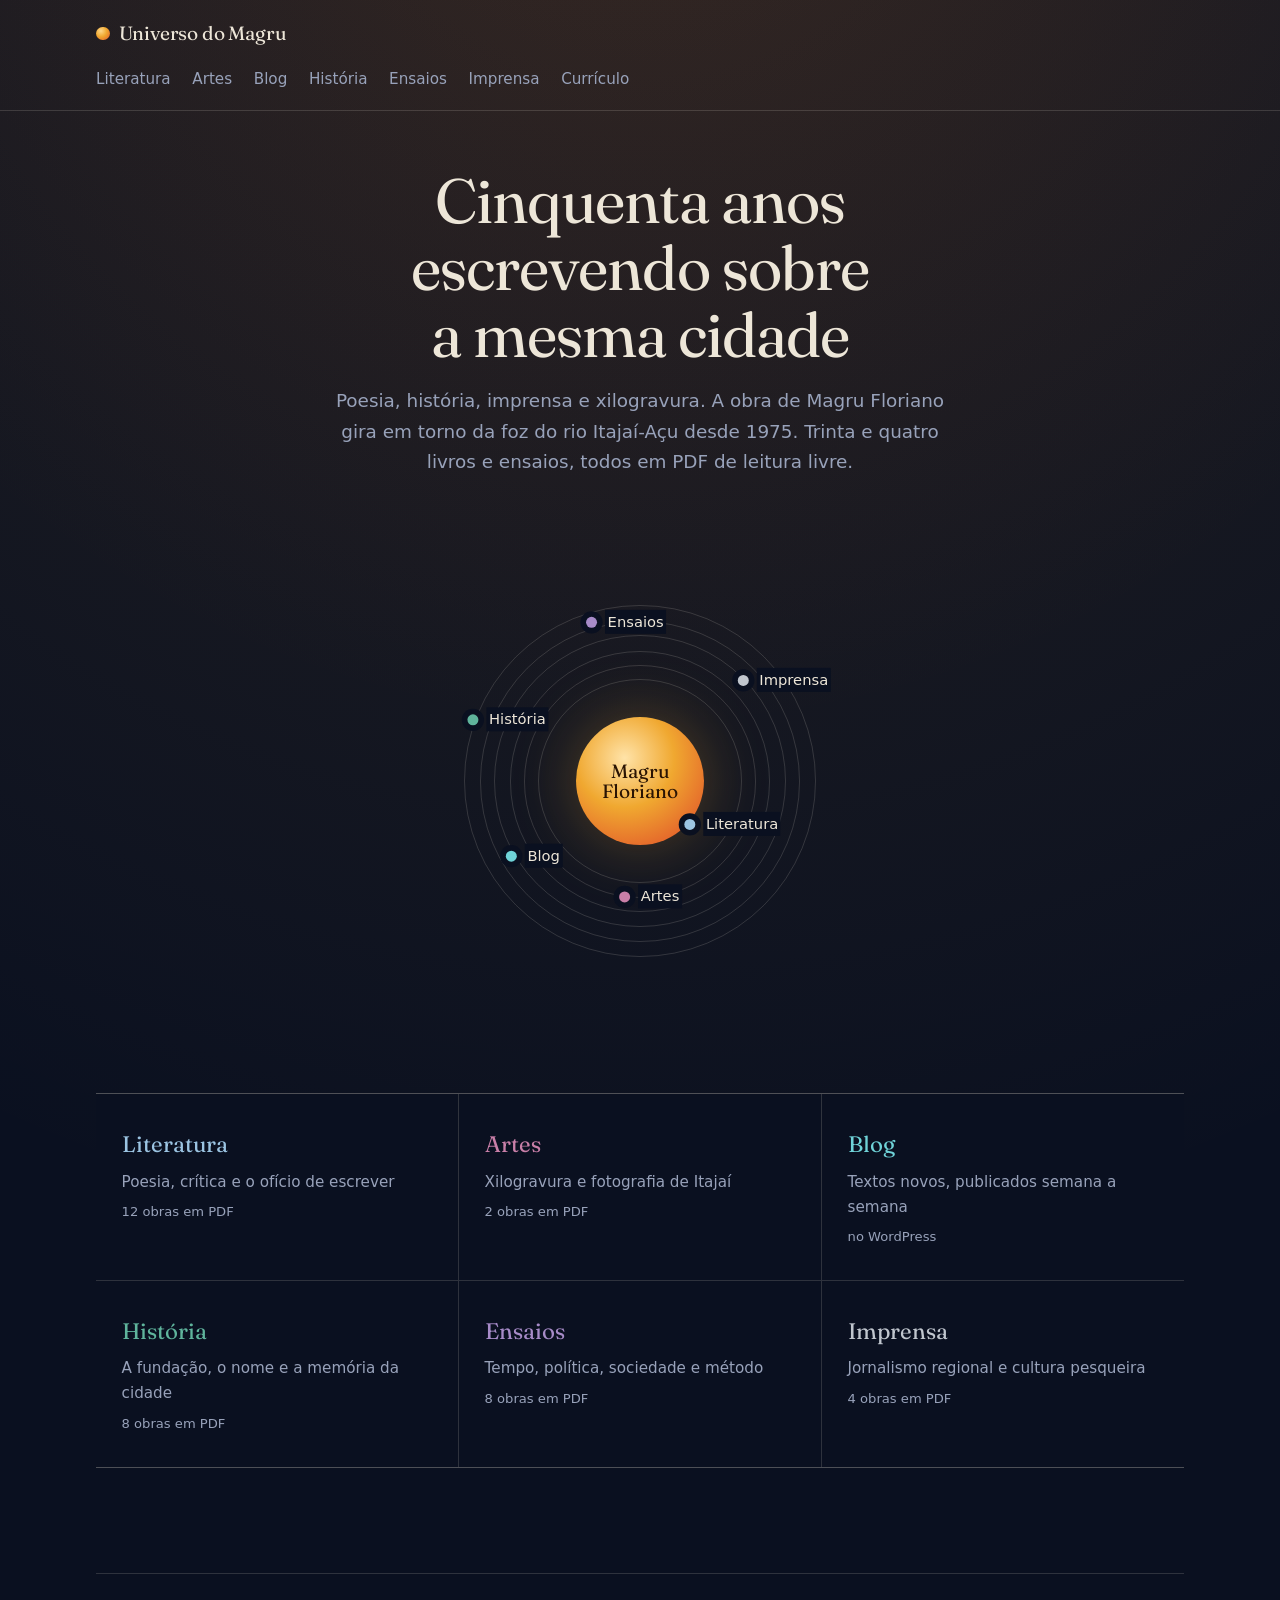
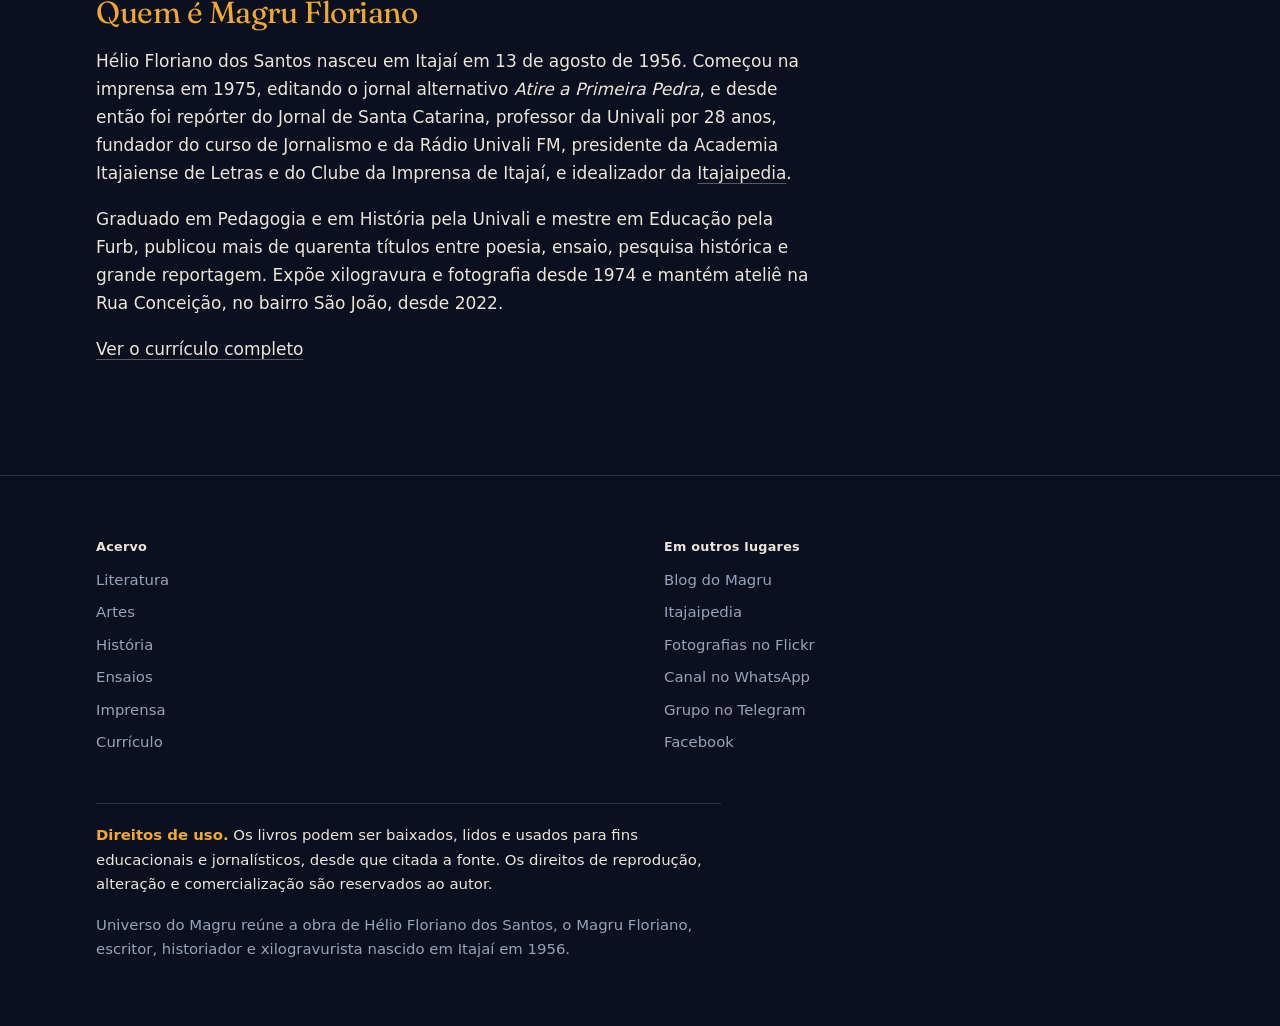
<file: index.html>
<!doctype html>
<html lang="pt-BR">
<head>
<meta charset="utf-8">
<meta name="viewport" content="width=device-width, initial-scale=1">
<title>Universo do Magru — obra de Magru Floriano: história de Itajaí, poesia e xilogravura</title>
<meta name="description" content="Acervo digital de Magru Floriano: 34 livros e ensaios em PDF sobre a história de Itajaí, imprensa regional, poesia e xilogravura. Leitura livre.">
<link rel="canonical" href="https://magru.com.br/">
<meta property="og:type" content="website">
<meta property="og:site_name" content="Universo do Magru">
<meta property="og:locale" content="pt_BR">
<meta property="og:title" content="Universo do Magru — obra de Magru Floriano: história de Itajaí, poesia e xilogravura">
<meta property="og:description" content="Acervo digital de Magru Floriano: 34 livros e ensaios em PDF sobre a história de Itajaí, imprensa regional, poesia e xilogravura. Leitura livre.">
<meta property="og:url" content="https://magru.com.br/">
<meta name="twitter:card" content="summary">
<link rel="icon" href="assets/favicon.svg" type="image/svg+xml">
<link rel="preconnect" href="https://fonts.gstatic.com" crossorigin>
<link rel="stylesheet" href="https://fonts.googleapis.com/css2?family=Fraunces:opsz,wght,SOFT,WONK@9..144,300..600,0..100,0..1&display=swap">
<link rel="stylesheet" href="assets/css/magru.css">
<script type="application/ld+json">{"@context": "https://schema.org", "@type": "Person", "name": "Magru Floriano", "alternateName": "Hélio Floriano dos Santos", "birthDate": "1956-08-13", "birthPlace": {"@type": "Place", "name": "Itajaí, Santa Catarina, Brasil"}, "jobTitle": ["Escritor", "Historiador", "Jornalista", "Xilogravurista"], "url": "https://magru.com.br/", "sameAs": ["https://blog.magru.com.br/blog/", "https://itajaipedia.com.br", "https://www.flickr.com/photos/magru-floriano/", "https://whatsapp.com/channel/0029Vb79qVyCRs1nXwrZxi33", "https://t.me/blogdomagru", "https://www.facebook.com/florianomagru", "https://itajaipedia.com.br/artigos/helio-floriano-dos-santos/"]}</script>
<script type="application/ld+json">{"@context": "https://schema.org", "@type": "WebSite", "name": "Universo do Magru", "url": "https://magru.com.br/", "inLanguage": "pt-BR", "about": "Obra de Magru Floriano sobre a história de Itajaí, imprensa regional, poesia e xilogravura", "copyrightHolder": {"@type": "Person", "name": "Magru Floriano"}, "copyrightNotice": "Os livros podem ser baixados, lidos e usados para fins educacionais e jornalísticos, desde que citada a fonte. Os direitos de reprodução, alteração e comercialização são reservados ao autor."}</script>
</head>
<body>
<a class="pular" href="#conteudo">Ir para o conteúdo</a>
<header class="topo">
  <div class="envelope">
    <div class="topo__interno">
      <a class="marca" href="index.html"><span class="marca__astro" aria-hidden="true"></span>Universo do Magru</a>
      <button class="menu-botao" type="button" aria-controls="rota" hidden>Seções</button>
    </div>
    <ul class="rota" id="rota">
      <li><a href="literatura/index.html">Literatura</a></li>
      <li><a href="artes/index.html">Artes</a></li>
      <li><a href="https://blog.magru.com.br/blog/">Blog</a></li>
      <li><a href="historia/index.html">História</a></li>
      <li><a href="ensaios/index.html">Ensaios</a></li>
      <li><a href="imprensa/index.html">Imprensa</a></li>
      <li><a href="curriculo/index.html">Currículo</a></li>
    </ul>
  </div>
</header>
<main id="conteudo">
  <div class="envelope abertura">
    <h1>Cinquenta anos escrevendo sobre a mesma cidade</h1>
    <p>Poesia, história, imprensa e xilogravura. A obra de Magru Floriano gira em torno da foz do rio Itajaí-Açu desde 1975. Trinta e quatro livros e ensaios, todos em PDF de leitura livre.</p>
  </div>

  <nav class="sistema" aria-label="Áreas do acervo">
    <div class="anel" style="--f: .58"></div>
    <div class="anel" style="--f: .66"></div>
    <div class="anel" style="--f: .74"></div>
    <div class="anel" style="--f: .83"></div>
    <div class="anel" style="--f: .91"></div>
    <div class="anel" style="--f: 1"></div>
    <p class="sol">Magru Floriano</p>
    <div class="orbita" style="--f: .58; --angulo: 25deg">
      <a class="planeta" href="literatura/index.html" style="--cor: var(--literatura)"><span>Literatura</span></a>
    </div>
    <div class="orbita" style="--f: .66; --angulo: 85deg">
      <a class="planeta" href="artes/index.html" style="--cor: var(--artes)"><span>Artes</span></a>
    </div>
    <div class="orbita" style="--f: .74; --angulo: 145deg">
      <a class="planeta" href="https://blog.magru.com.br/blog/" style="--cor: var(--blog)"><span>Blog</span></a>
    </div>
    <div class="orbita" style="--f: .83; --angulo: 205deg">
      <a class="planeta" href="historia/index.html" style="--cor: var(--historia)"><span>História</span></a>
    </div>
    <div class="orbita" style="--f: .91; --angulo: 265deg">
      <a class="planeta" href="ensaios/index.html" style="--cor: var(--ensaios)"><span>Ensaios</span></a>
    </div>
    <div class="orbita" style="--f: 1; --angulo: 325deg">
      <a class="planeta" href="imprensa/index.html" style="--cor: var(--imprensa)"><span>Imprensa</span></a>
    </div>
  </nav>

  <div class="envelope">
    <ul class="orbitas">
    <li><a href="literatura/index.html" style="--cor: var(--literatura)">
      <b>Literatura</b>
      <span>Poesia, crítica e o ofício de escrever</span>
      <em>12 obras em PDF</em>
    </a></li>
    <li><a href="artes/index.html" style="--cor: var(--artes)">
      <b>Artes</b>
      <span>Xilogravura e fotografia de Itajaí</span>
      <em>2 obras em PDF</em>
    </a></li>
    <li><a href="https://blog.magru.com.br/blog/" style="--cor: var(--blog)">
      <b>Blog</b>
      <span>Textos novos, publicados semana a semana</span>
      <em>no WordPress</em>
    </a></li>
    <li><a href="historia/index.html" style="--cor: var(--historia)">
      <b>História</b>
      <span>A fundação, o nome e a memória da cidade</span>
      <em>8 obras em PDF</em>
    </a></li>
    <li><a href="ensaios/index.html" style="--cor: var(--ensaios)">
      <b>Ensaios</b>
      <span>Tempo, política, sociedade e método</span>
      <em>8 obras em PDF</em>
    </a></li>
    <li><a href="imprensa/index.html" style="--cor: var(--imprensa)">
      <b>Imprensa</b>
      <span>Jornalismo regional e cultura pesqueira</span>
      <em>4 obras em PDF</em>
    </a></li>
    </ul>
  </div>

  <div class="envelope prosa">
    <h2>Quem é Magru Floriano</h2>
    <p>Hélio Floriano dos Santos nasceu em Itajaí em 13 de agosto de 1956. Começou na imprensa em 1975, editando o jornal alternativo <em>Atire a Primeira Pedra</em>, e desde então foi repórter do Jornal de Santa Catarina, professor da Univali por 28 anos, fundador do curso de Jornalismo e da Rádio Univali FM, presidente da Academia Itajaiense de Letras e do Clube da Imprensa de Itajaí, e idealizador da <a href="https://itajaipedia.com.br">Itajaipedia</a>.</p>
    <p>Graduado em Pedagogia e em História pela Univali e mestre em Educação pela Furb, publicou mais de quarenta títulos entre poesia, ensaio, pesquisa histórica e grande reportagem. Expõe xilogravura e fotografia desde 1974 e mantém ateliê na Rua Conceição, no bairro São João, desde 2022.</p>
    <p><a href="curriculo/index.html">Ver o currículo completo</a></p>
  </div>
</main>
<footer class="rodape">
  <div class="envelope">
    <div class="rodape__grade">
      <div>
        <h2>Acervo</h2>
        <ul>
          <li><a href="literatura/index.html">Literatura</a></li>
          <li><a href="artes/index.html">Artes</a></li>
          <li><a href="historia/index.html">História</a></li>
          <li><a href="ensaios/index.html">Ensaios</a></li>
          <li><a href="imprensa/index.html">Imprensa</a></li>
          <li><a href="curriculo/index.html">Currículo</a></li>
        </ul>
      </div>
      <div>
        <h2>Em outros lugares</h2>
        <ul>
          <li><a href="https://blog.magru.com.br/blog/">Blog do Magru</a></li>
          <li><a href="https://itajaipedia.com.br">Itajaipedia</a></li>
          <li><a href="https://www.flickr.com/photos/magru-floriano/">Fotografias no Flickr</a></li>
          <li><a href="https://whatsapp.com/channel/0029Vb79qVyCRs1nXwrZxi33">Canal no WhatsApp</a></li>
          <li><a href="https://t.me/blogdomagru">Grupo no Telegram</a></li>
          <li><a href="https://www.facebook.com/florianomagru">Facebook</a></li>
        </ul>
      </div>
    </div>
    <p class="rodape__nota" id="direitos"><b>Direitos de uso.</b> Os livros podem ser baixados, lidos e usados para fins educacionais e jornalísticos, desde que citada a fonte. Os direitos de reprodução, alteração e comercialização são reservados ao autor.</p>
    <p class="rodape__bio">Universo do Magru reúne a obra de Hélio Floriano dos Santos, o Magru Floriano, escritor, historiador e xilogravurista nascido em Itajaí em 1956.</p>
  </div>
</footer>
<script src="assets/js/magru.js" defer></script>
</body>
</html>
</file>
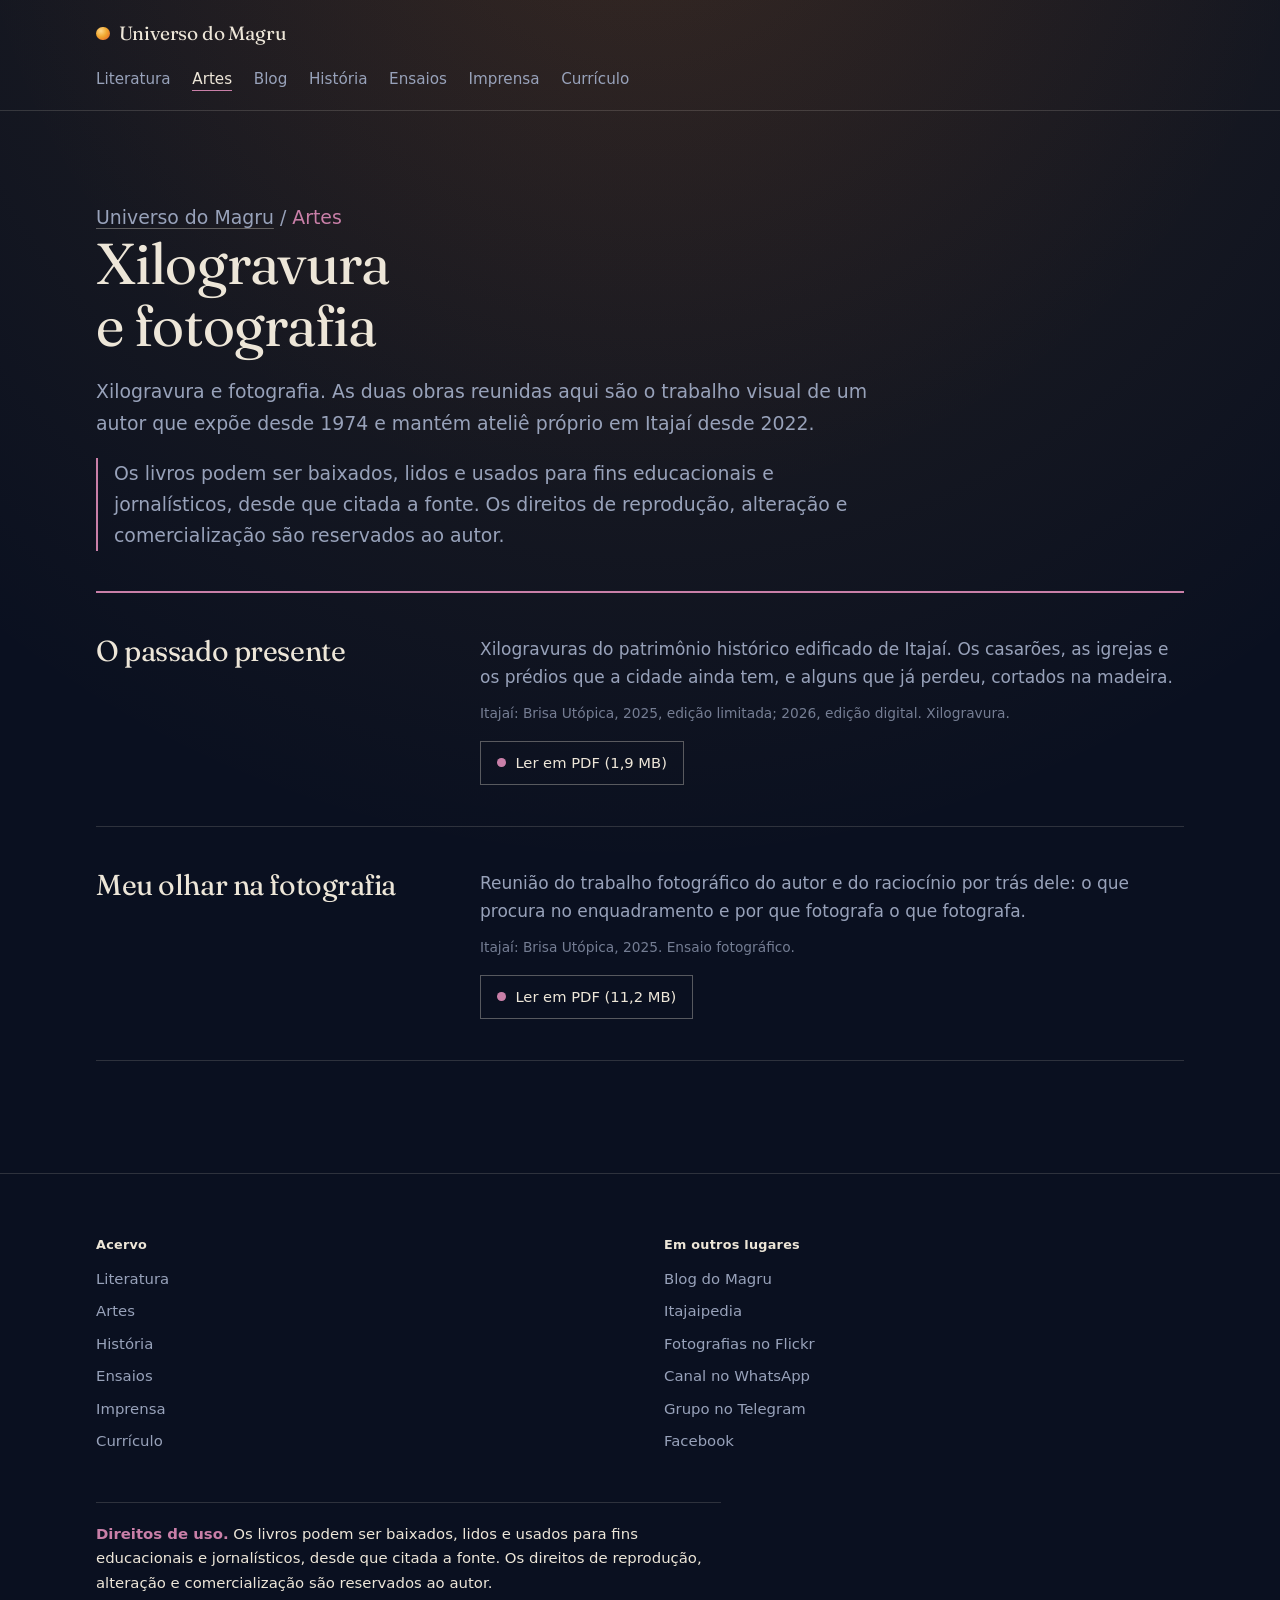
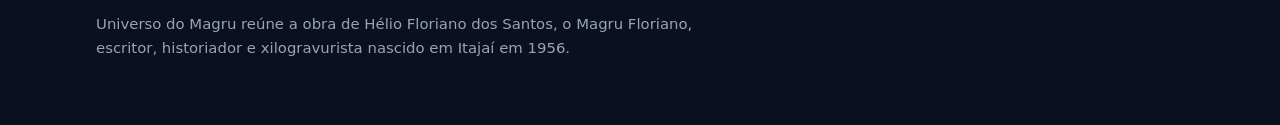
<file: artes/index.html>
<!doctype html>
<html lang="pt-BR" style="--acento: var(--artes)">
<head>
<meta charset="utf-8">
<meta name="viewport" content="width=device-width, initial-scale=1">
<title>Artes — Xilogravura e fotografia | Magru Floriano</title>
<meta name="description" content="Xilogravuras do patrimônio histórico de Itajaí e o ensaio fotográfico de Magru Floriano, em PDF de leitura livre.">
<link rel="canonical" href="https://magru.com.br/artes/">
<meta property="og:type" content="website">
<meta property="og:site_name" content="Universo do Magru">
<meta property="og:locale" content="pt_BR">
<meta property="og:title" content="Artes — Xilogravura e fotografia | Magru Floriano">
<meta property="og:description" content="Xilogravuras do patrimônio histórico de Itajaí e o ensaio fotográfico de Magru Floriano, em PDF de leitura livre.">
<meta property="og:url" content="https://magru.com.br/artes/">
<meta name="twitter:card" content="summary">
<link rel="icon" href="../assets/favicon.svg" type="image/svg+xml">
<link rel="preconnect" href="https://fonts.gstatic.com" crossorigin>
<link rel="stylesheet" href="https://fonts.googleapis.com/css2?family=Fraunces:opsz,wght,SOFT,WONK@9..144,300..600,0..100,0..1&display=swap">
<link rel="stylesheet" href="../assets/css/magru.css">
<script type="application/ld+json">{"@context": "https://schema.org", "@type": "CollectionPage", "name": "Artes", "url": "https://magru.com.br/artes/", "inLanguage": "pt-BR", "description": "Xilogravuras do patrimônio histórico de Itajaí e o ensaio fotográfico de Magru Floriano, em PDF de leitura livre.", "mainEntity": {"@type": "ItemList", "numberOfItems": 2, "itemListElement": [{"@type": "ListItem", "position": 1, "item": {"@type": "Book", "name": "O passado presente", "author": {"@type": "Person", "name": "Magru Floriano"}, "inLanguage": "pt-BR", "url": "https://blog.magru.com.br/wp-content/uploads/2026/01/magru-floriano_o-passado-presente.pdf", "encodingFormat": "application/pdf", "abstract": "Xilogravuras do patrimônio histórico edificado de Itajaí. Os casarões, as igrejas e os prédios que a cidade ainda tem, e alguns que já perdeu, cortados na madeira.", "isAccessibleForFree": true, "copyrightHolder": {"@type": "Person", "name": "Magru Floriano"}, "copyrightNotice": "Os livros podem ser baixados, lidos e usados para fins educacionais e jornalísticos, desde que citada a fonte. Os direitos de reprodução, alteração e comercialização são reservados ao autor."}}, {"@type": "ListItem", "position": 2, "item": {"@type": "Book", "name": "Meu olhar na fotografia", "author": {"@type": "Person", "name": "Magru Floriano"}, "inLanguage": "pt-BR", "url": "https://blog.magru.com.br/wp-content/uploads/2026/02/magru-floriano_meu-olhar-na-foto.pdf", "encodingFormat": "application/pdf", "abstract": "Reunião do trabalho fotográfico do autor e do raciocínio por trás dele: o que procura no enquadramento e por que fotografa o que fotografa.", "isAccessibleForFree": true, "copyrightHolder": {"@type": "Person", "name": "Magru Floriano"}, "copyrightNotice": "Os livros podem ser baixados, lidos e usados para fins educacionais e jornalísticos, desde que citada a fonte. Os direitos de reprodução, alteração e comercialização são reservados ao autor."}}]}}</script>
<script type="application/ld+json">{"@context": "https://schema.org", "@type": "BreadcrumbList", "itemListElement": [{"@type": "ListItem", "position": 1, "name": "Universo do Magru", "item": "https://magru.com.br/"}, {"@type": "ListItem", "position": 2, "name": "Artes", "item": "https://magru.com.br/artes/"}]}</script>
</head>
<body>
<a class="pular" href="#conteudo">Ir para o conteúdo</a>
<header class="topo">
  <div class="envelope">
    <div class="topo__interno">
      <a class="marca" href="../index.html"><span class="marca__astro" aria-hidden="true"></span>Universo do Magru</a>
      <button class="menu-botao" type="button" aria-controls="rota" hidden>Seções</button>
    </div>
    <ul class="rota" id="rota">
      <li><a href="../literatura/index.html">Literatura</a></li>
      <li><a href="../artes/index.html" aria-current="page">Artes</a></li>
      <li><a href="https://blog.magru.com.br/blog/">Blog</a></li>
      <li><a href="../historia/index.html">História</a></li>
      <li><a href="../ensaios/index.html">Ensaios</a></li>
      <li><a href="../imprensa/index.html">Imprensa</a></li>
      <li><a href="../curriculo/index.html">Currículo</a></li>
    </ul>
  </div>
</header>
<main id="conteudo">
  <div class="envelope cabeca">
    <p class="migalhas"><a href="../index.html">Universo do Magru</a> / <b>Artes</b></p>
    <h1>Xilogravura e fotografia</h1>
    <p>Xilogravura e fotografia. As duas obras reunidas aqui são o trabalho visual de um autor que expõe desde 1974 e mantém ateliê próprio em Itajaí desde 2022.</p>
    <p class="nota-direitos">Os livros podem ser baixados, lidos e usados para fins educacionais e jornalísticos, desde que citada a fonte. Os direitos de reprodução, alteração e comercialização são reservados ao autor.</p>
  </div>
  <div class="envelope">
    <ul class="acervo">
      <li class="obra">
        <h2>O passado presente</h2>
        <p>Xilogravuras do patrimônio histórico edificado de Itajaí. Os casarões, as igrejas e os prédios que a cidade ainda tem, e alguns que já perdeu, cortados na madeira.</p>
        <p class="obra__ficha">Itajaí: Brisa Utópica, 2025, edição limitada; 2026, edição digital. Xilogravura.</p>
        <a class="baixar" href="https://blog.magru.com.br/wp-content/uploads/2026/01/magru-floriano_o-passado-presente.pdf" type="application/pdf" aria-label="Ler em PDF (1,9 MB): O passado presente">Ler em PDF (1,9 MB)</a>
      </li>
      <li class="obra">
        <h2>Meu olhar na fotografia</h2>
        <p>Reunião do trabalho fotográfico do autor e do raciocínio por trás dele: o que procura no enquadramento e por que fotografa o que fotografa.</p>
        <p class="obra__ficha">Itajaí: Brisa Utópica, 2025. Ensaio fotográfico.</p>
        <a class="baixar" href="https://blog.magru.com.br/wp-content/uploads/2026/02/magru-floriano_meu-olhar-na-foto.pdf" type="application/pdf" aria-label="Ler em PDF (11,2 MB): Meu olhar na fotografia">Ler em PDF (11,2 MB)</a>
      </li>
    </ul>
  </div>
</main>
<footer class="rodape">
  <div class="envelope">
    <div class="rodape__grade">
      <div>
        <h2>Acervo</h2>
        <ul>
          <li><a href="../literatura/index.html">Literatura</a></li>
          <li><a href="../artes/index.html">Artes</a></li>
          <li><a href="../historia/index.html">História</a></li>
          <li><a href="../ensaios/index.html">Ensaios</a></li>
          <li><a href="../imprensa/index.html">Imprensa</a></li>
          <li><a href="../curriculo/index.html">Currículo</a></li>
        </ul>
      </div>
      <div>
        <h2>Em outros lugares</h2>
        <ul>
          <li><a href="https://blog.magru.com.br/blog/">Blog do Magru</a></li>
          <li><a href="https://itajaipedia.com.br">Itajaipedia</a></li>
          <li><a href="https://www.flickr.com/photos/magru-floriano/">Fotografias no Flickr</a></li>
          <li><a href="https://whatsapp.com/channel/0029Vb79qVyCRs1nXwrZxi33">Canal no WhatsApp</a></li>
          <li><a href="https://t.me/blogdomagru">Grupo no Telegram</a></li>
          <li><a href="https://www.facebook.com/florianomagru">Facebook</a></li>
        </ul>
      </div>
    </div>
    <p class="rodape__nota" id="direitos"><b>Direitos de uso.</b> Os livros podem ser baixados, lidos e usados para fins educacionais e jornalísticos, desde que citada a fonte. Os direitos de reprodução, alteração e comercialização são reservados ao autor.</p>
    <p class="rodape__bio">Universo do Magru reúne a obra de Hélio Floriano dos Santos, o Magru Floriano, escritor, historiador e xilogravurista nascido em Itajaí em 1956.</p>
  </div>
</footer>
<script src="../assets/js/magru.js" defer></script>
</body>
</html>
</file>
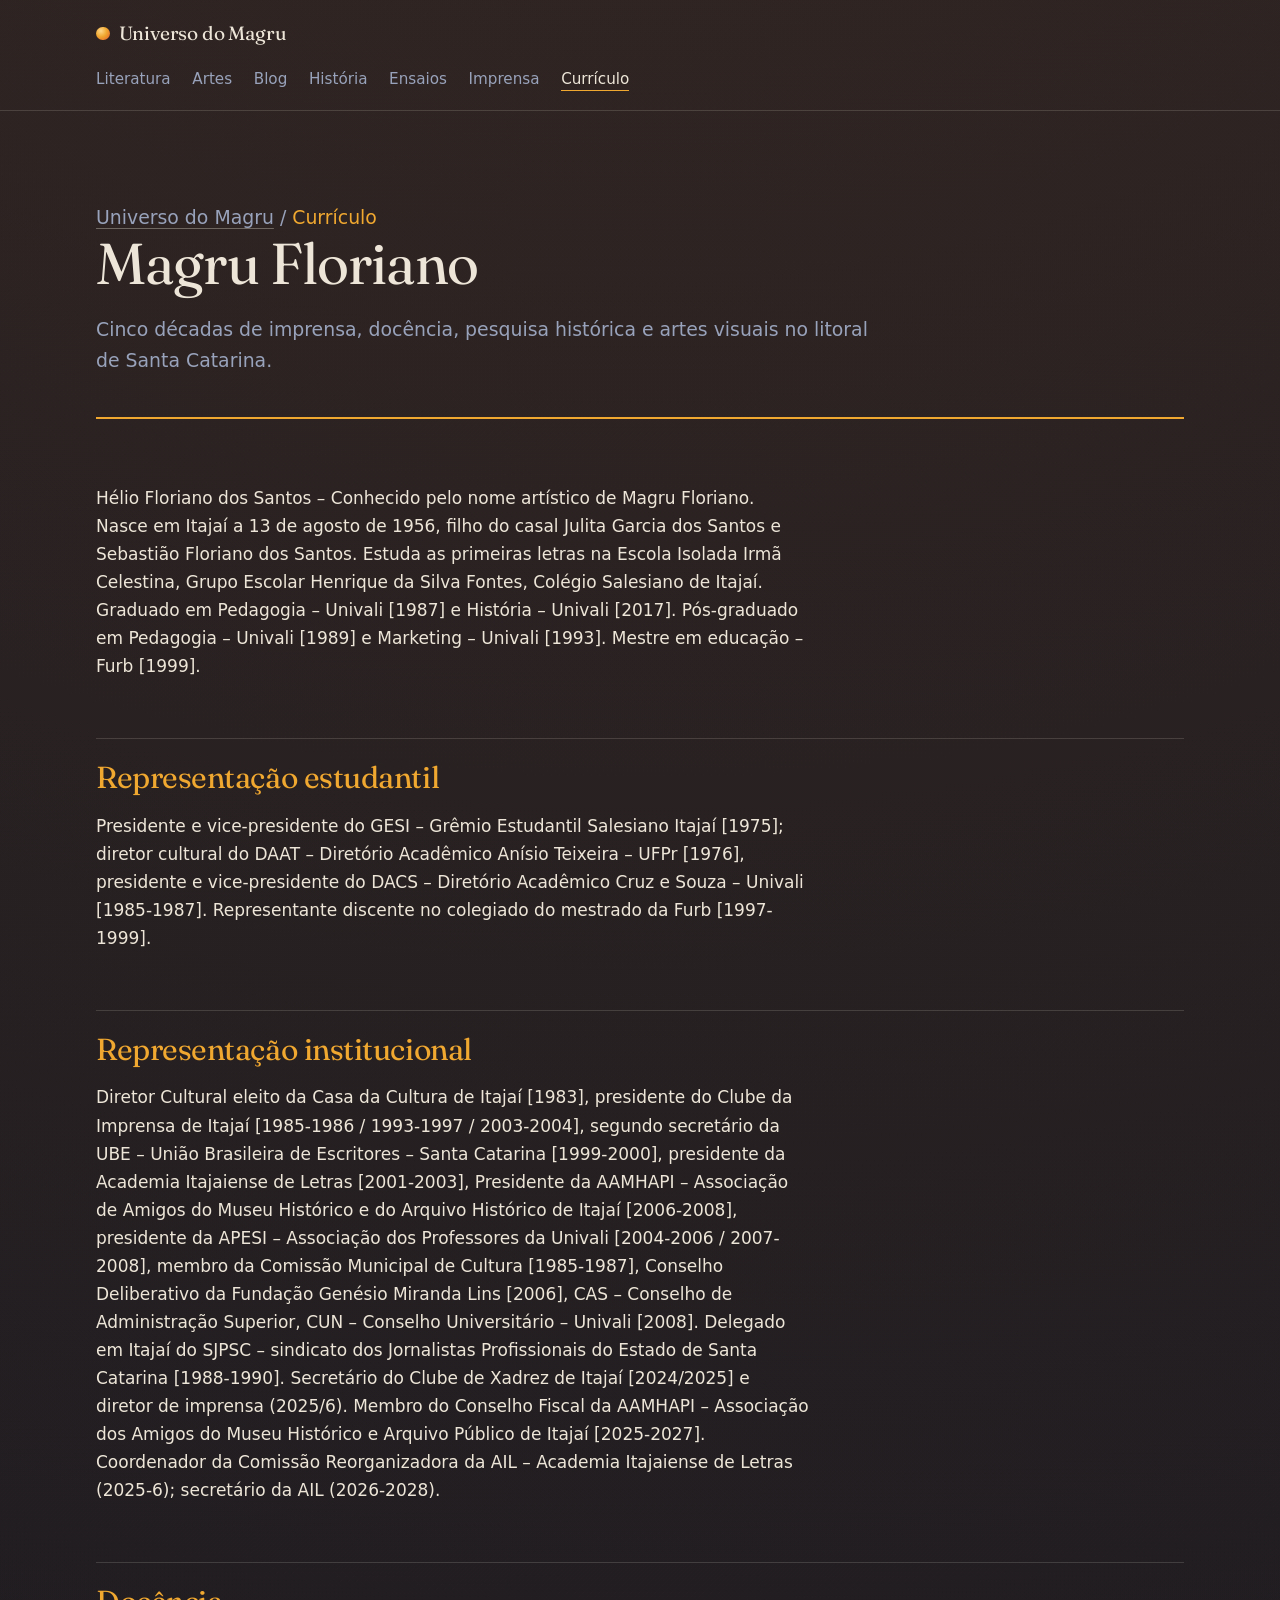
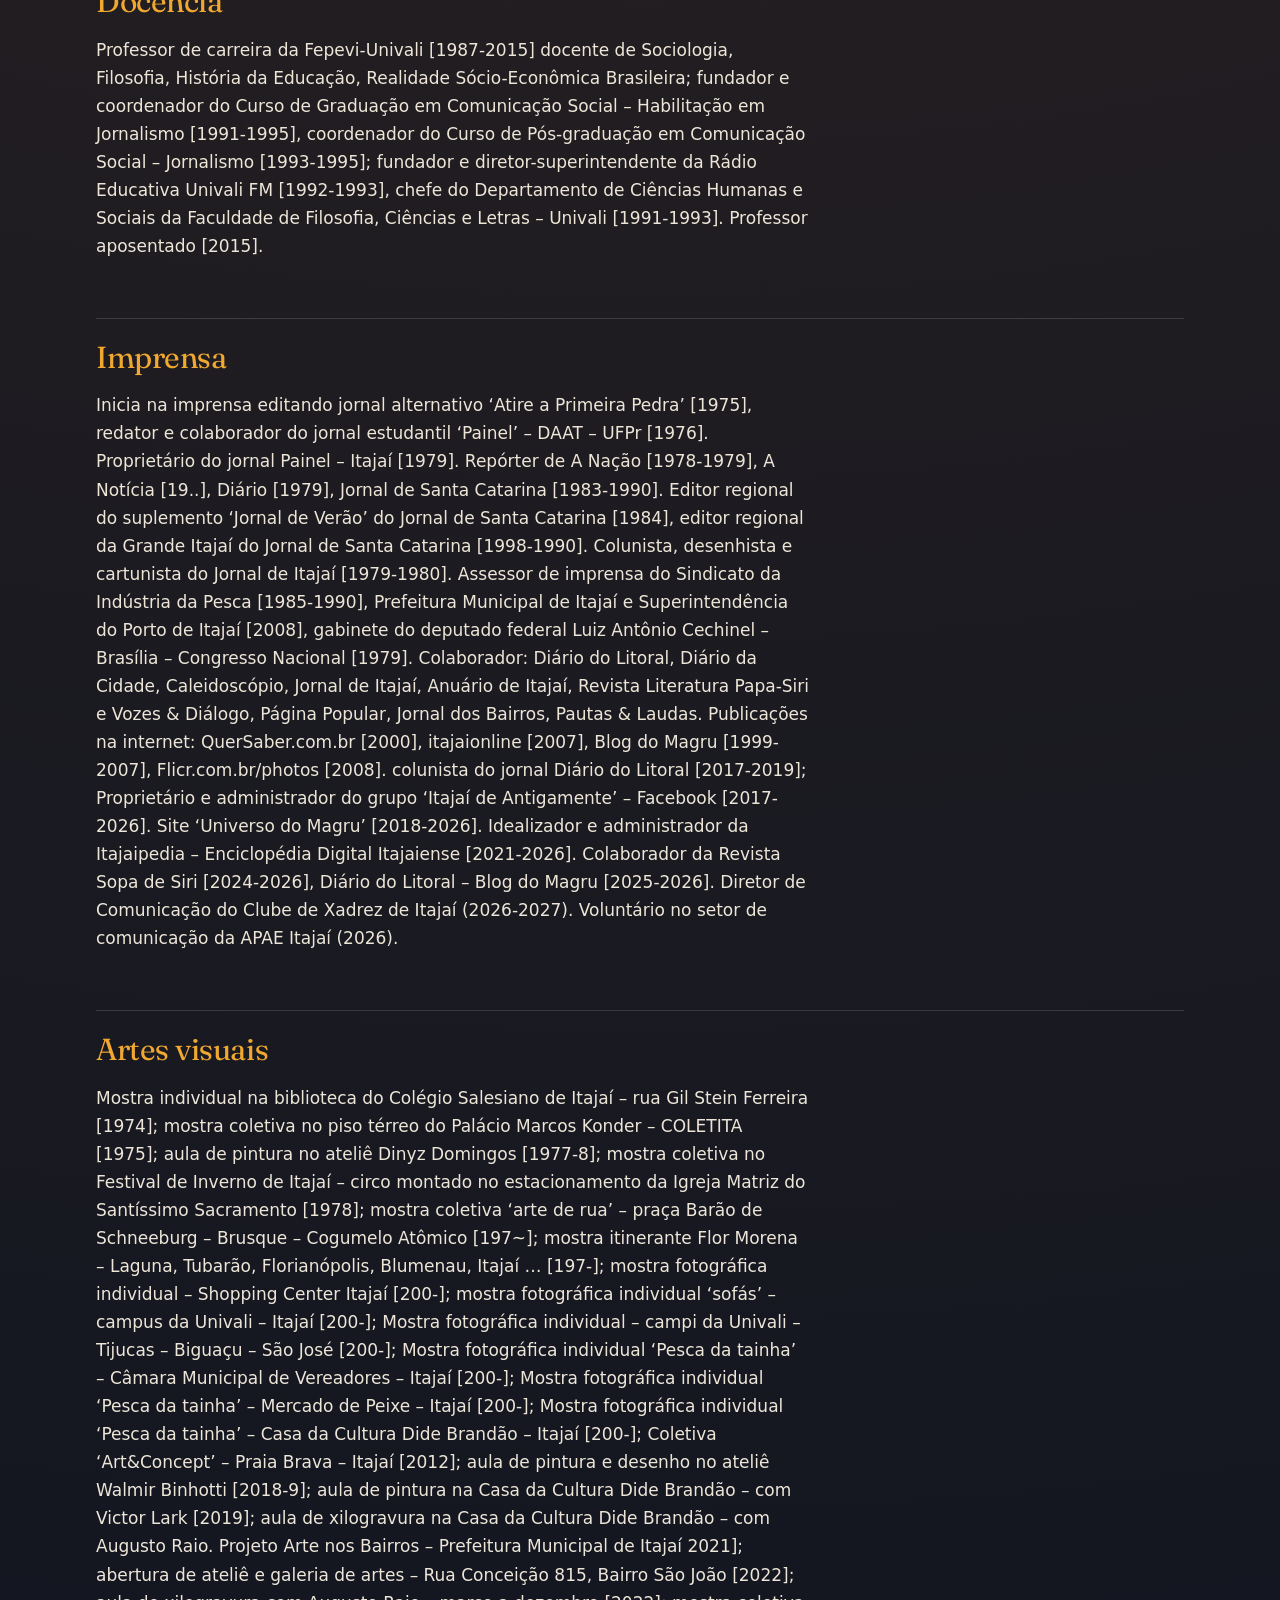
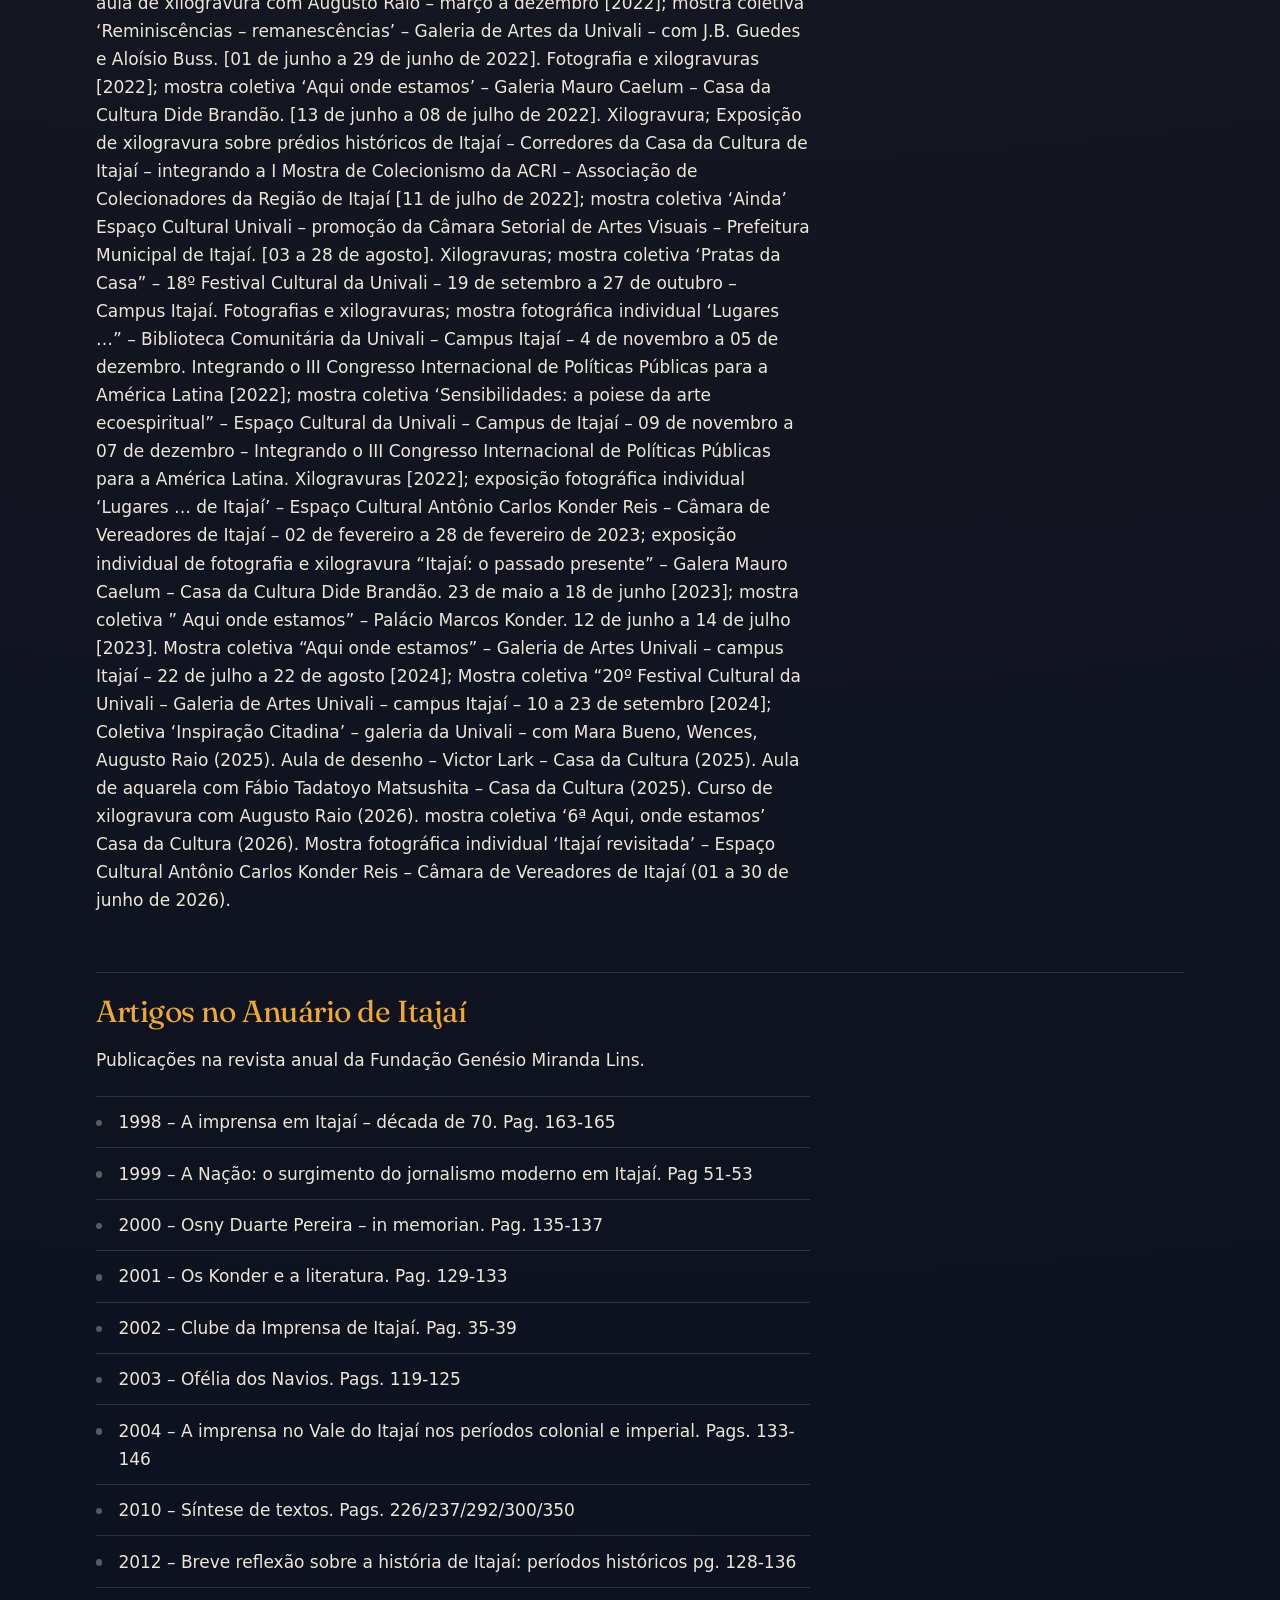
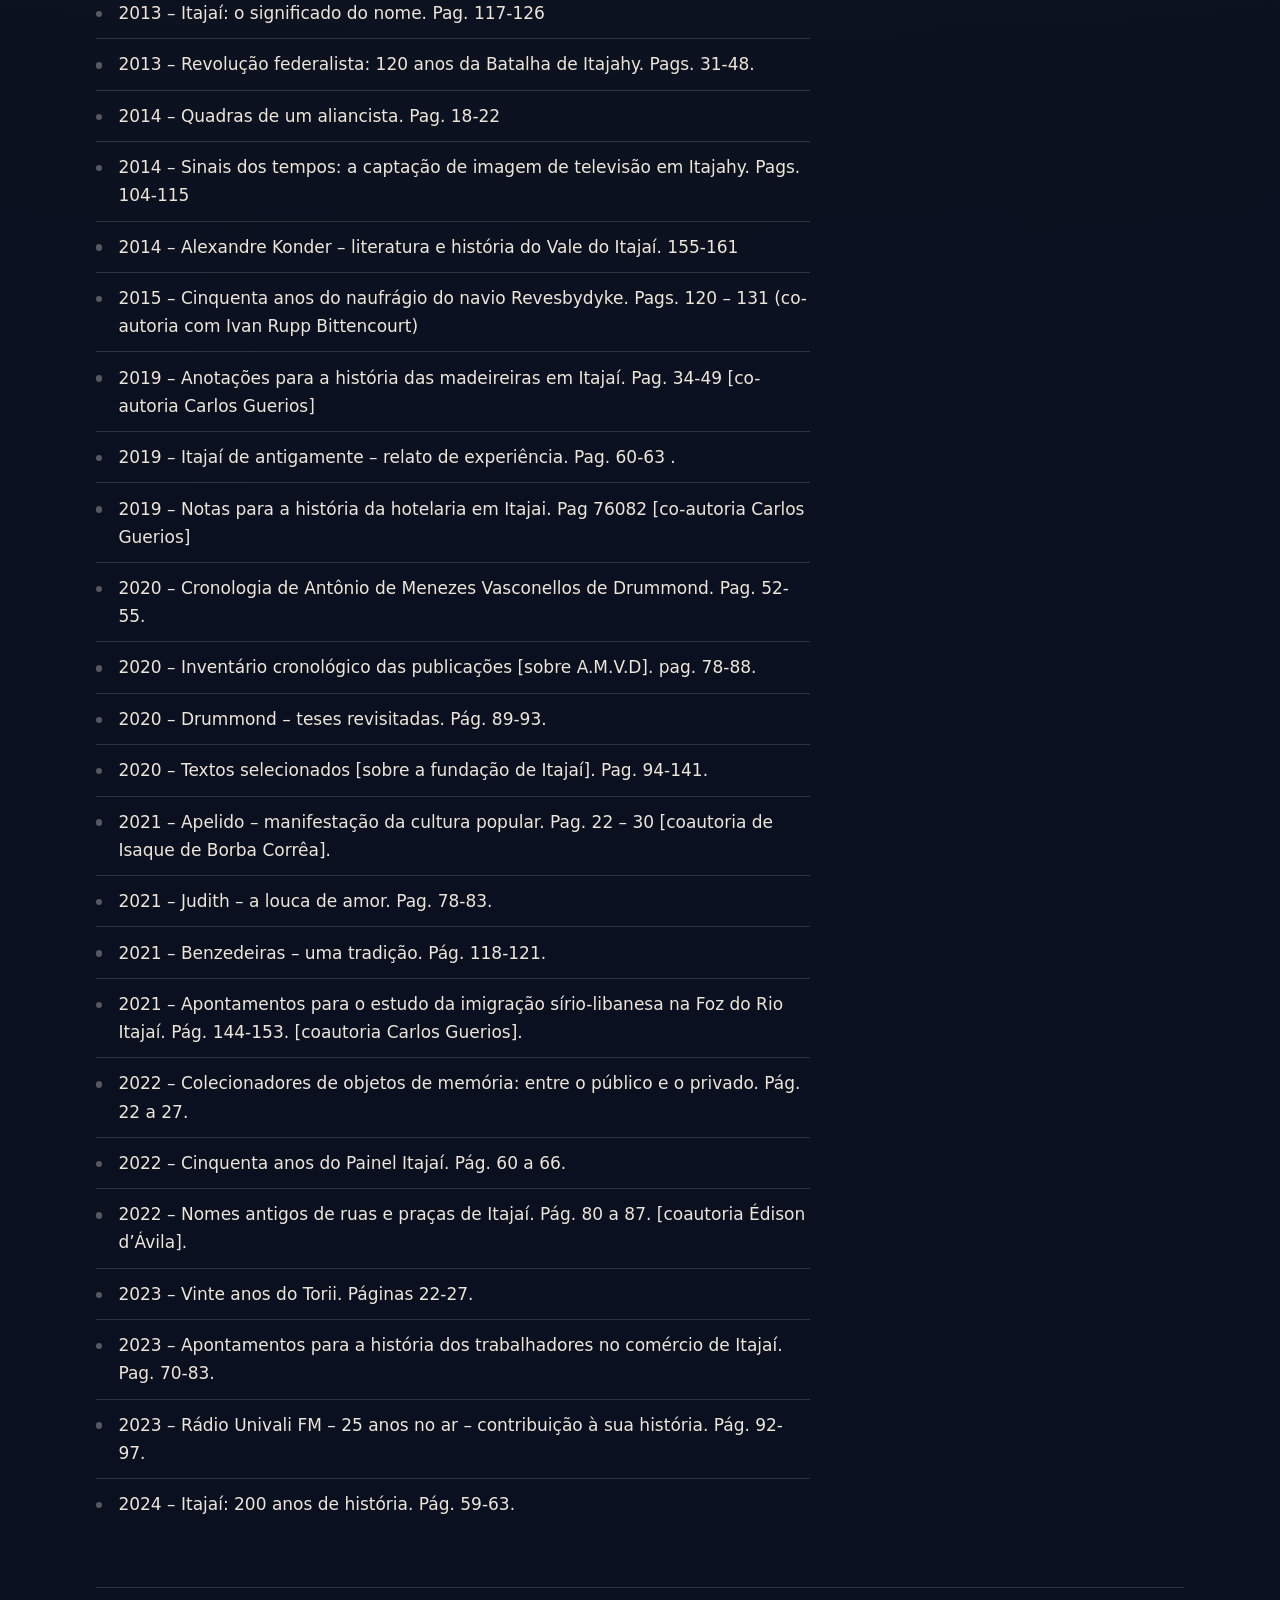
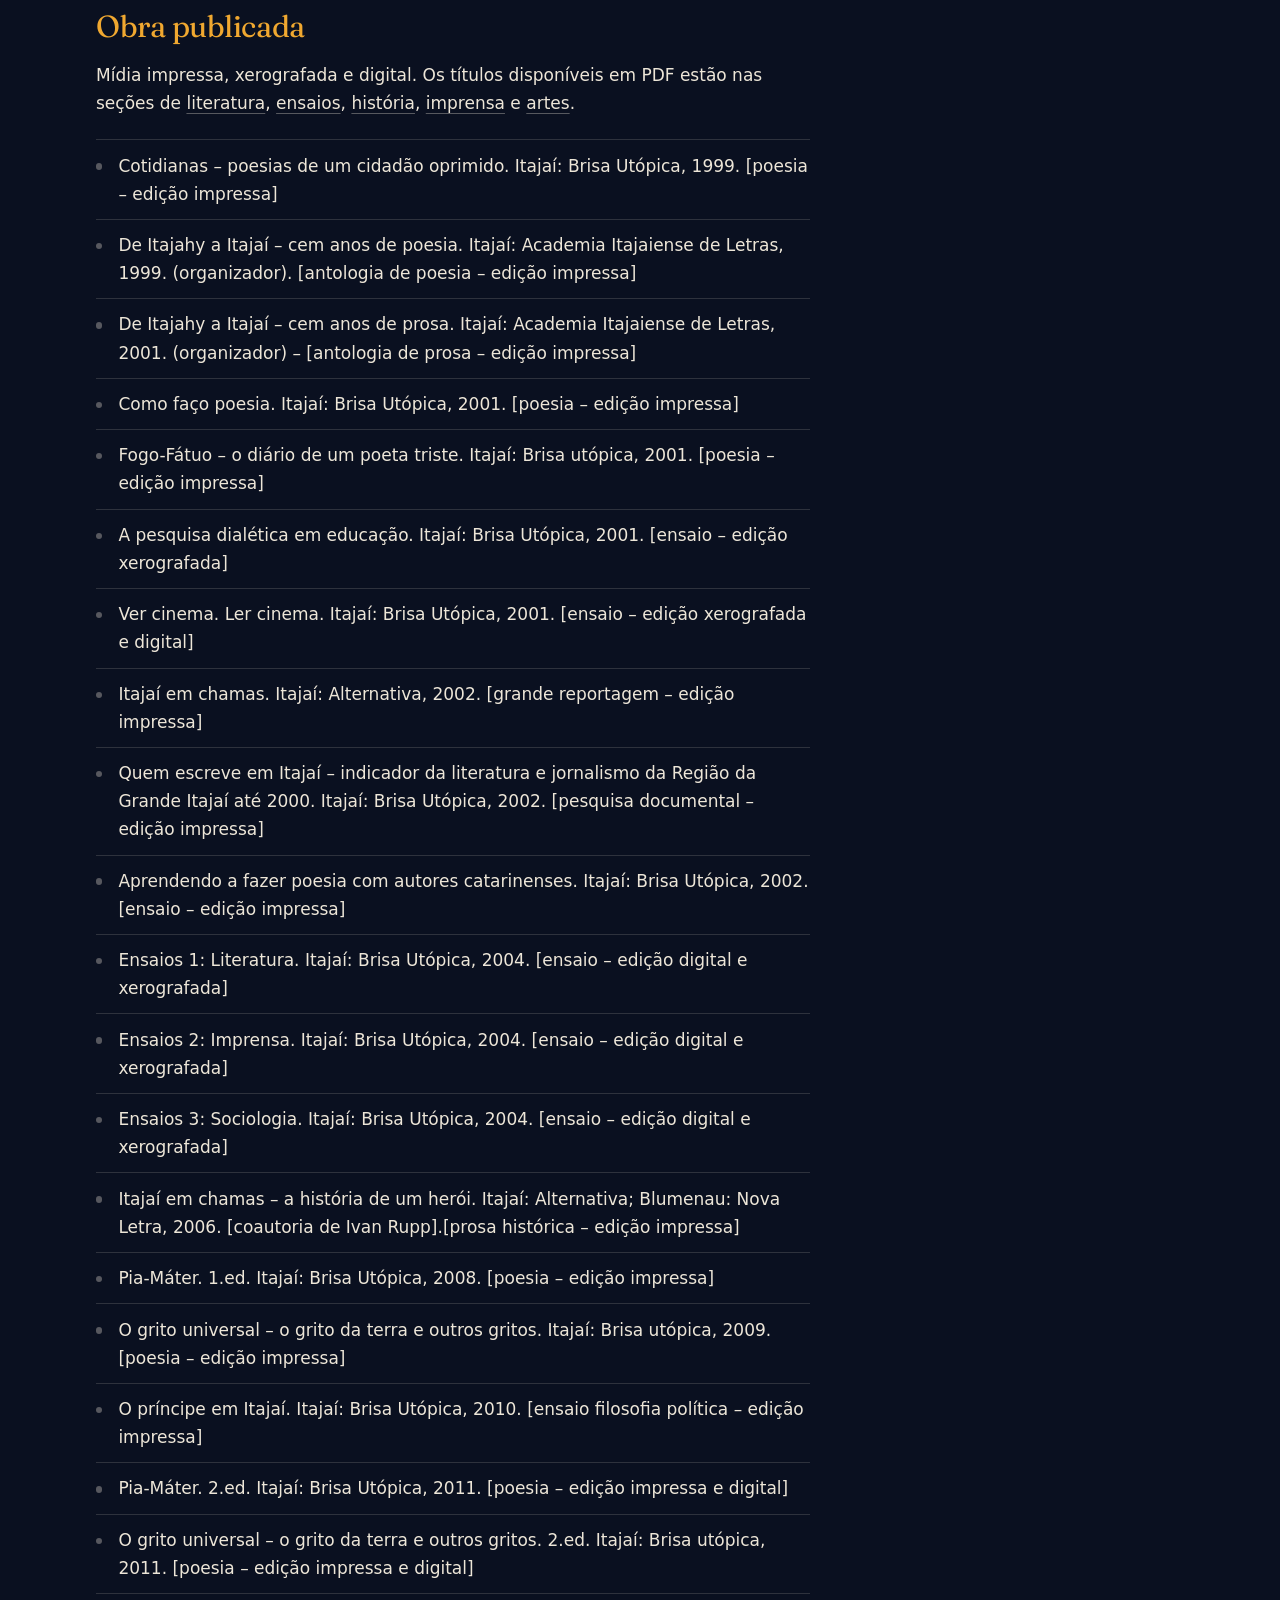
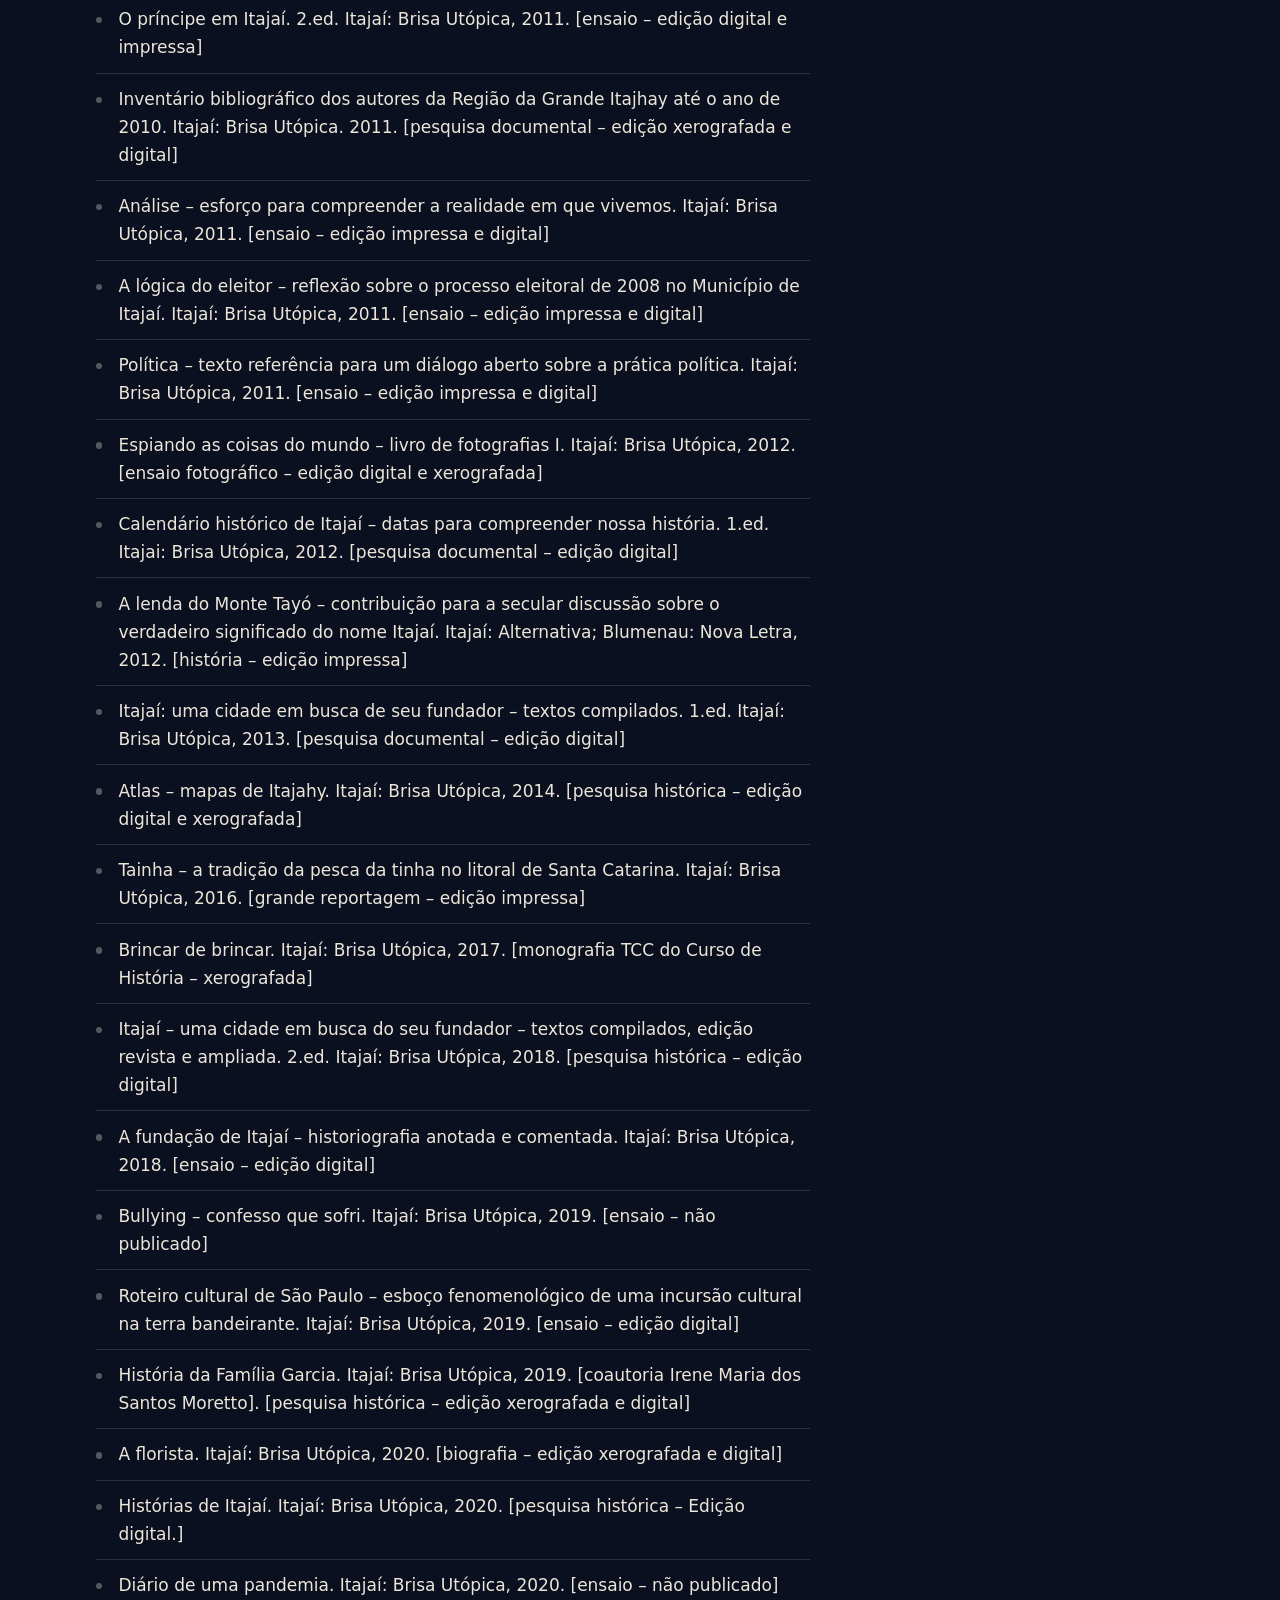
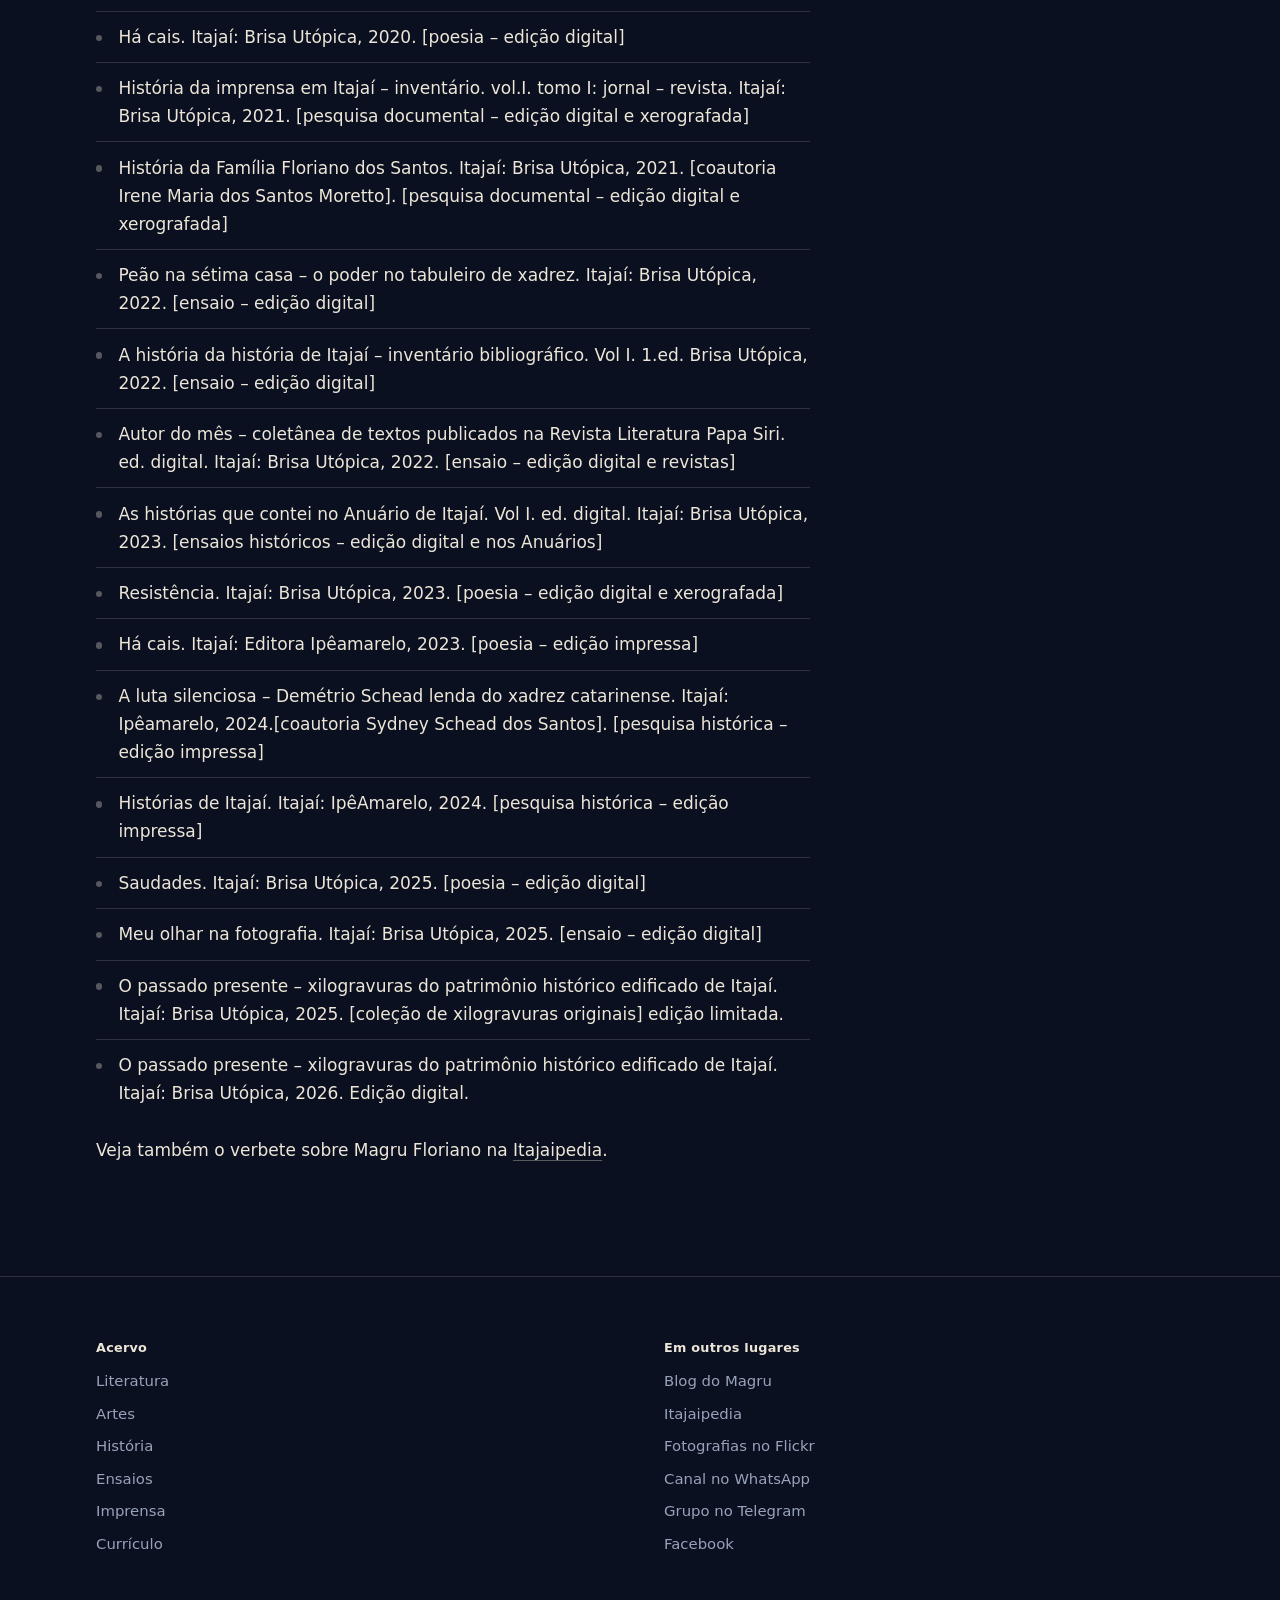
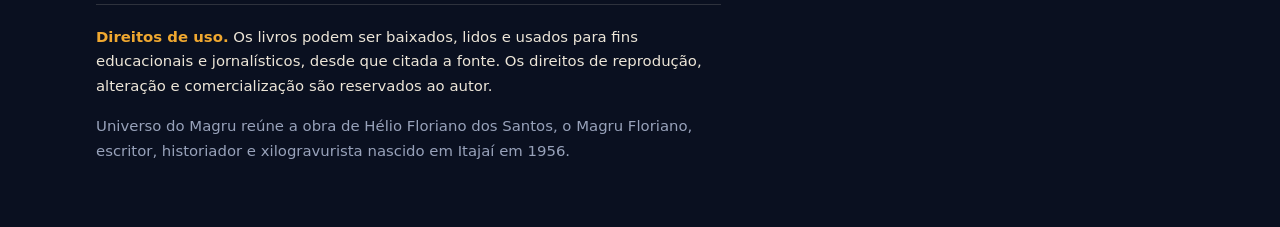
<file: curriculo/index.html>
<!doctype html>
<html lang="pt-BR">
<head>
<meta charset="utf-8">
<meta name="viewport" content="width=device-width, initial-scale=1">
<title>Currículo de Magru Floriano — escritor, historiador e jornalista de Itajaí</title>
<meta name="description" content="Trajetória de Hélio Floriano dos Santos, o Magru Floriano: imprensa desde 1975, docência na Univali, pesquisa histórica sobre Itajaí, xilogravura e obra publicada.">
<link rel="canonical" href="https://magru.com.br/curriculo/">
<meta property="og:type" content="website">
<meta property="og:site_name" content="Universo do Magru">
<meta property="og:locale" content="pt_BR">
<meta property="og:title" content="Currículo de Magru Floriano — escritor, historiador e jornalista de Itajaí">
<meta property="og:description" content="Trajetória de Hélio Floriano dos Santos, o Magru Floriano: imprensa desde 1975, docência na Univali, pesquisa histórica sobre Itajaí, xilogravura e obra publicada.">
<meta property="og:url" content="https://magru.com.br/curriculo/">
<meta name="twitter:card" content="summary">
<link rel="icon" href="../assets/favicon.svg" type="image/svg+xml">
<link rel="preconnect" href="https://fonts.gstatic.com" crossorigin>
<link rel="stylesheet" href="https://fonts.googleapis.com/css2?family=Fraunces:opsz,wght,SOFT,WONK@9..144,300..600,0..100,0..1&display=swap">
<link rel="stylesheet" href="../assets/css/magru.css">
<script type="application/ld+json">{"@context": "https://schema.org", "@type": "ProfilePage", "url": "https://magru.com.br/curriculo/", "inLanguage": "pt-BR", "mainEntity": {"@type": "Person", "name": "Magru Floriano", "alternateName": "Hélio Floriano dos Santos", "birthDate": "1956-08-13", "birthPlace": {"@type": "Place", "name": "Itajaí, Santa Catarina, Brasil"}, "jobTitle": ["Escritor", "Historiador", "Jornalista", "Xilogravurista"], "alumniOf": [{"@type": "CollegeOrUniversity", "name": "Univali"}, {"@type": "CollegeOrUniversity", "name": "Furb"}], "url": "https://magru.com.br/curriculo/"}}</script>
<script type="application/ld+json">{"@context": "https://schema.org", "@type": "BreadcrumbList", "itemListElement": [{"@type": "ListItem", "position": 1, "name": "Universo do Magru", "item": "https://magru.com.br/"}, {"@type": "ListItem", "position": 2, "name": "Currículo", "item": "https://magru.com.br/curriculo/"}]}</script>
</head>
<body>
<a class="pular" href="#conteudo">Ir para o conteúdo</a>
<header class="topo">
  <div class="envelope">
    <div class="topo__interno">
      <a class="marca" href="../index.html"><span class="marca__astro" aria-hidden="true"></span>Universo do Magru</a>
      <button class="menu-botao" type="button" aria-controls="rota" hidden>Seções</button>
    </div>
    <ul class="rota" id="rota">
      <li><a href="../literatura/index.html">Literatura</a></li>
      <li><a href="../artes/index.html">Artes</a></li>
      <li><a href="https://blog.magru.com.br/blog/">Blog</a></li>
      <li><a href="../historia/index.html">História</a></li>
      <li><a href="../ensaios/index.html">Ensaios</a></li>
      <li><a href="../imprensa/index.html">Imprensa</a></li>
      <li><a href="../curriculo/index.html" aria-current="page">Currículo</a></li>
    </ul>
  </div>
</header>
<main id="conteudo">
  <div class="envelope cabeca">
    <p class="migalhas"><a href="../index.html">Universo do Magru</a> / <b>Currículo</b></p>
    <h1>Magru Floriano</h1>
    <p>Cinco décadas de imprensa, docência, pesquisa histórica e artes visuais no litoral de Santa Catarina.</p>
  </div>
  <div class="envelope prosa">
    <p>Hélio Floriano dos Santos – Conhecido pelo nome artístico de Magru Floriano. Nasce em Itajaí a 13 de agosto de 1956, filho do casal Julita Garcia dos Santos e Sebastião Floriano dos Santos. Estuda as primeiras letras na Escola Isolada Irmã Celestina, Grupo Escolar Henrique da Silva Fontes, Colégio Salesiano de Itajaí. Graduado em Pedagogia – Univali [1987] e História – Univali [2017]. Pós-graduado em Pedagogia – Univali [1989] e Marketing – Univali [1993]. Mestre em educação – Furb [1999].</p>
    <h2>Representação estudantil</h2>
    <p>Presidente e vice-presidente do GESI – Grêmio Estudantil Salesiano Itajaí [1975]; diretor cultural do DAAT – Diretório Acadêmico Anísio Teixeira – UFPr [1976], presidente e vice-presidente do DACS – Diretório Acadêmico Cruz e Souza – Univali [1985-1987]. Representante discente no colegiado do mestrado da Furb [1997-1999].</p>
    <h2>Representação institucional</h2>
    <p>Diretor Cultural eleito da Casa da Cultura de Itajaí [1983], presidente do Clube da Imprensa de Itajaí [1985-1986 / 1993-1997 / 2003-2004], segundo secretário da UBE – União Brasileira de Escritores – Santa Catarina [1999-2000], presidente da Academia Itajaiense de Letras [2001-2003], Presidente da AAMHAPI – Associação de Amigos do Museu Histórico e do Arquivo Histórico de Itajaí [2006-2008], presidente da APESI – Associação dos Professores da Univali [2004-2006 / 2007-2008], membro da Comissão Municipal de Cultura [1985-1987], Conselho Deliberativo da Fundação Genésio Miranda Lins [2006], CAS – Conselho de Administração Superior, CUN – Conselho Universitário – Univali [2008]. Delegado em Itajaí do SJPSC – sindicato dos Jornalistas Profissionais do Estado de Santa Catarina [1988-1990]. Secretário do Clube de Xadrez de Itajaí [2024/2025] e diretor de imprensa (2025/6). Membro do Conselho Fiscal da AAMHAPI – Associação dos Amigos do Museu Histórico e Arquivo Público de Itajaí [2025-2027]. Coordenador da Comissão Reorganizadora da AIL – Academia Itajaiense de Letras (2025-6); secretário da AIL (2026-2028).</p>
    <h2>Docência</h2>
    <p>Professor de carreira da Fepevi-Univali [1987-2015] docente de Sociologia, Filosofia, História da Educação, Realidade Sócio-Econômica Brasileira; fundador e coordenador do Curso de Graduação em Comunicação Social – Habilitação em Jornalismo [1991-1995], coordenador do Curso de Pós-graduação em Comunicação Social – Jornalismo [1993-1995]; fundador e diretor-superintendente da Rádio Educativa Univali FM [1992-1993], chefe do Departamento de Ciências Humanas e Sociais da Faculdade de Filosofia, Ciências e Letras – Univali [1991-1993]. Professor aposentado [2015].</p>
    <h2>Imprensa</h2>
    <p>Inicia na imprensa editando jornal alternativo ‘Atire a Primeira Pedra’ [1975], redator e colaborador do jornal estudantil ‘Painel’ – DAAT – UFPr [1976]. Proprietário do jornal Painel – Itajaí [1979]. Repórter de A Nação [1978-1979], A Notícia [19..], Diário [1979], Jornal de Santa Catarina [1983-1990]. Editor regional do suplemento ‘Jornal de Verão’ do Jornal de Santa Catarina [1984], editor regional da Grande Itajaí do Jornal de Santa Catarina [1998-1990]. Colunista, desenhista e cartunista do Jornal de Itajaí [1979-1980]. Assessor de imprensa do Sindicato da Indústria da Pesca [1985-1990], Prefeitura Municipal de Itajaí e Superintendência do Porto de Itajaí [2008], gabinete do deputado federal Luiz Antônio Cechinel – Brasília – Congresso Nacional [1979]. Colaborador: Diário do Litoral, Diário da Cidade, Caleidoscópio, Jornal de Itajaí, Anuário de Itajaí, Revista Literatura Papa-Siri e Vozes &amp; Diálogo, Página Popular, Jornal dos Bairros, Pautas &amp; Laudas. Publicações na internet: QuerSaber.com.br [2000], itajaionline [2007], Blog do Magru [1999-2007], Flicr.com.br/photos [2008]. colunista do jornal Diário do Litoral [2017-2019]; Proprietário e administrador do grupo ‘Itajaí de Antigamente’ – Facebook [2017-2026]. Site ‘Universo do Magru’ [2018-2026]. Idealizador e administrador da Itajaipedia – Enciclopédia Digital Itajaiense [2021-2026]. Colaborador da Revista Sopa de Siri [2024-2026], Diário do Litoral – Blog do Magru [2025-2026]. Diretor de Comunicação do Clube de Xadrez de Itajaí (2026-2027). Voluntário no setor de comunicação da APAE Itajaí (2026).</p>
    <h2>Artes visuais</h2>
    <p>Mostra individual na biblioteca do Colégio Salesiano de Itajaí – rua Gil Stein Ferreira [1974]; mostra coletiva no piso térreo do Palácio Marcos Konder – COLETITA [1975]; aula de pintura no ateliê Dinyz Domingos [1977-8]; mostra coletiva no Festival de Inverno de Itajaí – circo montado no estacionamento da Igreja Matriz do Santíssimo Sacramento [1978]; mostra coletiva ‘arte de rua’ – praça Barão de Schneeburg – Brusque – Cogumelo Atômico [197~]; mostra itinerante Flor Morena – Laguna, Tubarão, Florianópolis, Blumenau, Itajaí … [197-]; mostra fotográfica individual – Shopping Center Itajaí [200-]; mostra fotográfica individual ‘sofás’ – campus da Univali – Itajaí [200-]; Mostra fotográfica individual – campi da Univali – Tijucas – Biguaçu – São José [200-]; Mostra fotográfica individual ‘Pesca da tainha’ – Câmara Municipal de Vereadores – Itajaí [200-]; Mostra fotográfica individual ‘Pesca da tainha’ – Mercado de Peixe – Itajaí [200-]; Mostra fotográfica individual ‘Pesca da tainha’ – Casa da Cultura Dide Brandão – Itajaí [200-]; Coletiva ‘Art&amp;Concept’ – Praia Brava – Itajaí [2012]; aula de pintura e desenho no ateliê Walmir Binhotti [2018-9]; aula de pintura na Casa da Cultura Dide Brandão – com Victor Lark [2019]; aula de xilogravura na Casa da Cultura Dide Brandão – com Augusto Raio. Projeto Arte nos Bairros – Prefeitura Municipal de Itajaí 2021]; abertura de ateliê e galeria de artes – Rua Conceição 815, Bairro São João [2022]; aula de xilogravura com Augusto Raio – março a dezembro [2022]; mostra coletiva ‘Reminiscências – remanescências’ – Galeria de Artes da Univali – com J.B. Guedes e Aloísio Buss. [01 de junho a 29 de junho de 2022]. Fotografia e xilogravuras [2022]; mostra coletiva ‘Aqui onde estamos’ – Galeria Mauro Caelum – Casa da Cultura Dide Brandão. [13 de junho a 08 de julho de 2022]. Xilogravura; Exposição de xilogravura sobre prédios históricos de Itajaí – Corredores da Casa da Cultura de Itajaí – integrando a I Mostra de Colecionismo da ACRI – Associação de Colecionadores da Região de Itajaí [11 de julho de 2022]; mostra coletiva ‘Ainda’ Espaço Cultural Univali – promoção da Câmara Setorial de Artes Visuais – Prefeitura Municipal de Itajaí. [03 a 28 de agosto]. Xilogravuras; mostra coletiva ‘Pratas da Casa” – 18º Festival Cultural da Univali – 19 de setembro a 27 de outubro – Campus Itajaí. Fotografias e xilogravuras; mostra fotográfica individual ‘Lugares …” – Biblioteca Comunitária da Univali – Campus Itajaí – 4 de novembro a 05 de dezembro. Integrando o III Congresso Internacional de Políticas Públicas para a América Latina [2022]; mostra coletiva ‘Sensibilidades: a poiese da arte ecoespiritual” – Espaço Cultural da Univali – Campus de Itajaí – 09 de novembro a 07 de dezembro – Integrando o III Congresso Internacional de Políticas Públicas para a América Latina. Xilogravuras [2022]; exposição fotográfica individual ‘Lugares … de Itajaí’ – Espaço Cultural Antônio Carlos Konder Reis – Câmara de Vereadores de Itajaí – 02 de fevereiro a 28 de fevereiro de 2023; exposição individual de fotografia e xilogravura “Itajaí: o passado presente” – Galera Mauro Caelum – Casa da Cultura Dide Brandão. 23 de maio a 18 de junho [2023]; mostra coletiva ” Aqui onde estamos” – Palácio Marcos Konder. 12 de junho a 14 de julho [2023]. Mostra coletiva “Aqui onde estamos” – Galeria de Artes Univali – campus Itajaí – 22 de julho a 22 de agosto [2024]; Mostra coletiva “20º Festival Cultural da Univali – Galeria de Artes Univali – campus Itajaí – 10 a 23 de setembro [2024]; Coletiva ‘Inspiração Citadina’ – galeria da Univali – com Mara Bueno, Wences, Augusto Raio (2025). Aula de desenho – Victor Lark – Casa da Cultura (2025). Aula de aquarela com Fábio Tadatoyo Matsushita – Casa da Cultura (2025). Curso de xilogravura com Augusto Raio (2026). mostra coletiva ‘6ª Aqui, onde estamos’ Casa da Cultura (2026). Mostra fotográfica individual ‘Itajaí revisitada’ – Espaço Cultural Antônio Carlos Konder Reis – Câmara de Vereadores de Itajaí (01 a 30 de junho de 2026).</p>
    <h2>Artigos no Anuário de Itajaí</h2>
    <p>Publicações na revista anual da Fundação Genésio Miranda Lins.</p>
    <ul>
      <li>1998 – A imprensa em Itajaí – década de 70. Pag. 163-165</li>
      <li>1999 – A Nação: o surgimento do jornalismo moderno em Itajaí. Pag 51-53</li>
      <li>2000 – Osny Duarte Pereira – in memorian. Pag. 135-137</li>
      <li>2001 – Os Konder e a literatura. Pag. 129-133</li>
      <li>2002 – Clube da Imprensa de Itajaí. Pag. 35-39</li>
      <li>2003 – Ofélia dos Navios. Pags. 119-125</li>
      <li>2004 – A imprensa no Vale do Itajaí nos períodos colonial e imperial. Pags. 133-146</li>
      <li>2010 – Síntese de textos. Pags. 226/237/292/300/350</li>
      <li>2012 – Breve reflexão sobre a história de Itajaí: períodos históricos pg. 128-136</li>
      <li>2013 – Itajaí: o significado do nome. Pag. 117-126</li>
      <li>2013 – Revolução federalista: 120 anos da Batalha de Itajahy. Pags. 31-48.</li>
      <li>2014 – Quadras de um aliancista. Pag. 18-22</li>
      <li>2014 – Sinais dos tempos: a captação de imagem de televisão em Itajahy. Pags. 104-115</li>
      <li>2014 – Alexandre Konder – literatura e história do Vale do Itajaí. 155-161</li>
      <li>2015 – Cinquenta anos do naufrágio do navio Revesbydyke. Pags. 120 – 131 (co-autoria com Ivan Rupp Bittencourt)</li>
      <li>2019 – Anotações para a história das madeireiras em Itajaí. Pag. 34-49 [co-autoria Carlos Guerios]</li>
      <li>2019 – Itajaí de antigamente – relato de experiência. Pag. 60-63 .</li>
      <li>2019 – Notas para a história da hotelaria em Itajai. Pag 76082 [co-autoria Carlos Guerios]</li>
      <li>2020 – Cronologia de Antônio de Menezes Vasconellos de Drummond. Pag. 52-55.</li>
      <li>2020 – Inventário cronológico das publicações [sobre A.M.V.D]. pag. 78-88.</li>
      <li>2020 – Drummond – teses revisitadas. Pág. 89-93.</li>
      <li>2020 – Textos selecionados [sobre a fundação de Itajaí]. Pag. 94-141.</li>
      <li>2021 – Apelido – manifestação da cultura popular. Pag. 22 – 30 [coautoria de Isaque de Borba Corrêa].</li>
      <li>2021 – Judith – a louca de amor. Pag. 78-83.</li>
      <li>2021 – Benzedeiras – uma tradição. Pág. 118-121.</li>
      <li>2021 – Apontamentos para o estudo da imigração sírio-libanesa na Foz do Rio Itajaí. Pág. 144-153. [coautoria Carlos Guerios].</li>
      <li>2022 – Colecionadores de objetos de memória: entre o público e o privado. Pág. 22 a 27.</li>
      <li>2022 – Cinquenta anos do Painel Itajaí. Pág. 60 a 66.</li>
      <li>2022 – Nomes antigos de ruas e praças de Itajaí. Pág. 80 a 87. [coautoria Édison d’Ávila].</li>
      <li>2023 – Vinte anos do Torii. Páginas 22-27.</li>
      <li>2023 – Apontamentos para a história dos trabalhadores no comércio de Itajaí. Pag. 70-83.</li>
      <li>2023 – Rádio Univali FM – 25 anos no ar – contribuição à sua história. Pág. 92-97.</li>
      <li>2024 – Itajaí: 200 anos de história. Pág. 59-63.</li>
    </ul>
    <h2>Obra publicada</h2>
    <p>Mídia impressa, xerografada e digital. Os títulos disponíveis em PDF estão nas seções de <a href="../literatura/index.html">literatura</a>, <a href="../ensaios/index.html">ensaios</a>, <a href="../historia/index.html">história</a>, <a href="../imprensa/index.html">imprensa</a> e <a href="../artes/index.html">artes</a>.</p>
    <ul>
      <li>Cotidianas – poesias de um cidadão oprimido. Itajaí: Brisa Utópica, 1999. [poesia – edição impressa]</li>
      <li>De Itajahy a Itajaí – cem anos de poesia. Itajaí: Academia Itajaiense de Letras, 1999. (organizador). [antologia de poesia – edição impressa]</li>
      <li>De Itajahy a Itajaí – cem anos de prosa. Itajaí: Academia Itajaiense de Letras, 2001. (organizador) – [antologia de prosa – edição impressa]</li>
      <li>Como faço poesia. Itajaí: Brisa Utópica, 2001. [poesia – edição impressa]</li>
      <li>Fogo-Fátuo – o diário de um poeta triste. Itajaí: Brisa utópica, 2001. [poesia – edição impressa]</li>
      <li>A pesquisa dialética em educação. Itajaí: Brisa Utópica, 2001. [ensaio – edição xerografada]</li>
      <li>Ver cinema. Ler cinema. Itajaí: Brisa Utópica, 2001. [ensaio – edição xerografada e digital]</li>
      <li>Itajaí em chamas. Itajaí: Alternativa, 2002. [grande reportagem – edição impressa]</li>
      <li>Quem escreve em Itajaí – indicador da literatura e jornalismo da Região da Grande Itajaí até 2000. Itajaí: Brisa Utópica, 2002. [pesquisa documental – edição impressa]</li>
      <li>Aprendendo a fazer poesia com autores catarinenses. Itajaí: Brisa Utópica, 2002. [ensaio – edição impressa]</li>
      <li>Ensaios 1: Literatura. Itajaí: Brisa Utópica, 2004. [ensaio – edição digital e xerografada]</li>
      <li>Ensaios 2: Imprensa. Itajaí: Brisa Utópica, 2004. [ensaio – edição digital e xerografada]</li>
      <li>Ensaios 3: Sociologia. Itajaí: Brisa Utópica, 2004. [ensaio – edição digital e xerografada]</li>
      <li>Itajaí em chamas – a história de um herói. Itajaí: Alternativa; Blumenau: Nova Letra, 2006. [coautoria de Ivan Rupp].[prosa histórica – edição impressa]</li>
      <li>Pia-Máter. 1.ed. Itajaí: Brisa Utópica, 2008. [poesia – edição impressa]</li>
      <li>O grito universal – o grito da terra e outros gritos. Itajaí: Brisa utópica, 2009. [poesia – edição impressa]</li>
      <li>O príncipe em Itajaí. Itajaí: Brisa Utópica, 2010. [ensaio filosofia política – edição impressa]</li>
      <li>Pia-Máter. 2.ed. Itajaí: Brisa Utópica, 2011. [poesia – edição impressa e digital]</li>
      <li>O grito universal – o grito da terra e outros gritos. 2.ed. Itajaí: Brisa utópica, 2011. [poesia – edição impressa e digital]</li>
      <li>O príncipe em Itajaí. 2.ed. Itajaí: Brisa Utópica, 2011. [ensaio – edição digital e impressa]</li>
      <li>Inventário bibliográfico dos autores da Região da Grande Itajhay até o ano de 2010. Itajaí: Brisa Utópica. 2011. [pesquisa documental – edição xerografada e digital]</li>
      <li>Análise – esforço para compreender a realidade em que vivemos. Itajaí: Brisa Utópica, 2011. [ensaio – edição impressa e digital]</li>
      <li>A lógica do eleitor – reflexão sobre o processo eleitoral de 2008 no Município de Itajaí. Itajaí: Brisa Utópica, 2011. [ensaio – edição impressa e digital]</li>
      <li>Política – texto referência para um diálogo aberto sobre a prática política. Itajaí: Brisa Utópica, 2011. [ensaio – edição impressa e digital]</li>
      <li>Espiando as coisas do mundo – livro de fotografias I. Itajaí: Brisa Utópica, 2012. [ensaio fotográfico – edição digital e xerografada]</li>
      <li>Calendário histórico de Itajaí – datas para compreender nossa história. 1.ed. Itajai: Brisa Utópica, 2012. [pesquisa documental – edição digital]</li>
      <li>A lenda do Monte Tayó – contribuição para a secular discussão sobre o verdadeiro significado do nome Itajaí. Itajaí: Alternativa; Blumenau: Nova Letra, 2012. [história – edição impressa]</li>
      <li>Itajaí: uma cidade em busca de seu fundador – textos compilados. 1.ed. Itajaí: Brisa Utópica, 2013. [pesquisa documental – edição digital]</li>
      <li>Atlas – mapas de Itajahy. Itajaí: Brisa Utópica, 2014. [pesquisa histórica – edição digital e xerografada]</li>
      <li>Tainha – a tradição da pesca da tinha no litoral de Santa Catarina. Itajaí: Brisa Utópica, 2016. [grande reportagem – edição impressa]</li>
      <li>Brincar de brincar. Itajaí: Brisa Utópica, 2017. [monografia TCC do Curso de História – xerografada]</li>
      <li>Itajaí – uma cidade em busca do seu fundador – textos compilados, edição revista e ampliada. 2.ed. Itajaí: Brisa Utópica, 2018. [pesquisa histórica – edição digital]</li>
      <li>A fundação de Itajaí – historiografia anotada e comentada. Itajaí: Brisa Utópica, 2018. [ensaio – edição digital]</li>
      <li>Bullying – confesso que sofri. Itajaí: Brisa Utópica, 2019. [ensaio – não publicado]</li>
      <li>Roteiro cultural de São Paulo – esboço fenomenológico de uma incursão cultural na terra bandeirante. Itajaí: Brisa Utópica, 2019. [ensaio – edição digital]</li>
      <li>História da Família Garcia. Itajaí: Brisa Utópica, 2019. [coautoria Irene Maria dos Santos Moretto]. [pesquisa histórica – edição xerografada e digital]</li>
      <li>A florista. Itajaí: Brisa Utópica, 2020. [biografia – edição xerografada e digital]</li>
      <li>Histórias de Itajaí. Itajaí: Brisa Utópica, 2020. [pesquisa histórica – Edição digital.]</li>
      <li>Diário de uma pandemia. Itajaí: Brisa Utópica, 2020. [ensaio – não publicado]</li>
      <li>Há cais. Itajaí: Brisa Utópica, 2020. [poesia – edição digital]</li>
      <li>História da imprensa em Itajaí – inventário. vol.I. tomo I: jornal – revista. Itajaí: Brisa Utópica, 2021. [pesquisa documental – edição digital e xerografada]</li>
      <li>História da Família Floriano dos Santos. Itajaí: Brisa Utópica, 2021. [coautoria Irene Maria dos Santos Moretto]. [pesquisa documental – edição digital e xerografada]</li>
      <li>Peão na sétima casa – o poder no tabuleiro de xadrez. Itajaí: Brisa Utópica, 2022. [ensaio – edição digital]</li>
      <li>A história da história de Itajaí – inventário bibliográfico. Vol I. 1.ed. Brisa Utópica, 2022. [ensaio – edição digital]</li>
      <li>Autor do mês – coletânea de textos publicados na Revista Literatura Papa Siri. ed. digital. Itajaí: Brisa Utópica, 2022. [ensaio – edição digital e revistas]</li>
      <li>As histórias que contei no Anuário de Itajaí. Vol I. ed. digital. Itajaí: Brisa Utópica, 2023. [ensaios históricos – edição digital e nos Anuários]</li>
      <li>Resistência. Itajaí: Brisa Utópica, 2023. [poesia – edição digital e xerografada]</li>
      <li>Há cais. Itajaí: Editora Ipêamarelo, 2023. [poesia – edição impressa]</li>
      <li>A luta silenciosa – Demétrio Schead lenda do xadrez catarinense. Itajaí: Ipêamarelo, 2024.[coautoria Sydney Schead dos Santos]. [pesquisa histórica – edição impressa]</li>
      <li>Histórias de Itajaí. Itajaí: IpêAmarelo, 2024. [pesquisa histórica – edição impressa]</li>
      <li>Saudades. Itajaí: Brisa Utópica, 2025. [poesia – edição digital]</li>
      <li>Meu olhar na fotografia. Itajaí: Brisa Utópica, 2025. [ensaio – edição digital]</li>
      <li>O passado presente – xilogravuras do patrimônio histórico edificado de Itajaí. Itajaí: Brisa Utópica, 2025. [coleção de xilogravuras originais] edição limitada.</li>
      <li>O passado presente – xilogravuras do patrimônio histórico edificado de Itajaí. Itajaí: Brisa Utópica, 2026. Edição digital.</li>
    </ul>
    <p>Veja também o verbete sobre Magru Floriano na <a href="https://itajaipedia.com.br/artigos/helio-floriano-dos-santos/">Itajaipedia</a>.</p>
  </div>
</main>
<footer class="rodape">
  <div class="envelope">
    <div class="rodape__grade">
      <div>
        <h2>Acervo</h2>
        <ul>
          <li><a href="../literatura/index.html">Literatura</a></li>
          <li><a href="../artes/index.html">Artes</a></li>
          <li><a href="../historia/index.html">História</a></li>
          <li><a href="../ensaios/index.html">Ensaios</a></li>
          <li><a href="../imprensa/index.html">Imprensa</a></li>
          <li><a href="../curriculo/index.html">Currículo</a></li>
        </ul>
      </div>
      <div>
        <h2>Em outros lugares</h2>
        <ul>
          <li><a href="https://blog.magru.com.br/blog/">Blog do Magru</a></li>
          <li><a href="https://itajaipedia.com.br">Itajaipedia</a></li>
          <li><a href="https://www.flickr.com/photos/magru-floriano/">Fotografias no Flickr</a></li>
          <li><a href="https://whatsapp.com/channel/0029Vb79qVyCRs1nXwrZxi33">Canal no WhatsApp</a></li>
          <li><a href="https://t.me/blogdomagru">Grupo no Telegram</a></li>
          <li><a href="https://www.facebook.com/florianomagru">Facebook</a></li>
        </ul>
      </div>
    </div>
    <p class="rodape__nota" id="direitos"><b>Direitos de uso.</b> Os livros podem ser baixados, lidos e usados para fins educacionais e jornalísticos, desde que citada a fonte. Os direitos de reprodução, alteração e comercialização são reservados ao autor.</p>
    <p class="rodape__bio">Universo do Magru reúne a obra de Hélio Floriano dos Santos, o Magru Floriano, escritor, historiador e xilogravurista nascido em Itajaí em 1956.</p>
  </div>
</footer>
<script src="../assets/js/magru.js" defer></script>
</body>
</html>
</file>
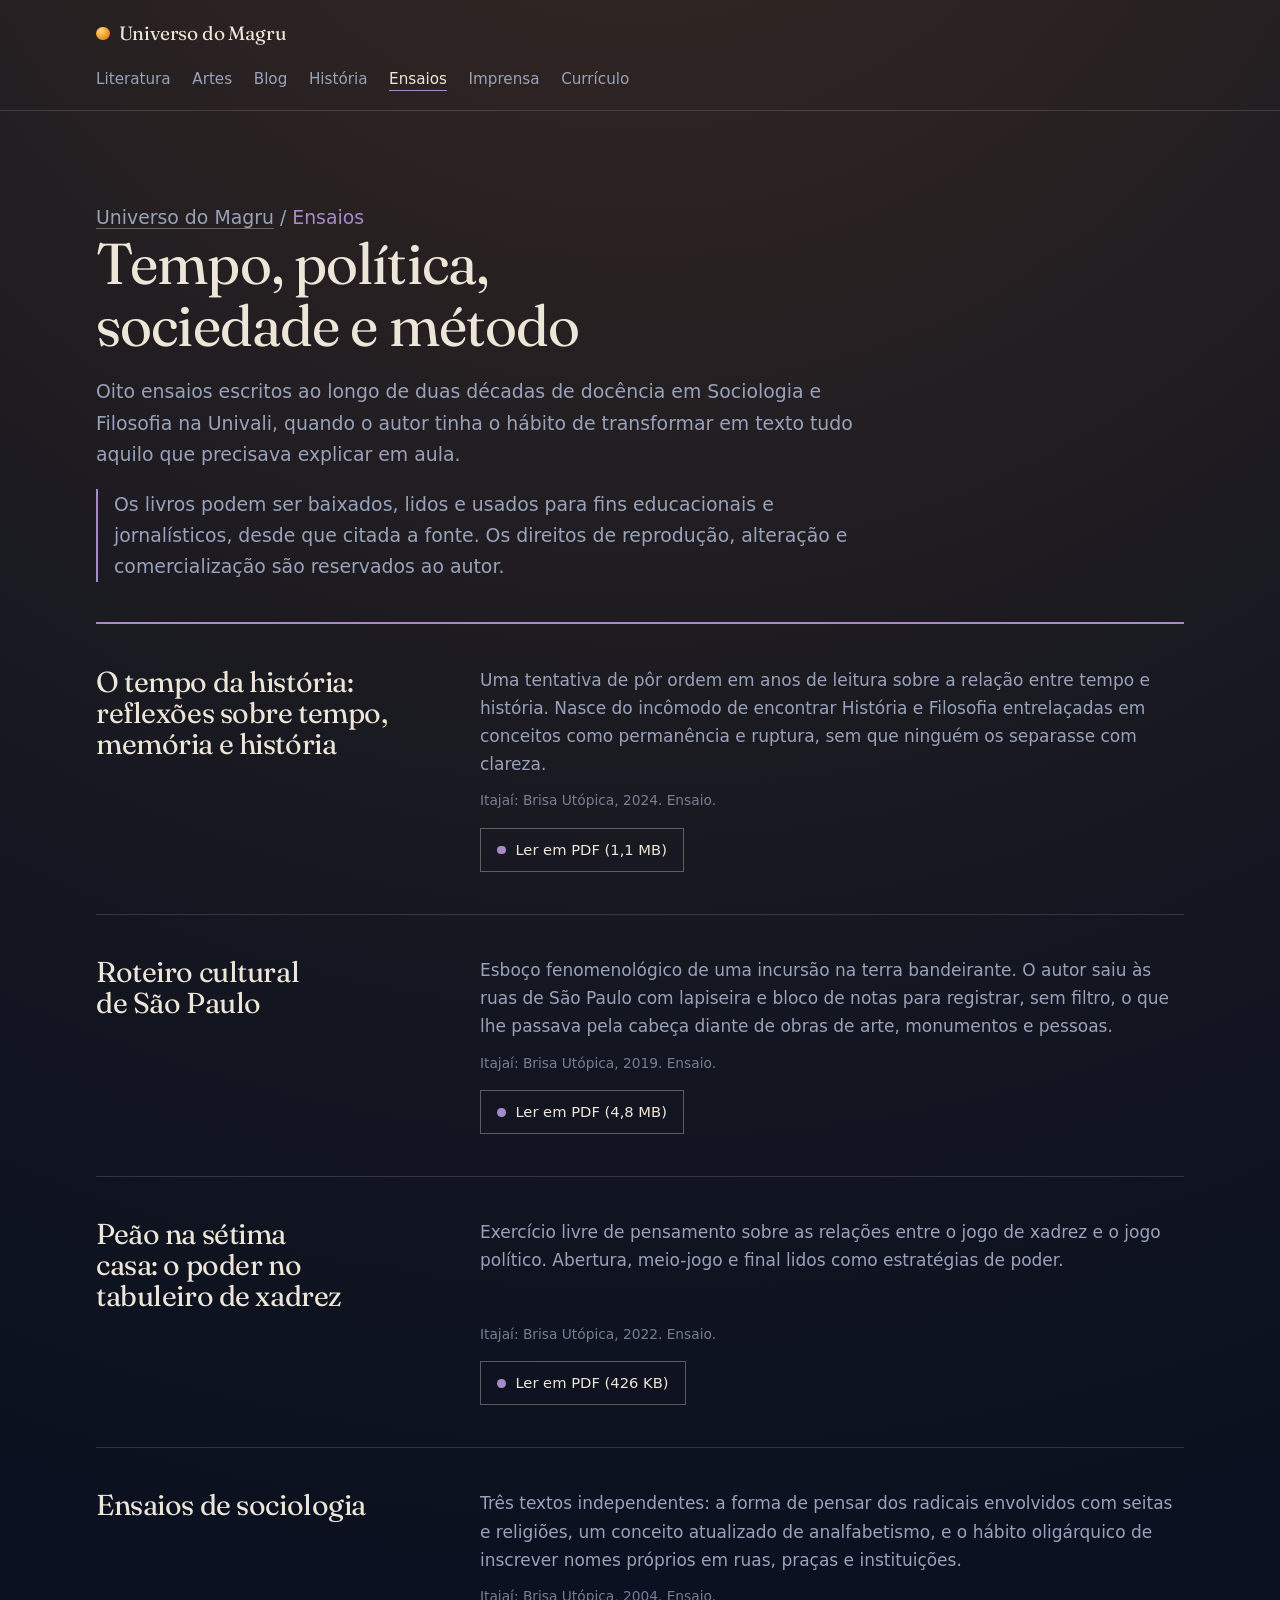
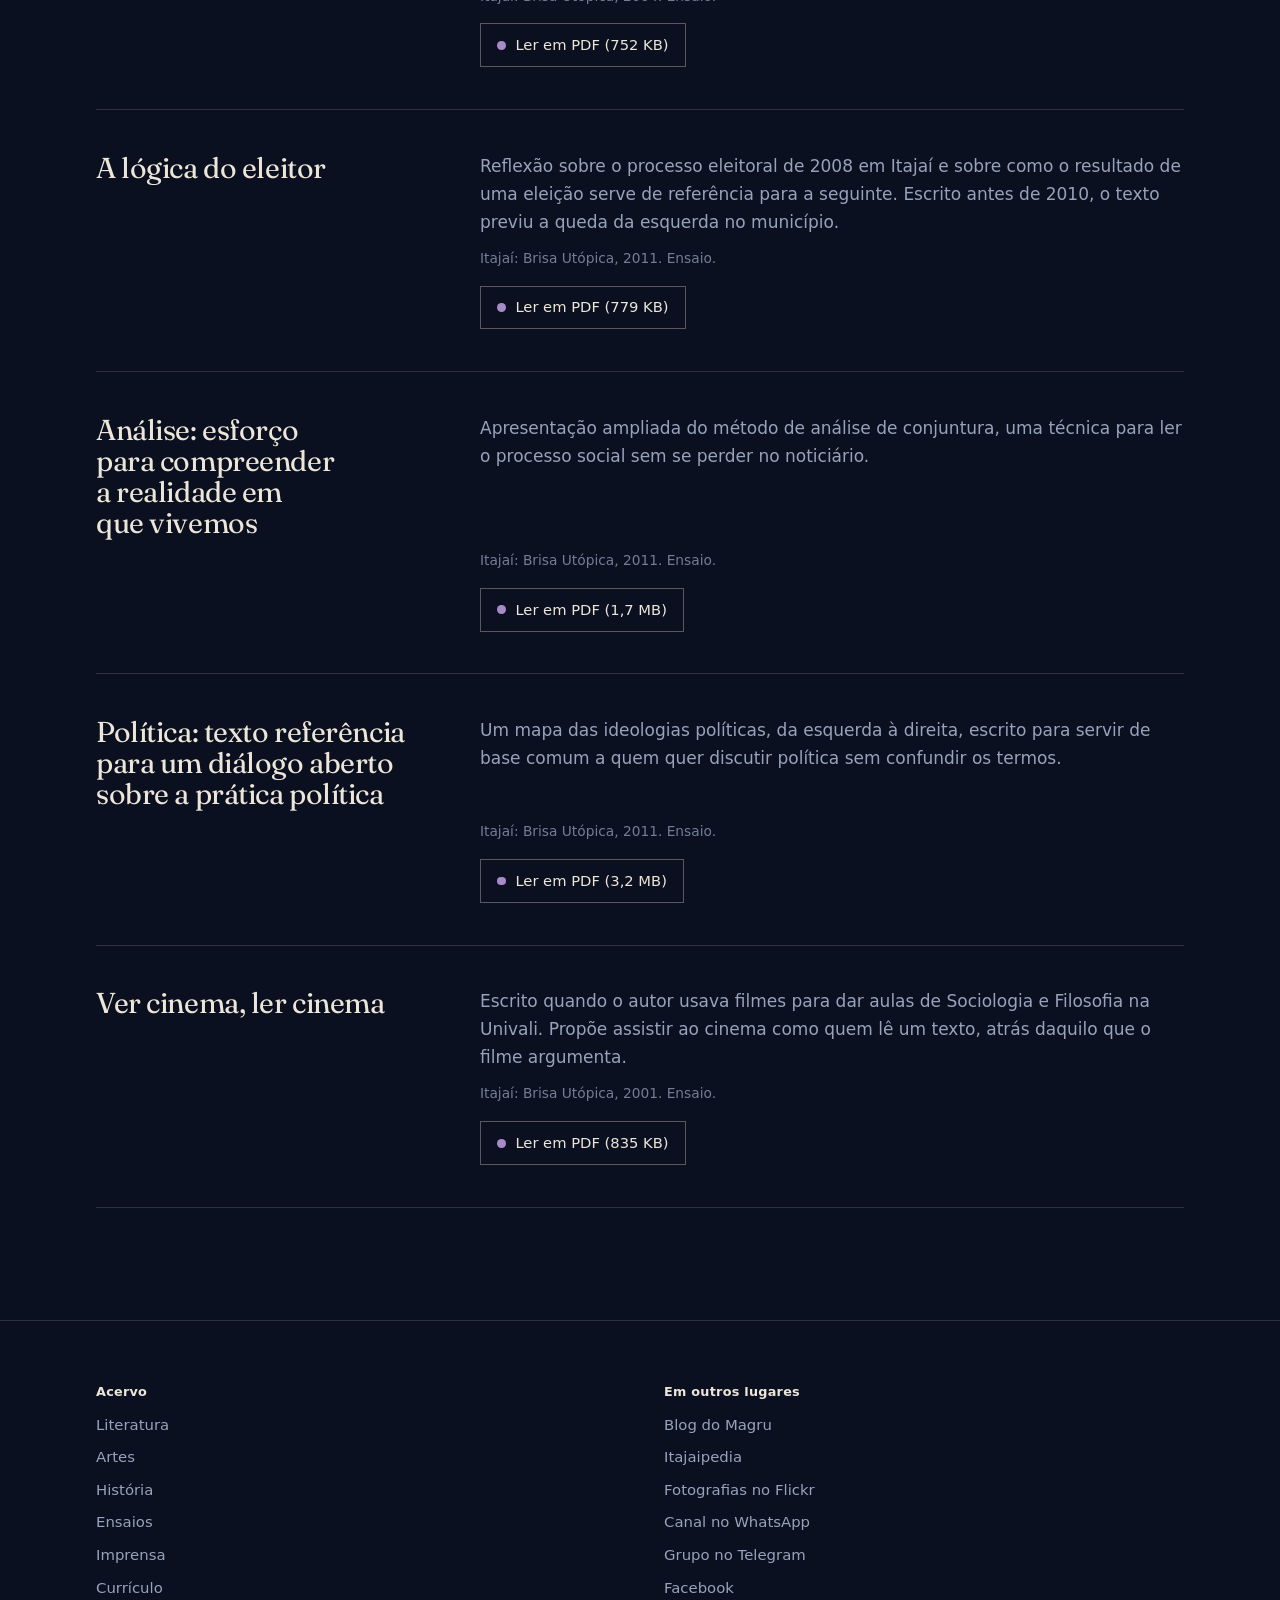
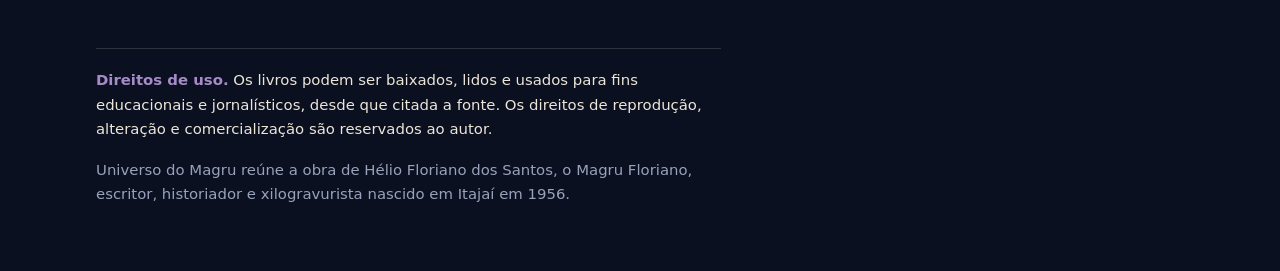
<file: ensaios/index.html>
<!doctype html>
<html lang="pt-BR" style="--acento: var(--ensaios)">
<head>
<meta charset="utf-8">
<meta name="viewport" content="width=device-width, initial-scale=1">
<title>Ensaios — Tempo, política, sociedade e método | Magru Floriano</title>
<meta name="description" content="Oito ensaios de Magru Floriano sobre tempo e história, análise de conjuntura, sociologia, cinema e poder. PDF de leitura livre.">
<link rel="canonical" href="https://magru.com.br/ensaios/">
<meta property="og:type" content="website">
<meta property="og:site_name" content="Universo do Magru">
<meta property="og:locale" content="pt_BR">
<meta property="og:title" content="Ensaios — Tempo, política, sociedade e método | Magru Floriano">
<meta property="og:description" content="Oito ensaios de Magru Floriano sobre tempo e história, análise de conjuntura, sociologia, cinema e poder. PDF de leitura livre.">
<meta property="og:url" content="https://magru.com.br/ensaios/">
<meta name="twitter:card" content="summary">
<link rel="icon" href="../assets/favicon.svg" type="image/svg+xml">
<link rel="preconnect" href="https://fonts.gstatic.com" crossorigin>
<link rel="stylesheet" href="https://fonts.googleapis.com/css2?family=Fraunces:opsz,wght,SOFT,WONK@9..144,300..600,0..100,0..1&display=swap">
<link rel="stylesheet" href="../assets/css/magru.css">
<script type="application/ld+json">{"@context": "https://schema.org", "@type": "CollectionPage", "name": "Ensaios", "url": "https://magru.com.br/ensaios/", "inLanguage": "pt-BR", "description": "Oito ensaios de Magru Floriano sobre tempo e história, análise de conjuntura, sociologia, cinema e poder. PDF de leitura livre.", "mainEntity": {"@type": "ItemList", "numberOfItems": 8, "itemListElement": [{"@type": "ListItem", "position": 1, "item": {"@type": "Book", "name": "O tempo da história: reflexões sobre tempo, memória e história", "author": {"@type": "Person", "name": "Magru Floriano"}, "inLanguage": "pt-BR", "url": "https://blog.magru.com.br/wp-content/uploads/2025/01/magru-floriano_o-tempo-da-historia_16dez2024.pdf", "encodingFormat": "application/pdf", "abstract": "Uma tentativa de pôr ordem em anos de leitura sobre a relação entre tempo e história. Nasce do incômodo de encontrar História e Filosofia entrelaçadas em conceitos como permanência e ruptura, sem que ninguém os separasse com clareza.", "isAccessibleForFree": true, "copyrightHolder": {"@type": "Person", "name": "Magru Floriano"}, "copyrightNotice": "Os livros podem ser baixados, lidos e usados para fins educacionais e jornalísticos, desde que citada a fonte. Os direitos de reprodução, alteração e comercialização são reservados ao autor."}}, {"@type": "ListItem", "position": 2, "item": {"@type": "Book", "name": "Roteiro cultural de São Paulo", "author": {"@type": "Person", "name": "Magru Floriano"}, "inLanguage": "pt-BR", "url": "https://blog.magru.com.br/wp-content/uploads/2025/01/magru-floriano_roteiro-cultural-de-sp_15dez2024.pdf", "encodingFormat": "application/pdf", "abstract": "Esboço fenomenológico de uma incursão na terra bandeirante. O autor saiu às ruas de São Paulo com lapiseira e bloco de notas para registrar, sem filtro, o que lhe passava pela cabeça diante de obras de arte, monumentos e pessoas.", "isAccessibleForFree": true, "copyrightHolder": {"@type": "Person", "name": "Magru Floriano"}, "copyrightNotice": "Os livros podem ser baixados, lidos e usados para fins educacionais e jornalísticos, desde que citada a fonte. Os direitos de reprodução, alteração e comercialização são reservados ao autor."}}, {"@type": "ListItem", "position": 3, "item": {"@type": "Book", "name": "Peão na sétima casa: o poder no tabuleiro de xadrez", "author": {"@type": "Person", "name": "Magru Floriano"}, "inLanguage": "pt-BR", "url": "https://blog.magru.com.br/wp-content/uploads/2022/03/Magru-Floriano-Peão-na-sétima-casa.pdf", "encodingFormat": "application/pdf", "abstract": "Exercício livre de pensamento sobre as relações entre o jogo de xadrez e o jogo político. Abertura, meio-jogo e final lidos como estratégias de poder.", "isAccessibleForFree": true, "copyrightHolder": {"@type": "Person", "name": "Magru Floriano"}, "copyrightNotice": "Os livros podem ser baixados, lidos e usados para fins educacionais e jornalísticos, desde que citada a fonte. Os direitos de reprodução, alteração e comercialização são reservados ao autor."}}, {"@type": "ListItem", "position": 4, "item": {"@type": "Book", "name": "Ensaios de sociologia", "author": {"@type": "Person", "name": "Magru Floriano"}, "inLanguage": "pt-BR", "url": "https://blog.magru.com.br/antigo/assets/2015/01/ensaios_sociologia.pdf", "encodingFormat": "application/pdf", "abstract": "Três textos independentes: a forma de pensar dos radicais envolvidos com seitas e religiões, um conceito atualizado de analfabetismo, e o hábito oligárquico de inscrever nomes próprios em ruas, praças e instituições.", "isAccessibleForFree": true, "copyrightHolder": {"@type": "Person", "name": "Magru Floriano"}, "copyrightNotice": "Os livros podem ser baixados, lidos e usados para fins educacionais e jornalísticos, desde que citada a fonte. Os direitos de reprodução, alteração e comercialização são reservados ao autor."}}, {"@type": "ListItem", "position": 5, "item": {"@type": "Book", "name": "A lógica do eleitor", "author": {"@type": "Person", "name": "Magru Floriano"}, "inLanguage": "pt-BR", "url": "https://blog.magru.com.br/antigo/assets/2015/01/livro_eleitor.pdf", "encodingFormat": "application/pdf", "abstract": "Reflexão sobre o processo eleitoral de 2008 em Itajaí e sobre como o resultado de uma eleição serve de referência para a seguinte. Escrito antes de 2010, o texto previu a queda da esquerda no município.", "isAccessibleForFree": true, "copyrightHolder": {"@type": "Person", "name": "Magru Floriano"}, "copyrightNotice": "Os livros podem ser baixados, lidos e usados para fins educacionais e jornalísticos, desde que citada a fonte. Os direitos de reprodução, alteração e comercialização são reservados ao autor."}}, {"@type": "ListItem", "position": 6, "item": {"@type": "Book", "name": "Análise: esforço para compreender a realidade em que vivemos", "author": {"@type": "Person", "name": "Magru Floriano"}, "inLanguage": "pt-BR", "url": "https://blog.magru.com.br/antigo/assets/2015/01/livro_analise.pdf", "encodingFormat": "application/pdf", "abstract": "Apresentação ampliada do método de análise de conjuntura, uma técnica para ler o processo social sem se perder no noticiário.", "isAccessibleForFree": true, "copyrightHolder": {"@type": "Person", "name": "Magru Floriano"}, "copyrightNotice": "Os livros podem ser baixados, lidos e usados para fins educacionais e jornalísticos, desde que citada a fonte. Os direitos de reprodução, alteração e comercialização são reservados ao autor."}}, {"@type": "ListItem", "position": 7, "item": {"@type": "Book", "name": "Política: texto referência para um diálogo aberto sobre a prática política", "author": {"@type": "Person", "name": "Magru Floriano"}, "inLanguage": "pt-BR", "url": "https://blog.magru.com.br/antigo/assets/2015/01/livro_politica.pdf", "encodingFormat": "application/pdf", "abstract": "Um mapa das ideologias políticas, da esquerda à direita, escrito para servir de base comum a quem quer discutir política sem confundir os termos.", "isAccessibleForFree": true, "copyrightHolder": {"@type": "Person", "name": "Magru Floriano"}, "copyrightNotice": "Os livros podem ser baixados, lidos e usados para fins educacionais e jornalísticos, desde que citada a fonte. Os direitos de reprodução, alteração e comercialização são reservados ao autor."}}, {"@type": "ListItem", "position": 8, "item": {"@type": "Book", "name": "Ver cinema, ler cinema", "author": {"@type": "Person", "name": "Magru Floriano"}, "inLanguage": "pt-BR", "url": "https://blog.magru.com.br/antigo/assets/2015/01/vercinema.pdf", "encodingFormat": "application/pdf", "abstract": "Escrito quando o autor usava filmes para dar aulas de Sociologia e Filosofia na Univali. Propõe assistir ao cinema como quem lê um texto, atrás daquilo que o filme argumenta.", "isAccessibleForFree": true, "copyrightHolder": {"@type": "Person", "name": "Magru Floriano"}, "copyrightNotice": "Os livros podem ser baixados, lidos e usados para fins educacionais e jornalísticos, desde que citada a fonte. Os direitos de reprodução, alteração e comercialização são reservados ao autor."}}]}}</script>
<script type="application/ld+json">{"@context": "https://schema.org", "@type": "BreadcrumbList", "itemListElement": [{"@type": "ListItem", "position": 1, "name": "Universo do Magru", "item": "https://magru.com.br/"}, {"@type": "ListItem", "position": 2, "name": "Ensaios", "item": "https://magru.com.br/ensaios/"}]}</script>
</head>
<body>
<a class="pular" href="#conteudo">Ir para o conteúdo</a>
<header class="topo">
  <div class="envelope">
    <div class="topo__interno">
      <a class="marca" href="../index.html"><span class="marca__astro" aria-hidden="true"></span>Universo do Magru</a>
      <button class="menu-botao" type="button" aria-controls="rota" hidden>Seções</button>
    </div>
    <ul class="rota" id="rota">
      <li><a href="../literatura/index.html">Literatura</a></li>
      <li><a href="../artes/index.html">Artes</a></li>
      <li><a href="https://blog.magru.com.br/blog/">Blog</a></li>
      <li><a href="../historia/index.html">História</a></li>
      <li><a href="../ensaios/index.html" aria-current="page">Ensaios</a></li>
      <li><a href="../imprensa/index.html">Imprensa</a></li>
      <li><a href="../curriculo/index.html">Currículo</a></li>
    </ul>
  </div>
</header>
<main id="conteudo">
  <div class="envelope cabeca">
    <p class="migalhas"><a href="../index.html">Universo do Magru</a> / <b>Ensaios</b></p>
    <h1>Tempo, política, sociedade e método</h1>
    <p>Oito ensaios escritos ao longo de duas décadas de docência em Sociologia e Filosofia na Univali, quando o autor tinha o hábito de transformar em texto tudo aquilo que precisava explicar em aula.</p>
    <p class="nota-direitos">Os livros podem ser baixados, lidos e usados para fins educacionais e jornalísticos, desde que citada a fonte. Os direitos de reprodução, alteração e comercialização são reservados ao autor.</p>
  </div>
  <div class="envelope">
    <ul class="acervo">
      <li class="obra">
        <h2>O tempo da história: reflexões sobre tempo, memória e história</h2>
        <p>Uma tentativa de pôr ordem em anos de leitura sobre a relação entre tempo e história. Nasce do incômodo de encontrar História e Filosofia entrelaçadas em conceitos como permanência e ruptura, sem que ninguém os separasse com clareza.</p>
        <p class="obra__ficha">Itajaí: Brisa Utópica, 2024. Ensaio.</p>
        <a class="baixar" href="https://blog.magru.com.br/wp-content/uploads/2025/01/magru-floriano_o-tempo-da-historia_16dez2024.pdf" type="application/pdf" aria-label="Ler em PDF (1,1 MB): O tempo da história: reflexões sobre tempo, memória e história">Ler em PDF (1,1 MB)</a>
      </li>
      <li class="obra">
        <h2>Roteiro cultural de São Paulo</h2>
        <p>Esboço fenomenológico de uma incursão na terra bandeirante. O autor saiu às ruas de São Paulo com lapiseira e bloco de notas para registrar, sem filtro, o que lhe passava pela cabeça diante de obras de arte, monumentos e pessoas.</p>
        <p class="obra__ficha">Itajaí: Brisa Utópica, 2019. Ensaio.</p>
        <a class="baixar" href="https://blog.magru.com.br/wp-content/uploads/2025/01/magru-floriano_roteiro-cultural-de-sp_15dez2024.pdf" type="application/pdf" aria-label="Ler em PDF (4,8 MB): Roteiro cultural de São Paulo">Ler em PDF (4,8 MB)</a>
      </li>
      <li class="obra">
        <h2>Peão na sétima casa: o poder no tabuleiro de xadrez</h2>
        <p>Exercício livre de pensamento sobre as relações entre o jogo de xadrez e o jogo político. Abertura, meio-jogo e final lidos como estratégias de poder.</p>
        <p class="obra__ficha">Itajaí: Brisa Utópica, 2022. Ensaio.</p>
        <a class="baixar" href="https://blog.magru.com.br/wp-content/uploads/2022/03/Magru-Floriano-Peão-na-sétima-casa.pdf" type="application/pdf" aria-label="Ler em PDF (426 KB): Peão na sétima casa: o poder no tabuleiro de xadrez">Ler em PDF (426 KB)</a>
      </li>
      <li class="obra">
        <h2>Ensaios de sociologia</h2>
        <p>Três textos independentes: a forma de pensar dos radicais envolvidos com seitas e religiões, um conceito atualizado de analfabetismo, e o hábito oligárquico de inscrever nomes próprios em ruas, praças e instituições.</p>
        <p class="obra__ficha">Itajaí: Brisa Utópica, 2004. Ensaio.</p>
        <a class="baixar" href="https://blog.magru.com.br/antigo/assets/2015/01/ensaios_sociologia.pdf" type="application/pdf" aria-label="Ler em PDF (752 KB): Ensaios de sociologia">Ler em PDF (752 KB)</a>
      </li>
      <li class="obra">
        <h2>A lógica do eleitor</h2>
        <p>Reflexão sobre o processo eleitoral de 2008 em Itajaí e sobre como o resultado de uma eleição serve de referência para a seguinte. Escrito antes de 2010, o texto previu a queda da esquerda no município.</p>
        <p class="obra__ficha">Itajaí: Brisa Utópica, 2011. Ensaio.</p>
        <a class="baixar" href="https://blog.magru.com.br/antigo/assets/2015/01/livro_eleitor.pdf" type="application/pdf" aria-label="Ler em PDF (779 KB): A lógica do eleitor">Ler em PDF (779 KB)</a>
      </li>
      <li class="obra">
        <h2>Análise: esforço para compreender a realidade em que vivemos</h2>
        <p>Apresentação ampliada do método de análise de conjuntura, uma técnica para ler o processo social sem se perder no noticiário.</p>
        <p class="obra__ficha">Itajaí: Brisa Utópica, 2011. Ensaio.</p>
        <a class="baixar" href="https://blog.magru.com.br/antigo/assets/2015/01/livro_analise.pdf" type="application/pdf" aria-label="Ler em PDF (1,7 MB): Análise: esforço para compreender a realidade em que vivemos">Ler em PDF (1,7 MB)</a>
      </li>
      <li class="obra">
        <h2>Política: texto referência para um diálogo aberto sobre a prática política</h2>
        <p>Um mapa das ideologias políticas, da esquerda à direita, escrito para servir de base comum a quem quer discutir política sem confundir os termos.</p>
        <p class="obra__ficha">Itajaí: Brisa Utópica, 2011. Ensaio.</p>
        <a class="baixar" href="https://blog.magru.com.br/antigo/assets/2015/01/livro_politica.pdf" type="application/pdf" aria-label="Ler em PDF (3,2 MB): Política: texto referência para um diálogo aberto sobre a prática política">Ler em PDF (3,2 MB)</a>
      </li>
      <li class="obra">
        <h2>Ver cinema, ler cinema</h2>
        <p>Escrito quando o autor usava filmes para dar aulas de Sociologia e Filosofia na Univali. Propõe assistir ao cinema como quem lê um texto, atrás daquilo que o filme argumenta.</p>
        <p class="obra__ficha">Itajaí: Brisa Utópica, 2001. Ensaio.</p>
        <a class="baixar" href="https://blog.magru.com.br/antigo/assets/2015/01/vercinema.pdf" type="application/pdf" aria-label="Ler em PDF (835 KB): Ver cinema, ler cinema">Ler em PDF (835 KB)</a>
      </li>
    </ul>
  </div>
</main>
<footer class="rodape">
  <div class="envelope">
    <div class="rodape__grade">
      <div>
        <h2>Acervo</h2>
        <ul>
          <li><a href="../literatura/index.html">Literatura</a></li>
          <li><a href="../artes/index.html">Artes</a></li>
          <li><a href="../historia/index.html">História</a></li>
          <li><a href="../ensaios/index.html">Ensaios</a></li>
          <li><a href="../imprensa/index.html">Imprensa</a></li>
          <li><a href="../curriculo/index.html">Currículo</a></li>
        </ul>
      </div>
      <div>
        <h2>Em outros lugares</h2>
        <ul>
          <li><a href="https://blog.magru.com.br/blog/">Blog do Magru</a></li>
          <li><a href="https://itajaipedia.com.br">Itajaipedia</a></li>
          <li><a href="https://www.flickr.com/photos/magru-floriano/">Fotografias no Flickr</a></li>
          <li><a href="https://whatsapp.com/channel/0029Vb79qVyCRs1nXwrZxi33">Canal no WhatsApp</a></li>
          <li><a href="https://t.me/blogdomagru">Grupo no Telegram</a></li>
          <li><a href="https://www.facebook.com/florianomagru">Facebook</a></li>
        </ul>
      </div>
    </div>
    <p class="rodape__nota" id="direitos"><b>Direitos de uso.</b> Os livros podem ser baixados, lidos e usados para fins educacionais e jornalísticos, desde que citada a fonte. Os direitos de reprodução, alteração e comercialização são reservados ao autor.</p>
    <p class="rodape__bio">Universo do Magru reúne a obra de Hélio Floriano dos Santos, o Magru Floriano, escritor, historiador e xilogravurista nascido em Itajaí em 1956.</p>
  </div>
</footer>
<script src="../assets/js/magru.js" defer></script>
</body>
</html>
</file>
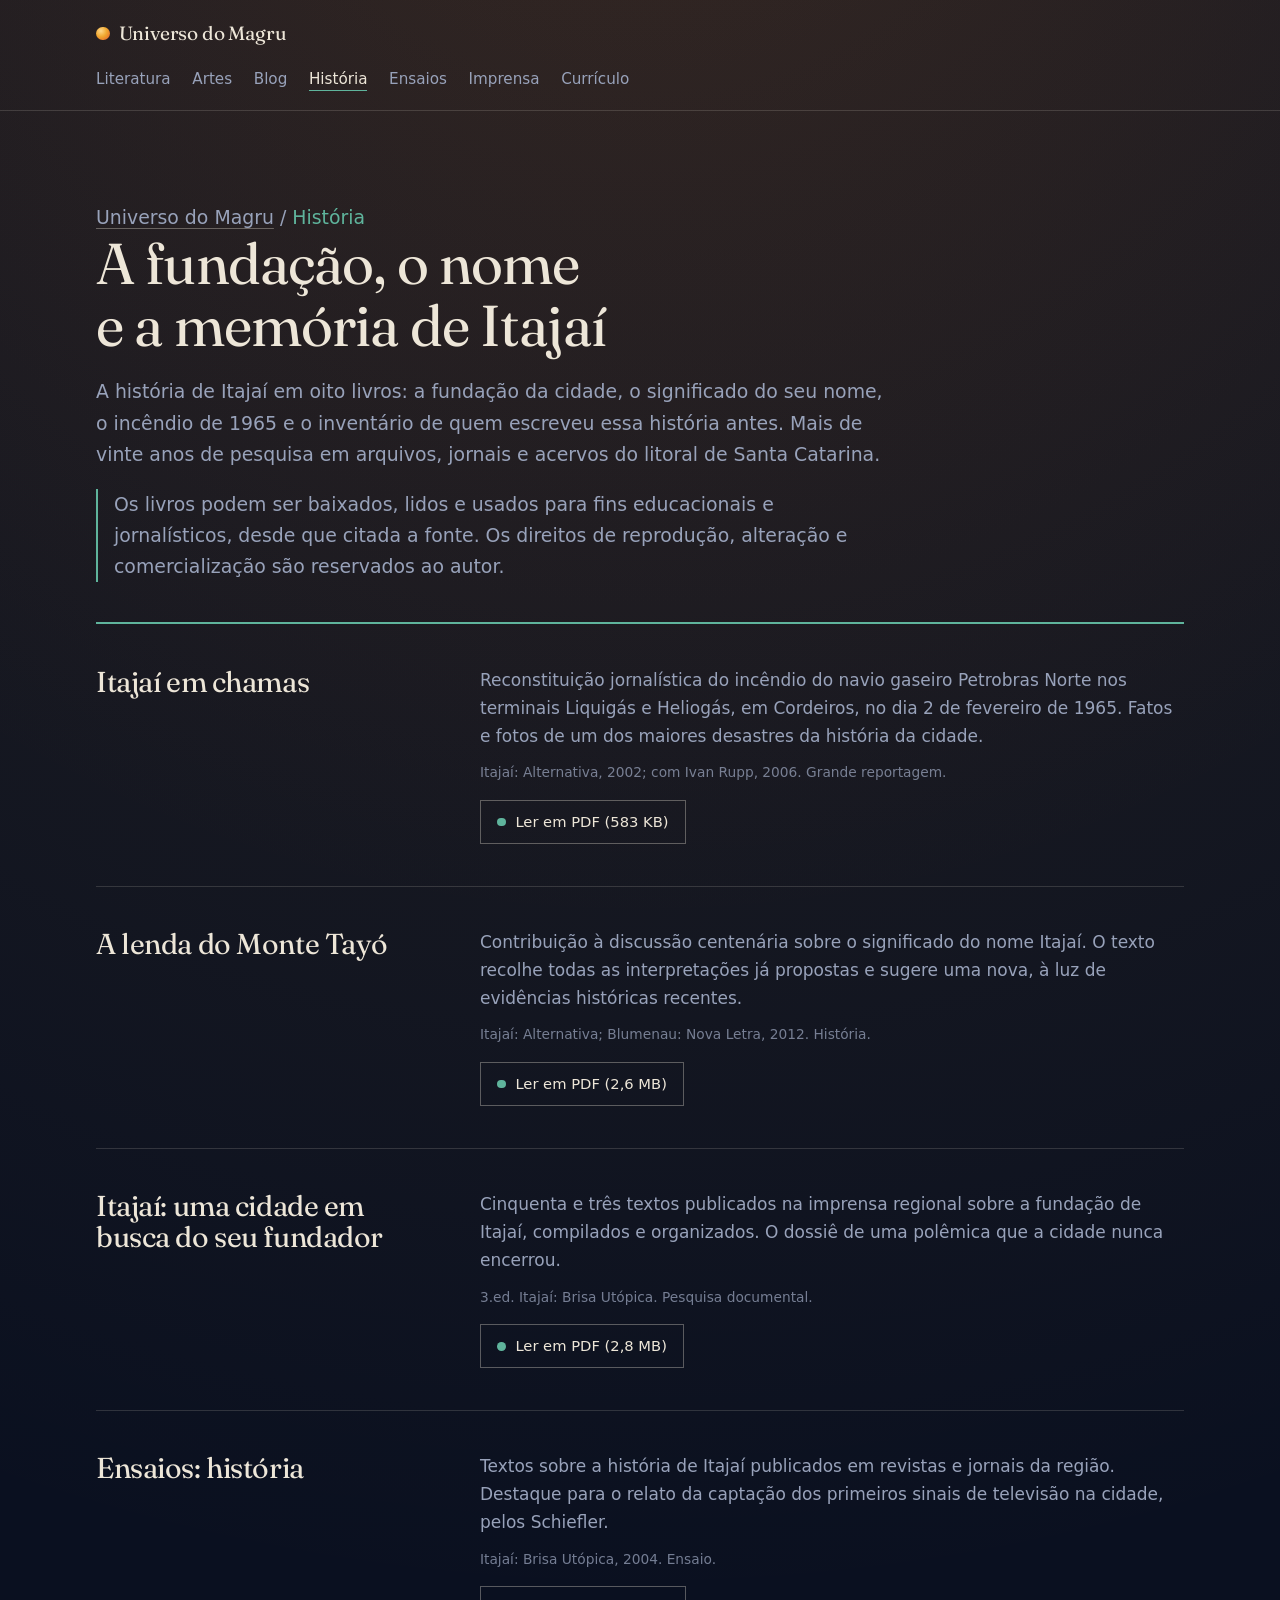
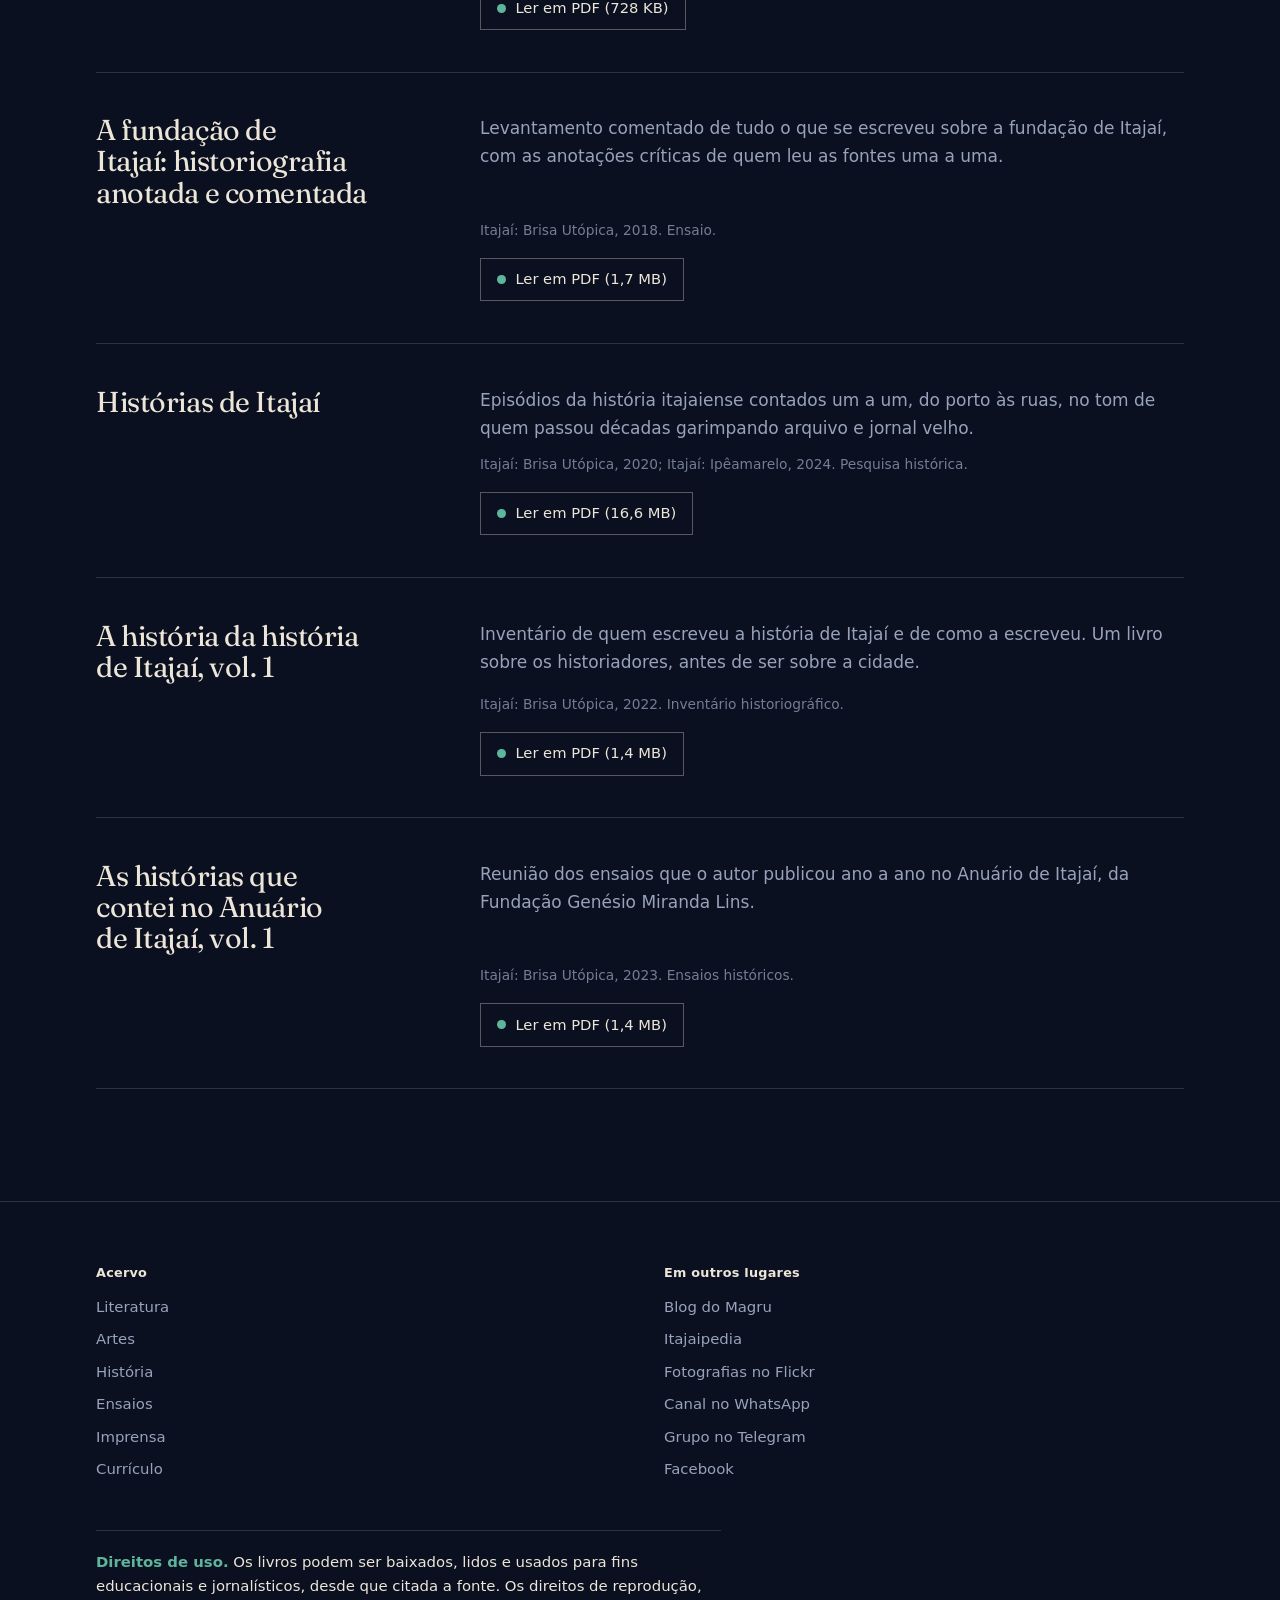
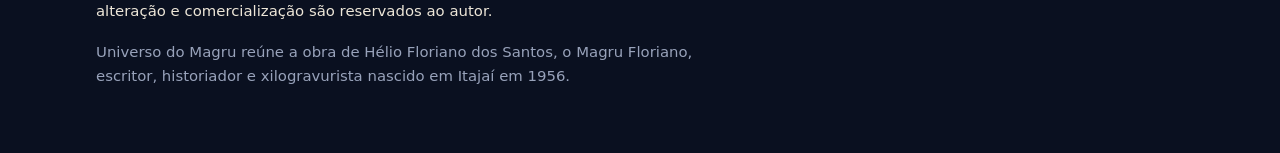
<file: historia/index.html>
<!doctype html>
<html lang="pt-BR" style="--acento: var(--historia)">
<head>
<meta charset="utf-8">
<meta name="viewport" content="width=device-width, initial-scale=1">
<title>História — A fundação, o nome e a memória de Itajaí | Magru Floriano</title>
<meta name="description" content="Oito livros de Magru Floriano sobre a história de Itajaí: a fundação da cidade, a origem do nome, o incêndio de 1965 e a historiografia regional. PDF livre.">
<link rel="canonical" href="https://magru.com.br/historia/">
<meta property="og:type" content="website">
<meta property="og:site_name" content="Universo do Magru">
<meta property="og:locale" content="pt_BR">
<meta property="og:title" content="História — A fundação, o nome e a memória de Itajaí | Magru Floriano">
<meta property="og:description" content="Oito livros de Magru Floriano sobre a história de Itajaí: a fundação da cidade, a origem do nome, o incêndio de 1965 e a historiografia regional. PDF livre.">
<meta property="og:url" content="https://magru.com.br/historia/">
<meta name="twitter:card" content="summary">
<link rel="icon" href="../assets/favicon.svg" type="image/svg+xml">
<link rel="preconnect" href="https://fonts.gstatic.com" crossorigin>
<link rel="stylesheet" href="https://fonts.googleapis.com/css2?family=Fraunces:opsz,wght,SOFT,WONK@9..144,300..600,0..100,0..1&display=swap">
<link rel="stylesheet" href="../assets/css/magru.css">
<script type="application/ld+json">{"@context": "https://schema.org", "@type": "CollectionPage", "name": "História", "url": "https://magru.com.br/historia/", "inLanguage": "pt-BR", "description": "Oito livros de Magru Floriano sobre a história de Itajaí: a fundação da cidade, a origem do nome, o incêndio de 1965 e a historiografia regional. PDF livre.", "mainEntity": {"@type": "ItemList", "numberOfItems": 8, "itemListElement": [{"@type": "ListItem", "position": 1, "item": {"@type": "Book", "name": "Itajaí em chamas", "author": {"@type": "Person", "name": "Magru Floriano"}, "inLanguage": "pt-BR", "url": "https://blog.magru.com.br/wp-content/uploads/2017/10/Itajai_em_chamas.pdf", "encodingFormat": "application/pdf", "abstract": "Reconstituição jornalística do incêndio do navio gaseiro Petrobras Norte nos terminais Liquigás e Heliogás, em Cordeiros, no dia 2 de fevereiro de 1965. Fatos e fotos de um dos maiores desastres da história da cidade.", "isAccessibleForFree": true, "copyrightHolder": {"@type": "Person", "name": "Magru Floriano"}, "copyrightNotice": "Os livros podem ser baixados, lidos e usados para fins educacionais e jornalísticos, desde que citada a fonte. Os direitos de reprodução, alteração e comercialização são reservados ao autor."}}, {"@type": "ListItem", "position": 2, "item": {"@type": "Book", "name": "A lenda do Monte Tayó", "author": {"@type": "Person", "name": "Magru Floriano"}, "inLanguage": "pt-BR", "url": "https://blog.magru.com.br/wp-content/uploads/2017/10/Lenda_do_monte_tayo.pdf", "encodingFormat": "application/pdf", "abstract": "Contribuição à discussão centenária sobre o significado do nome Itajaí. O texto recolhe todas as interpretações já propostas e sugere uma nova, à luz de evidências históricas recentes.", "isAccessibleForFree": true, "copyrightHolder": {"@type": "Person", "name": "Magru Floriano"}, "copyrightNotice": "Os livros podem ser baixados, lidos e usados para fins educacionais e jornalísticos, desde que citada a fonte. Os direitos de reprodução, alteração e comercialização são reservados ao autor."}}, {"@type": "ListItem", "position": 3, "item": {"@type": "Book", "name": "Itajaí: uma cidade em busca do seu fundador", "author": {"@type": "Person", "name": "Magru Floriano"}, "inLanguage": "pt-BR", "url": "https://blog.magru.com.br/wp-content/uploads/2018/11/itajai_fundador.pdf", "encodingFormat": "application/pdf", "abstract": "Cinquenta e três textos publicados na imprensa regional sobre a fundação de Itajaí, compilados e organizados. O dossiê de uma polêmica que a cidade nunca encerrou.", "isAccessibleForFree": true, "copyrightHolder": {"@type": "Person", "name": "Magru Floriano"}, "copyrightNotice": "Os livros podem ser baixados, lidos e usados para fins educacionais e jornalísticos, desde que citada a fonte. Os direitos de reprodução, alteração e comercialização são reservados ao autor."}}, {"@type": "ListItem", "position": 4, "item": {"@type": "Book", "name": "Ensaios: história", "author": {"@type": "Person", "name": "Magru Floriano"}, "inLanguage": "pt-BR", "url": "https://blog.magru.com.br/antigo/assets/2015/01/ensaios_historia.pdf", "encodingFormat": "application/pdf", "abstract": "Textos sobre a história de Itajaí publicados em revistas e jornais da região. Destaque para o relato da captação dos primeiros sinais de televisão na cidade, pelos Schiefler.", "isAccessibleForFree": true, "copyrightHolder": {"@type": "Person", "name": "Magru Floriano"}, "copyrightNotice": "Os livros podem ser baixados, lidos e usados para fins educacionais e jornalísticos, desde que citada a fonte. Os direitos de reprodução, alteração e comercialização são reservados ao autor."}}, {"@type": "ListItem", "position": 5, "item": {"@type": "Book", "name": "A fundação de Itajaí: historiografia anotada e comentada", "author": {"@type": "Person", "name": "Magru Floriano"}, "inLanguage": "pt-BR", "url": "https://blog.magru.com.br/wp-content/uploads/2018/11/itajai_fundacao.pdf", "encodingFormat": "application/pdf", "abstract": "Levantamento comentado de tudo o que se escreveu sobre a fundação de Itajaí, com as anotações críticas de quem leu as fontes uma a uma.", "isAccessibleForFree": true, "copyrightHolder": {"@type": "Person", "name": "Magru Floriano"}, "copyrightNotice": "Os livros podem ser baixados, lidos e usados para fins educacionais e jornalísticos, desde que citada a fonte. Os direitos de reprodução, alteração e comercialização são reservados ao autor."}}, {"@type": "ListItem", "position": 6, "item": {"@type": "Book", "name": "Histórias de Itajaí", "author": {"@type": "Person", "name": "Magru Floriano"}, "inLanguage": "pt-BR", "url": "https://blog.magru.com.br/wp-content/uploads/2017/10/HISTORIAS-DE-ITAJAI-.pdf", "encodingFormat": "application/pdf", "abstract": "Episódios da história itajaiense contados um a um, do porto às ruas, no tom de quem passou décadas garimpando arquivo e jornal velho.", "isAccessibleForFree": true, "copyrightHolder": {"@type": "Person", "name": "Magru Floriano"}, "copyrightNotice": "Os livros podem ser baixados, lidos e usados para fins educacionais e jornalísticos, desde que citada a fonte. Os direitos de reprodução, alteração e comercialização são reservados ao autor."}}, {"@type": "ListItem", "position": 7, "item": {"@type": "Book", "name": "A história da história de Itajaí, vol. 1", "author": {"@type": "Person", "name": "Magru Floriano"}, "inLanguage": "pt-BR", "url": "https://blog.magru.com.br/wp-content/uploads/2022/07/magru-floriano-historiografia11abril2022.pdf", "encodingFormat": "application/pdf", "abstract": "Inventário de quem escreveu a história de Itajaí e de como a escreveu. Um livro sobre os historiadores, antes de ser sobre a cidade.", "isAccessibleForFree": true, "copyrightHolder": {"@type": "Person", "name": "Magru Floriano"}, "copyrightNotice": "Os livros podem ser baixados, lidos e usados para fins educacionais e jornalísticos, desde que citada a fonte. Os direitos de reprodução, alteração e comercialização são reservados ao autor."}}, {"@type": "ListItem", "position": 8, "item": {"@type": "Book", "name": "As histórias que contei no Anuário de Itajaí, vol. 1", "author": {"@type": "Person", "name": "Magru Floriano"}, "inLanguage": "pt-BR", "url": "https://blog.magru.com.br/wp-content/uploads/2023/08/historias_anuario_vol1.pdf", "encodingFormat": "application/pdf", "abstract": "Reunião dos ensaios que o autor publicou ano a ano no Anuário de Itajaí, da Fundação Genésio Miranda Lins.", "isAccessibleForFree": true, "copyrightHolder": {"@type": "Person", "name": "Magru Floriano"}, "copyrightNotice": "Os livros podem ser baixados, lidos e usados para fins educacionais e jornalísticos, desde que citada a fonte. Os direitos de reprodução, alteração e comercialização são reservados ao autor."}}]}}</script>
<script type="application/ld+json">{"@context": "https://schema.org", "@type": "BreadcrumbList", "itemListElement": [{"@type": "ListItem", "position": 1, "name": "Universo do Magru", "item": "https://magru.com.br/"}, {"@type": "ListItem", "position": 2, "name": "História", "item": "https://magru.com.br/historia/"}]}</script>
</head>
<body>
<a class="pular" href="#conteudo">Ir para o conteúdo</a>
<header class="topo">
  <div class="envelope">
    <div class="topo__interno">
      <a class="marca" href="../index.html"><span class="marca__astro" aria-hidden="true"></span>Universo do Magru</a>
      <button class="menu-botao" type="button" aria-controls="rota" hidden>Seções</button>
    </div>
    <ul class="rota" id="rota">
      <li><a href="../literatura/index.html">Literatura</a></li>
      <li><a href="../artes/index.html">Artes</a></li>
      <li><a href="https://blog.magru.com.br/blog/">Blog</a></li>
      <li><a href="../historia/index.html" aria-current="page">História</a></li>
      <li><a href="../ensaios/index.html">Ensaios</a></li>
      <li><a href="../imprensa/index.html">Imprensa</a></li>
      <li><a href="../curriculo/index.html">Currículo</a></li>
    </ul>
  </div>
</header>
<main id="conteudo">
  <div class="envelope cabeca">
    <p class="migalhas"><a href="../index.html">Universo do Magru</a> / <b>História</b></p>
    <h1>A fundação, o nome e a memória de Itajaí</h1>
    <p>A história de Itajaí em oito livros: a fundação da cidade, o significado do seu nome, o incêndio de 1965 e o inventário de quem escreveu essa história antes. Mais de vinte anos de pesquisa em arquivos, jornais e acervos do litoral de Santa Catarina.</p>
    <p class="nota-direitos">Os livros podem ser baixados, lidos e usados para fins educacionais e jornalísticos, desde que citada a fonte. Os direitos de reprodução, alteração e comercialização são reservados ao autor.</p>
  </div>
  <div class="envelope">
    <ul class="acervo">
      <li class="obra">
        <h2>Itajaí em chamas</h2>
        <p>Reconstituição jornalística do incêndio do navio gaseiro Petrobras Norte nos terminais Liquigás e Heliogás, em Cordeiros, no dia 2 de fevereiro de 1965. Fatos e fotos de um dos maiores desastres da história da cidade.</p>
        <p class="obra__ficha">Itajaí: Alternativa, 2002; com Ivan Rupp, 2006. Grande reportagem.</p>
        <a class="baixar" href="https://blog.magru.com.br/wp-content/uploads/2017/10/Itajai_em_chamas.pdf" type="application/pdf" aria-label="Ler em PDF (583 KB): Itajaí em chamas">Ler em PDF (583 KB)</a>
      </li>
      <li class="obra">
        <h2>A lenda do Monte Tayó</h2>
        <p>Contribuição à discussão centenária sobre o significado do nome Itajaí. O texto recolhe todas as interpretações já propostas e sugere uma nova, à luz de evidências históricas recentes.</p>
        <p class="obra__ficha">Itajaí: Alternativa; Blumenau: Nova Letra, 2012. História.</p>
        <a class="baixar" href="https://blog.magru.com.br/wp-content/uploads/2017/10/Lenda_do_monte_tayo.pdf" type="application/pdf" aria-label="Ler em PDF (2,6 MB): A lenda do Monte Tayó">Ler em PDF (2,6 MB)</a>
      </li>
      <li class="obra">
        <h2>Itajaí: uma cidade em busca do seu fundador</h2>
        <p>Cinquenta e três textos publicados na imprensa regional sobre a fundação de Itajaí, compilados e organizados. O dossiê de uma polêmica que a cidade nunca encerrou.</p>
        <p class="obra__ficha">3.ed. Itajaí: Brisa Utópica. Pesquisa documental.</p>
        <a class="baixar" href="https://blog.magru.com.br/wp-content/uploads/2018/11/itajai_fundador.pdf" type="application/pdf" aria-label="Ler em PDF (2,8 MB): Itajaí: uma cidade em busca do seu fundador">Ler em PDF (2,8 MB)</a>
      </li>
      <li class="obra">
        <h2>Ensaios: história</h2>
        <p>Textos sobre a história de Itajaí publicados em revistas e jornais da região. Destaque para o relato da captação dos primeiros sinais de televisão na cidade, pelos Schiefler.</p>
        <p class="obra__ficha">Itajaí: Brisa Utópica, 2004. Ensaio.</p>
        <a class="baixar" href="https://blog.magru.com.br/antigo/assets/2015/01/ensaios_historia.pdf" type="application/pdf" aria-label="Ler em PDF (728 KB): Ensaios: história">Ler em PDF (728 KB)</a>
      </li>
      <li class="obra">
        <h2>A fundação de Itajaí: historiografia anotada e comentada</h2>
        <p>Levantamento comentado de tudo o que se escreveu sobre a fundação de Itajaí, com as anotações críticas de quem leu as fontes uma a uma.</p>
        <p class="obra__ficha">Itajaí: Brisa Utópica, 2018. Ensaio.</p>
        <a class="baixar" href="https://blog.magru.com.br/wp-content/uploads/2018/11/itajai_fundacao.pdf" type="application/pdf" aria-label="Ler em PDF (1,7 MB): A fundação de Itajaí: historiografia anotada e comentada">Ler em PDF (1,7 MB)</a>
      </li>
      <li class="obra">
        <h2>Histórias de Itajaí</h2>
        <p>Episódios da história itajaiense contados um a um, do porto às ruas, no tom de quem passou décadas garimpando arquivo e jornal velho.</p>
        <p class="obra__ficha">Itajaí: Brisa Utópica, 2020; Itajaí: Ipêamarelo, 2024. Pesquisa histórica.</p>
        <a class="baixar" href="https://blog.magru.com.br/wp-content/uploads/2017/10/HISTORIAS-DE-ITAJAI-.pdf" type="application/pdf" aria-label="Ler em PDF (16,6 MB): Histórias de Itajaí">Ler em PDF (16,6 MB)</a>
      </li>
      <li class="obra">
        <h2>A história da história de Itajaí, vol. 1</h2>
        <p>Inventário de quem escreveu a história de Itajaí e de como a escreveu. Um livro sobre os historiadores, antes de ser sobre a cidade.</p>
        <p class="obra__ficha">Itajaí: Brisa Utópica, 2022. Inventário historiográfico.</p>
        <a class="baixar" href="https://blog.magru.com.br/wp-content/uploads/2022/07/magru-floriano-historiografia11abril2022.pdf" type="application/pdf" aria-label="Ler em PDF (1,4 MB): A história da história de Itajaí, vol. 1">Ler em PDF (1,4 MB)</a>
      </li>
      <li class="obra">
        <h2>As histórias que contei no Anuário de Itajaí, vol. 1</h2>
        <p>Reunião dos ensaios que o autor publicou ano a ano no Anuário de Itajaí, da Fundação Genésio Miranda Lins.</p>
        <p class="obra__ficha">Itajaí: Brisa Utópica, 2023. Ensaios históricos.</p>
        <a class="baixar" href="https://blog.magru.com.br/wp-content/uploads/2023/08/historias_anuario_vol1.pdf" type="application/pdf" aria-label="Ler em PDF (1,4 MB): As histórias que contei no Anuário de Itajaí, vol. 1">Ler em PDF (1,4 MB)</a>
      </li>
    </ul>
  </div>
</main>
<footer class="rodape">
  <div class="envelope">
    <div class="rodape__grade">
      <div>
        <h2>Acervo</h2>
        <ul>
          <li><a href="../literatura/index.html">Literatura</a></li>
          <li><a href="../artes/index.html">Artes</a></li>
          <li><a href="../historia/index.html">História</a></li>
          <li><a href="../ensaios/index.html">Ensaios</a></li>
          <li><a href="../imprensa/index.html">Imprensa</a></li>
          <li><a href="../curriculo/index.html">Currículo</a></li>
        </ul>
      </div>
      <div>
        <h2>Em outros lugares</h2>
        <ul>
          <li><a href="https://blog.magru.com.br/blog/">Blog do Magru</a></li>
          <li><a href="https://itajaipedia.com.br">Itajaipedia</a></li>
          <li><a href="https://www.flickr.com/photos/magru-floriano/">Fotografias no Flickr</a></li>
          <li><a href="https://whatsapp.com/channel/0029Vb79qVyCRs1nXwrZxi33">Canal no WhatsApp</a></li>
          <li><a href="https://t.me/blogdomagru">Grupo no Telegram</a></li>
          <li><a href="https://www.facebook.com/florianomagru">Facebook</a></li>
        </ul>
      </div>
    </div>
    <p class="rodape__nota" id="direitos"><b>Direitos de uso.</b> Os livros podem ser baixados, lidos e usados para fins educacionais e jornalísticos, desde que citada a fonte. Os direitos de reprodução, alteração e comercialização são reservados ao autor.</p>
    <p class="rodape__bio">Universo do Magru reúne a obra de Hélio Floriano dos Santos, o Magru Floriano, escritor, historiador e xilogravurista nascido em Itajaí em 1956.</p>
  </div>
</footer>
<script src="../assets/js/magru.js" defer></script>
</body>
</html>
</file>
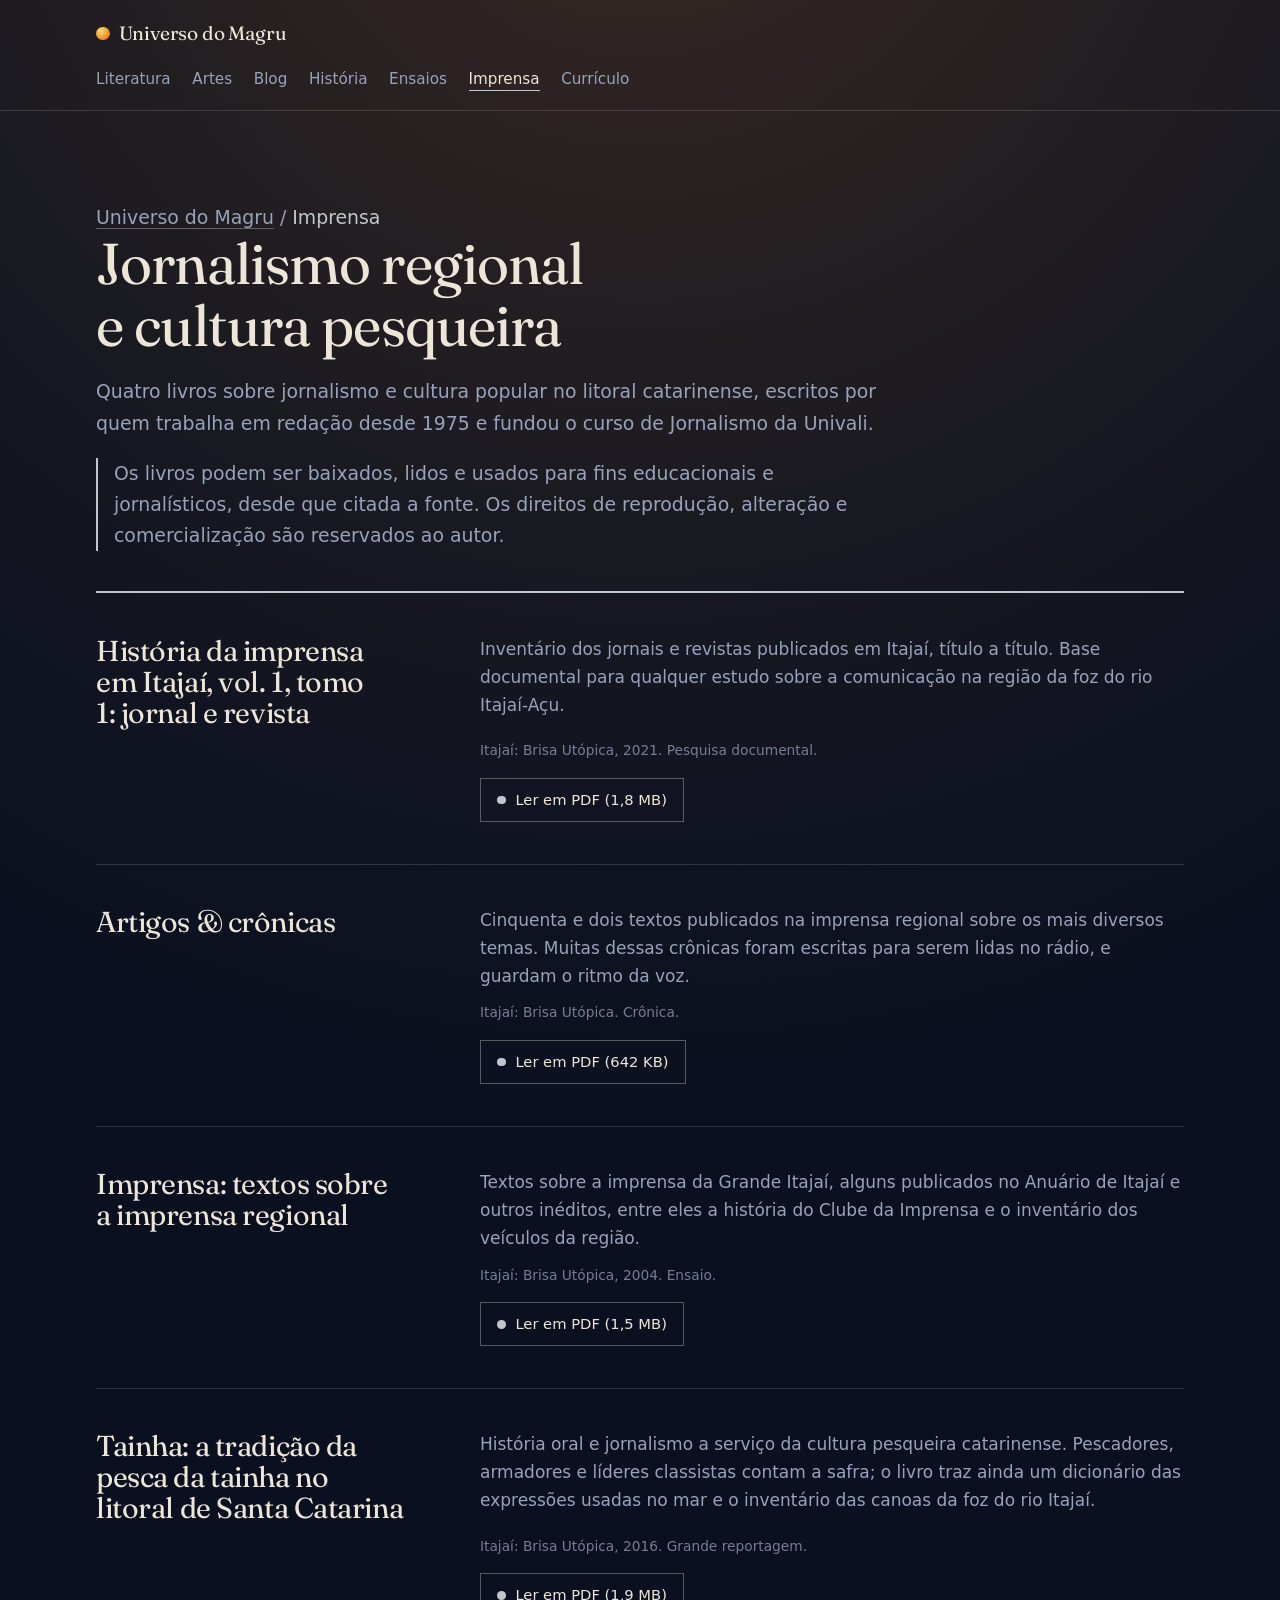
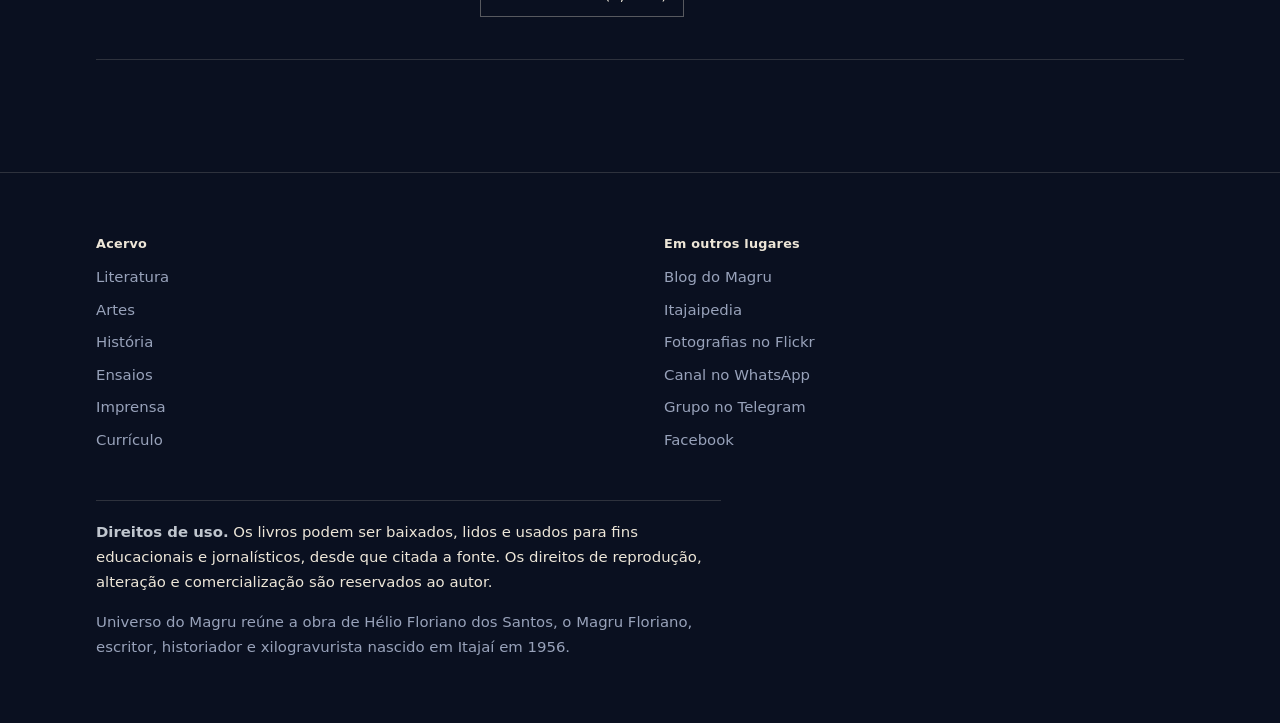
<file: imprensa/index.html>
<!doctype html>
<html lang="pt-BR" style="--acento: var(--imprensa)">
<head>
<meta charset="utf-8">
<meta name="viewport" content="width=device-width, initial-scale=1">
<title>Imprensa — Jornalismo regional e cultura pesqueira | Magru Floriano</title>
<meta name="description" content="Quatro livros de Magru Floriano sobre a imprensa da Grande Itajaí e a pesca da tainha no litoral de Santa Catarina. PDF de leitura livre.">
<link rel="canonical" href="https://magru.com.br/imprensa/">
<meta property="og:type" content="website">
<meta property="og:site_name" content="Universo do Magru">
<meta property="og:locale" content="pt_BR">
<meta property="og:title" content="Imprensa — Jornalismo regional e cultura pesqueira | Magru Floriano">
<meta property="og:description" content="Quatro livros de Magru Floriano sobre a imprensa da Grande Itajaí e a pesca da tainha no litoral de Santa Catarina. PDF de leitura livre.">
<meta property="og:url" content="https://magru.com.br/imprensa/">
<meta name="twitter:card" content="summary">
<link rel="icon" href="../assets/favicon.svg" type="image/svg+xml">
<link rel="preconnect" href="https://fonts.gstatic.com" crossorigin>
<link rel="stylesheet" href="https://fonts.googleapis.com/css2?family=Fraunces:opsz,wght,SOFT,WONK@9..144,300..600,0..100,0..1&display=swap">
<link rel="stylesheet" href="../assets/css/magru.css">
<script type="application/ld+json">{"@context": "https://schema.org", "@type": "CollectionPage", "name": "Imprensa", "url": "https://magru.com.br/imprensa/", "inLanguage": "pt-BR", "description": "Quatro livros de Magru Floriano sobre a imprensa da Grande Itajaí e a pesca da tainha no litoral de Santa Catarina. PDF de leitura livre.", "mainEntity": {"@type": "ItemList", "numberOfItems": 4, "itemListElement": [{"@type": "ListItem", "position": 1, "item": {"@type": "Book", "name": "História da imprensa em Itajaí, vol. 1, tomo 1: jornal e revista", "author": {"@type": "Person", "name": "Magru Floriano"}, "inLanguage": "pt-BR", "url": "https://blog.magru.com.br/wp-content/uploads/2021/05/Magru-Floriano-História-da-imprensa-vol-I-tomo-I.pdf", "encodingFormat": "application/pdf", "abstract": "Inventário dos jornais e revistas publicados em Itajaí, título a título. Base documental para qualquer estudo sobre a comunicação na região da foz do rio Itajaí-Açu.", "isAccessibleForFree": true, "copyrightHolder": {"@type": "Person", "name": "Magru Floriano"}, "copyrightNotice": "Os livros podem ser baixados, lidos e usados para fins educacionais e jornalísticos, desde que citada a fonte. Os direitos de reprodução, alteração e comercialização são reservados ao autor."}}, {"@type": "ListItem", "position": 2, "item": {"@type": "Book", "name": "Artigos & crônicas", "author": {"@type": "Person", "name": "Magru Floriano"}, "inLanguage": "pt-BR", "url": "https://blog.magru.com.br/antigo/assets/2015/01/artigos.pdf", "encodingFormat": "application/pdf", "abstract": "Cinquenta e dois textos publicados na imprensa regional sobre os mais diversos temas. Muitas dessas crônicas foram escritas para serem lidas no rádio, e guardam o ritmo da voz.", "isAccessibleForFree": true, "copyrightHolder": {"@type": "Person", "name": "Magru Floriano"}, "copyrightNotice": "Os livros podem ser baixados, lidos e usados para fins educacionais e jornalísticos, desde que citada a fonte. Os direitos de reprodução, alteração e comercialização são reservados ao autor."}}, {"@type": "ListItem", "position": 3, "item": {"@type": "Book", "name": "Imprensa: textos sobre a imprensa regional", "author": {"@type": "Person", "name": "Magru Floriano"}, "inLanguage": "pt-BR", "url": "https://blog.magru.com.br/antigo/assets/2015/01/ensaios_imprensa.pdf", "encodingFormat": "application/pdf", "abstract": "Textos sobre a imprensa da Grande Itajaí, alguns publicados no Anuário de Itajaí e outros inéditos, entre eles a história do Clube da Imprensa e o inventário dos veículos da região.", "isAccessibleForFree": true, "copyrightHolder": {"@type": "Person", "name": "Magru Floriano"}, "copyrightNotice": "Os livros podem ser baixados, lidos e usados para fins educacionais e jornalísticos, desde que citada a fonte. Os direitos de reprodução, alteração e comercialização são reservados ao autor."}}, {"@type": "ListItem", "position": 4, "item": {"@type": "Book", "name": "Tainha: a tradição da pesca da tainha no litoral de Santa Catarina", "author": {"@type": "Person", "name": "Magru Floriano"}, "inLanguage": "pt-BR", "url": "https://blog.magru.com.br/wp-content/uploads/2017/10/Magru-Floriano-Tainha.pdf", "encodingFormat": "application/pdf", "abstract": "História oral e jornalismo a serviço da cultura pesqueira catarinense. Pescadores, armadores e líderes classistas contam a safra; o livro traz ainda um dicionário das expressões usadas no mar e o inventário das canoas da foz do rio Itajaí.", "isAccessibleForFree": true, "copyrightHolder": {"@type": "Person", "name": "Magru Floriano"}, "copyrightNotice": "Os livros podem ser baixados, lidos e usados para fins educacionais e jornalísticos, desde que citada a fonte. Os direitos de reprodução, alteração e comercialização são reservados ao autor."}}]}}</script>
<script type="application/ld+json">{"@context": "https://schema.org", "@type": "BreadcrumbList", "itemListElement": [{"@type": "ListItem", "position": 1, "name": "Universo do Magru", "item": "https://magru.com.br/"}, {"@type": "ListItem", "position": 2, "name": "Imprensa", "item": "https://magru.com.br/imprensa/"}]}</script>
</head>
<body>
<a class="pular" href="#conteudo">Ir para o conteúdo</a>
<header class="topo">
  <div class="envelope">
    <div class="topo__interno">
      <a class="marca" href="../index.html"><span class="marca__astro" aria-hidden="true"></span>Universo do Magru</a>
      <button class="menu-botao" type="button" aria-controls="rota" hidden>Seções</button>
    </div>
    <ul class="rota" id="rota">
      <li><a href="../literatura/index.html">Literatura</a></li>
      <li><a href="../artes/index.html">Artes</a></li>
      <li><a href="https://blog.magru.com.br/blog/">Blog</a></li>
      <li><a href="../historia/index.html">História</a></li>
      <li><a href="../ensaios/index.html">Ensaios</a></li>
      <li><a href="../imprensa/index.html" aria-current="page">Imprensa</a></li>
      <li><a href="../curriculo/index.html">Currículo</a></li>
    </ul>
  </div>
</header>
<main id="conteudo">
  <div class="envelope cabeca">
    <p class="migalhas"><a href="../index.html">Universo do Magru</a> / <b>Imprensa</b></p>
    <h1>Jornalismo regional e cultura pesqueira</h1>
    <p>Quatro livros sobre jornalismo e cultura popular no litoral catarinense, escritos por quem trabalha em redação desde 1975 e fundou o curso de Jornalismo da Univali.</p>
    <p class="nota-direitos">Os livros podem ser baixados, lidos e usados para fins educacionais e jornalísticos, desde que citada a fonte. Os direitos de reprodução, alteração e comercialização são reservados ao autor.</p>
  </div>
  <div class="envelope">
    <ul class="acervo">
      <li class="obra">
        <h2>História da imprensa em Itajaí, vol. 1, tomo 1: jornal e revista</h2>
        <p>Inventário dos jornais e revistas publicados em Itajaí, título a título. Base documental para qualquer estudo sobre a comunicação na região da foz do rio Itajaí-Açu.</p>
        <p class="obra__ficha">Itajaí: Brisa Utópica, 2021. Pesquisa documental.</p>
        <a class="baixar" href="https://blog.magru.com.br/wp-content/uploads/2021/05/Magru-Floriano-História-da-imprensa-vol-I-tomo-I.pdf" type="application/pdf" aria-label="Ler em PDF (1,8 MB): História da imprensa em Itajaí, vol. 1, tomo 1: jornal e revista">Ler em PDF (1,8 MB)</a>
      </li>
      <li class="obra">
        <h2>Artigos &amp; crônicas</h2>
        <p>Cinquenta e dois textos publicados na imprensa regional sobre os mais diversos temas. Muitas dessas crônicas foram escritas para serem lidas no rádio, e guardam o ritmo da voz.</p>
        <p class="obra__ficha">Itajaí: Brisa Utópica. Crônica.</p>
        <a class="baixar" href="https://blog.magru.com.br/antigo/assets/2015/01/artigos.pdf" type="application/pdf" aria-label="Ler em PDF (642 KB): Artigos &amp; crônicas">Ler em PDF (642 KB)</a>
      </li>
      <li class="obra">
        <h2>Imprensa: textos sobre a imprensa regional</h2>
        <p>Textos sobre a imprensa da Grande Itajaí, alguns publicados no Anuário de Itajaí e outros inéditos, entre eles a história do Clube da Imprensa e o inventário dos veículos da região.</p>
        <p class="obra__ficha">Itajaí: Brisa Utópica, 2004. Ensaio.</p>
        <a class="baixar" href="https://blog.magru.com.br/antigo/assets/2015/01/ensaios_imprensa.pdf" type="application/pdf" aria-label="Ler em PDF (1,5 MB): Imprensa: textos sobre a imprensa regional">Ler em PDF (1,5 MB)</a>
      </li>
      <li class="obra">
        <h2>Tainha: a tradição da pesca da tainha no litoral de Santa Catarina</h2>
        <p>História oral e jornalismo a serviço da cultura pesqueira catarinense. Pescadores, armadores e líderes classistas contam a safra; o livro traz ainda um dicionário das expressões usadas no mar e o inventário das canoas da foz do rio Itajaí.</p>
        <p class="obra__ficha">Itajaí: Brisa Utópica, 2016. Grande reportagem.</p>
        <a class="baixar" href="https://blog.magru.com.br/wp-content/uploads/2017/10/Magru-Floriano-Tainha.pdf" type="application/pdf" aria-label="Ler em PDF (1,9 MB): Tainha: a tradição da pesca da tainha no litoral de Santa Catarina">Ler em PDF (1,9 MB)</a>
      </li>
    </ul>
  </div>
</main>
<footer class="rodape">
  <div class="envelope">
    <div class="rodape__grade">
      <div>
        <h2>Acervo</h2>
        <ul>
          <li><a href="../literatura/index.html">Literatura</a></li>
          <li><a href="../artes/index.html">Artes</a></li>
          <li><a href="../historia/index.html">História</a></li>
          <li><a href="../ensaios/index.html">Ensaios</a></li>
          <li><a href="../imprensa/index.html">Imprensa</a></li>
          <li><a href="../curriculo/index.html">Currículo</a></li>
        </ul>
      </div>
      <div>
        <h2>Em outros lugares</h2>
        <ul>
          <li><a href="https://blog.magru.com.br/blog/">Blog do Magru</a></li>
          <li><a href="https://itajaipedia.com.br">Itajaipedia</a></li>
          <li><a href="https://www.flickr.com/photos/magru-floriano/">Fotografias no Flickr</a></li>
          <li><a href="https://whatsapp.com/channel/0029Vb79qVyCRs1nXwrZxi33">Canal no WhatsApp</a></li>
          <li><a href="https://t.me/blogdomagru">Grupo no Telegram</a></li>
          <li><a href="https://www.facebook.com/florianomagru">Facebook</a></li>
        </ul>
      </div>
    </div>
    <p class="rodape__nota" id="direitos"><b>Direitos de uso.</b> Os livros podem ser baixados, lidos e usados para fins educacionais e jornalísticos, desde que citada a fonte. Os direitos de reprodução, alteração e comercialização são reservados ao autor.</p>
    <p class="rodape__bio">Universo do Magru reúne a obra de Hélio Floriano dos Santos, o Magru Floriano, escritor, historiador e xilogravurista nascido em Itajaí em 1956.</p>
  </div>
</footer>
<script src="../assets/js/magru.js" defer></script>
</body>
</html>
</file>
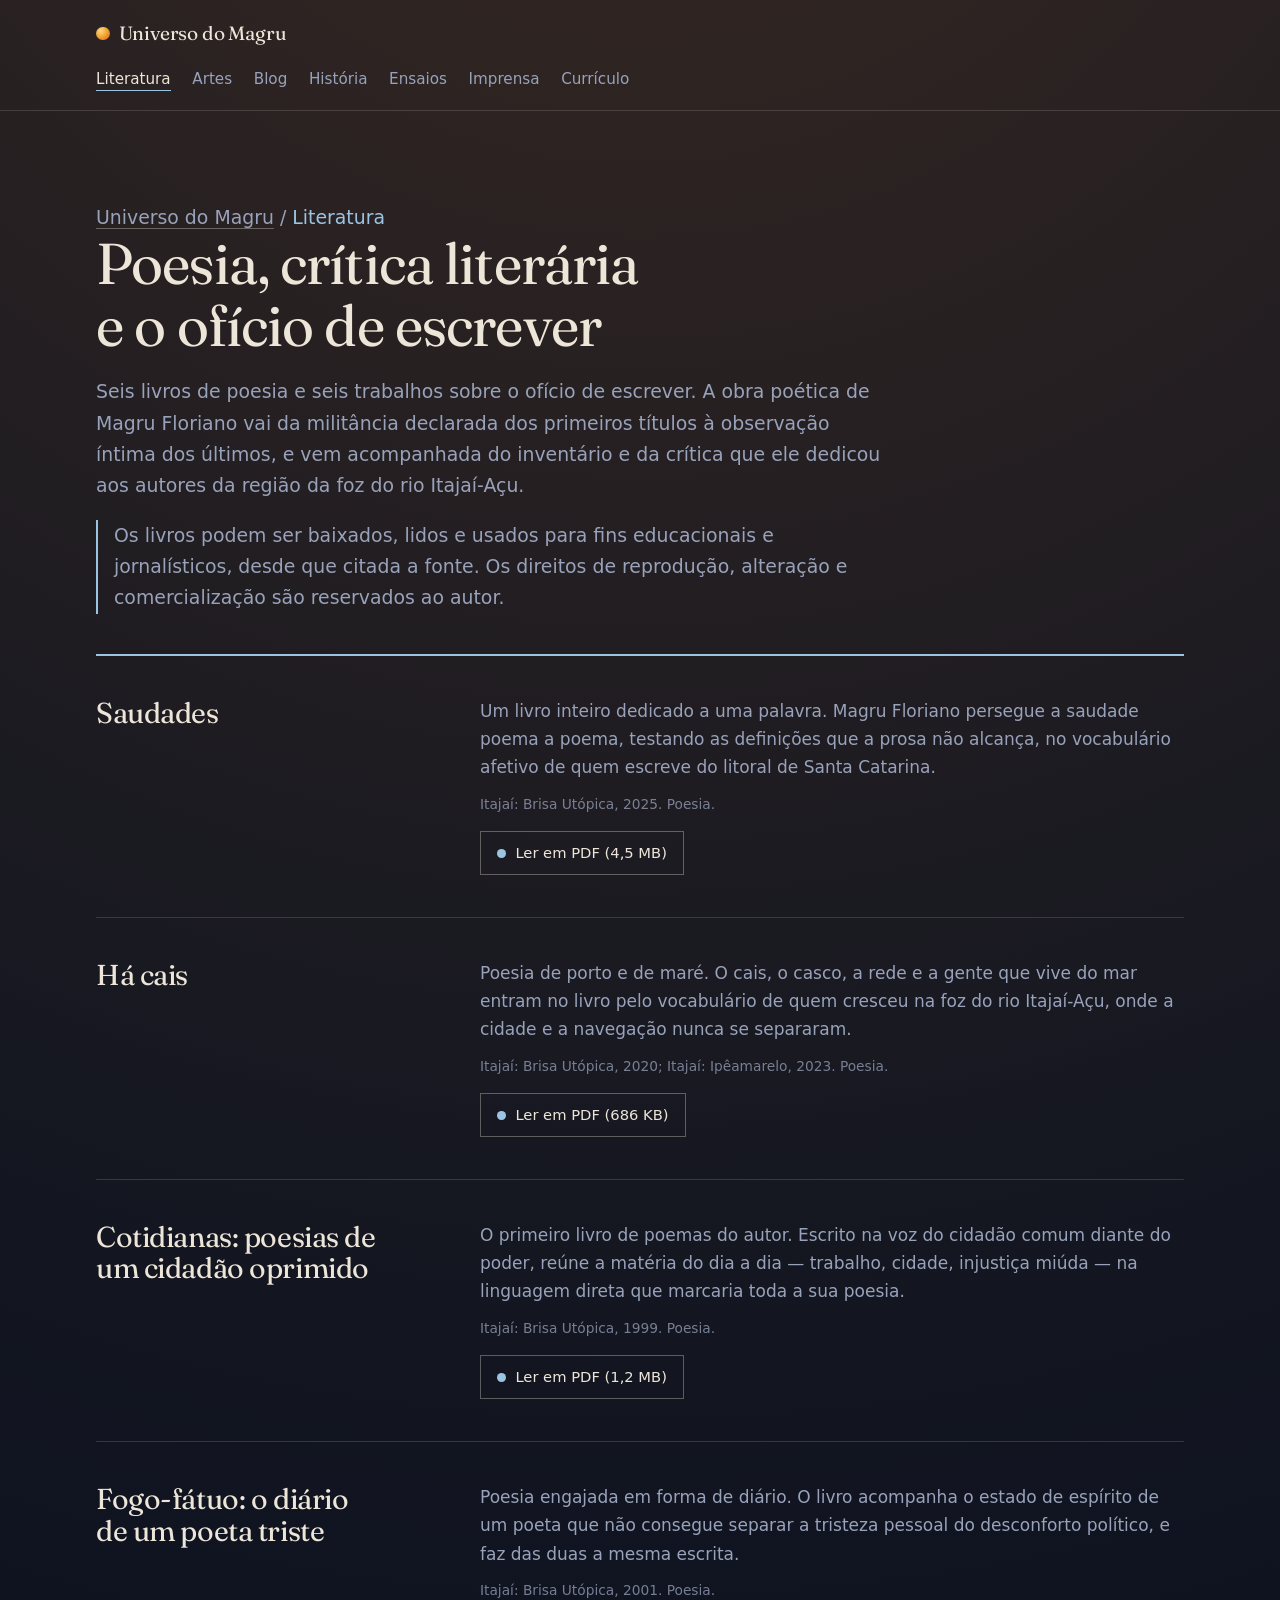
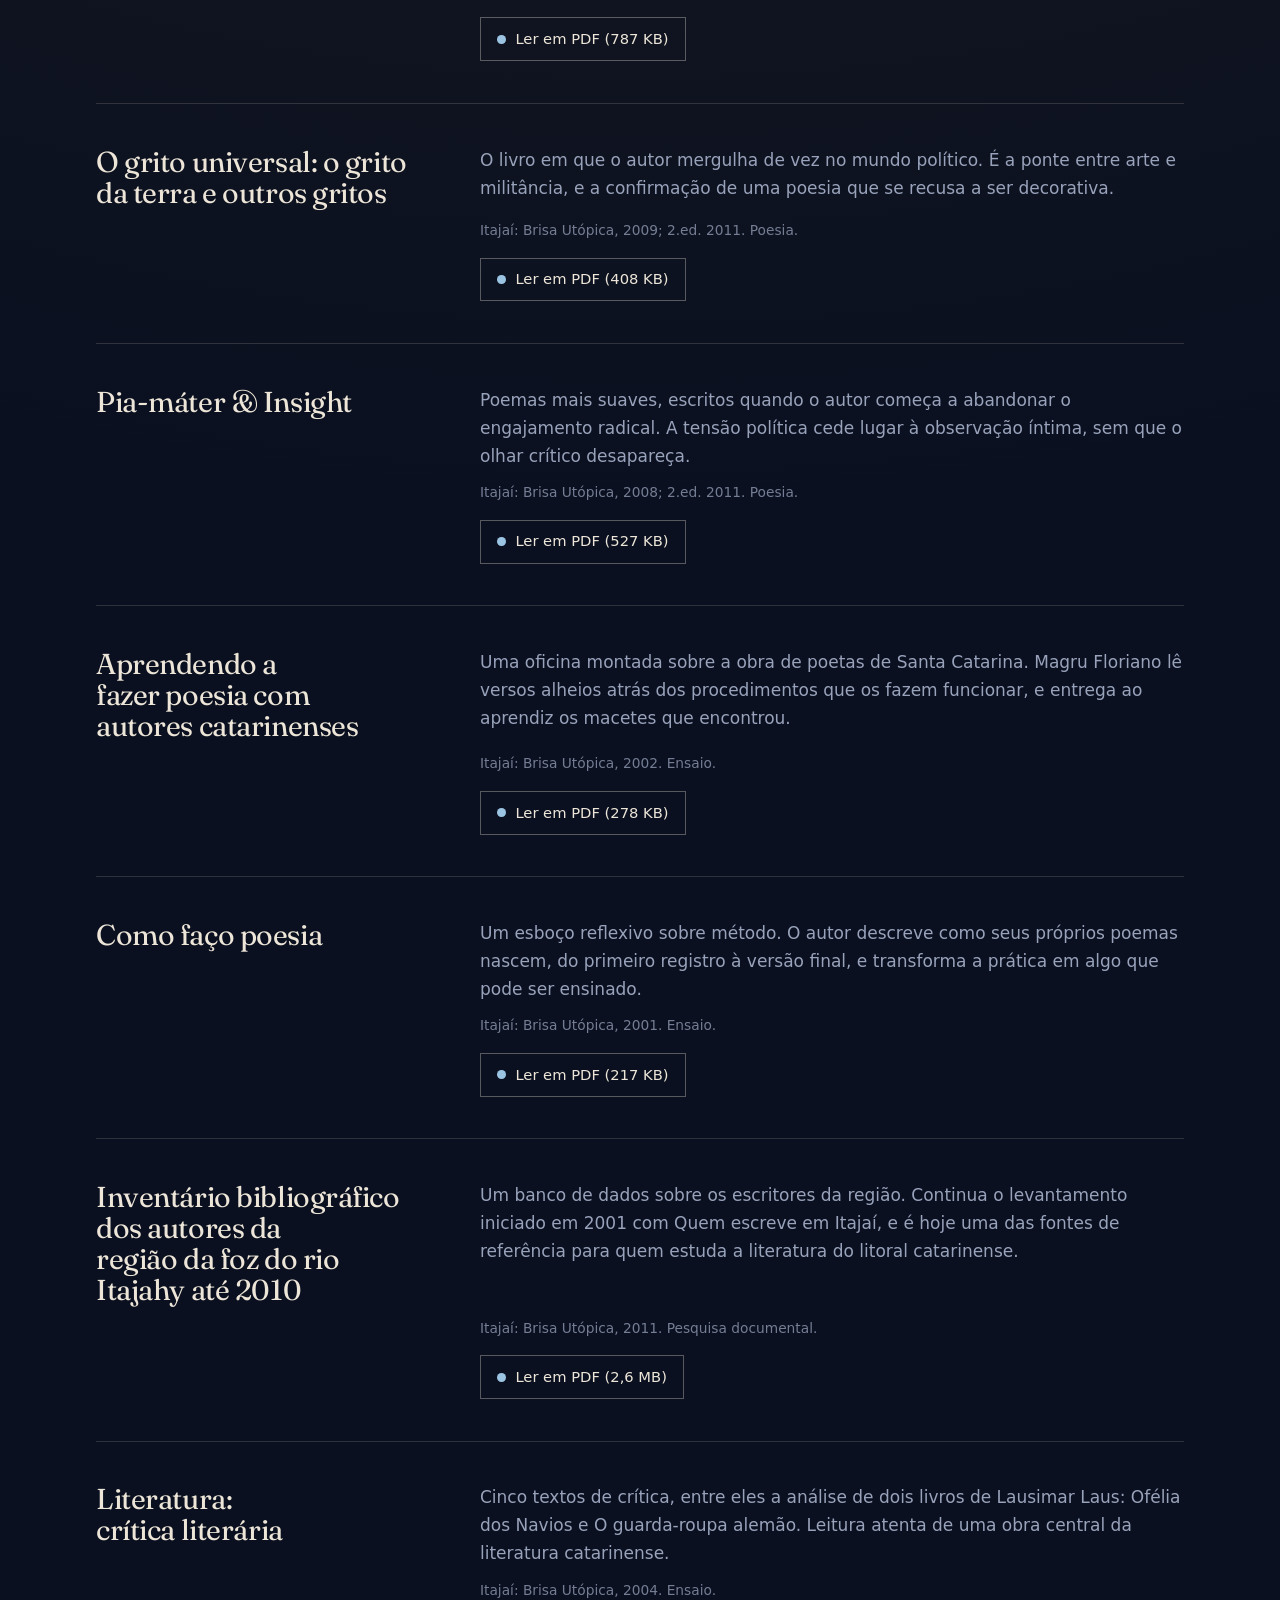
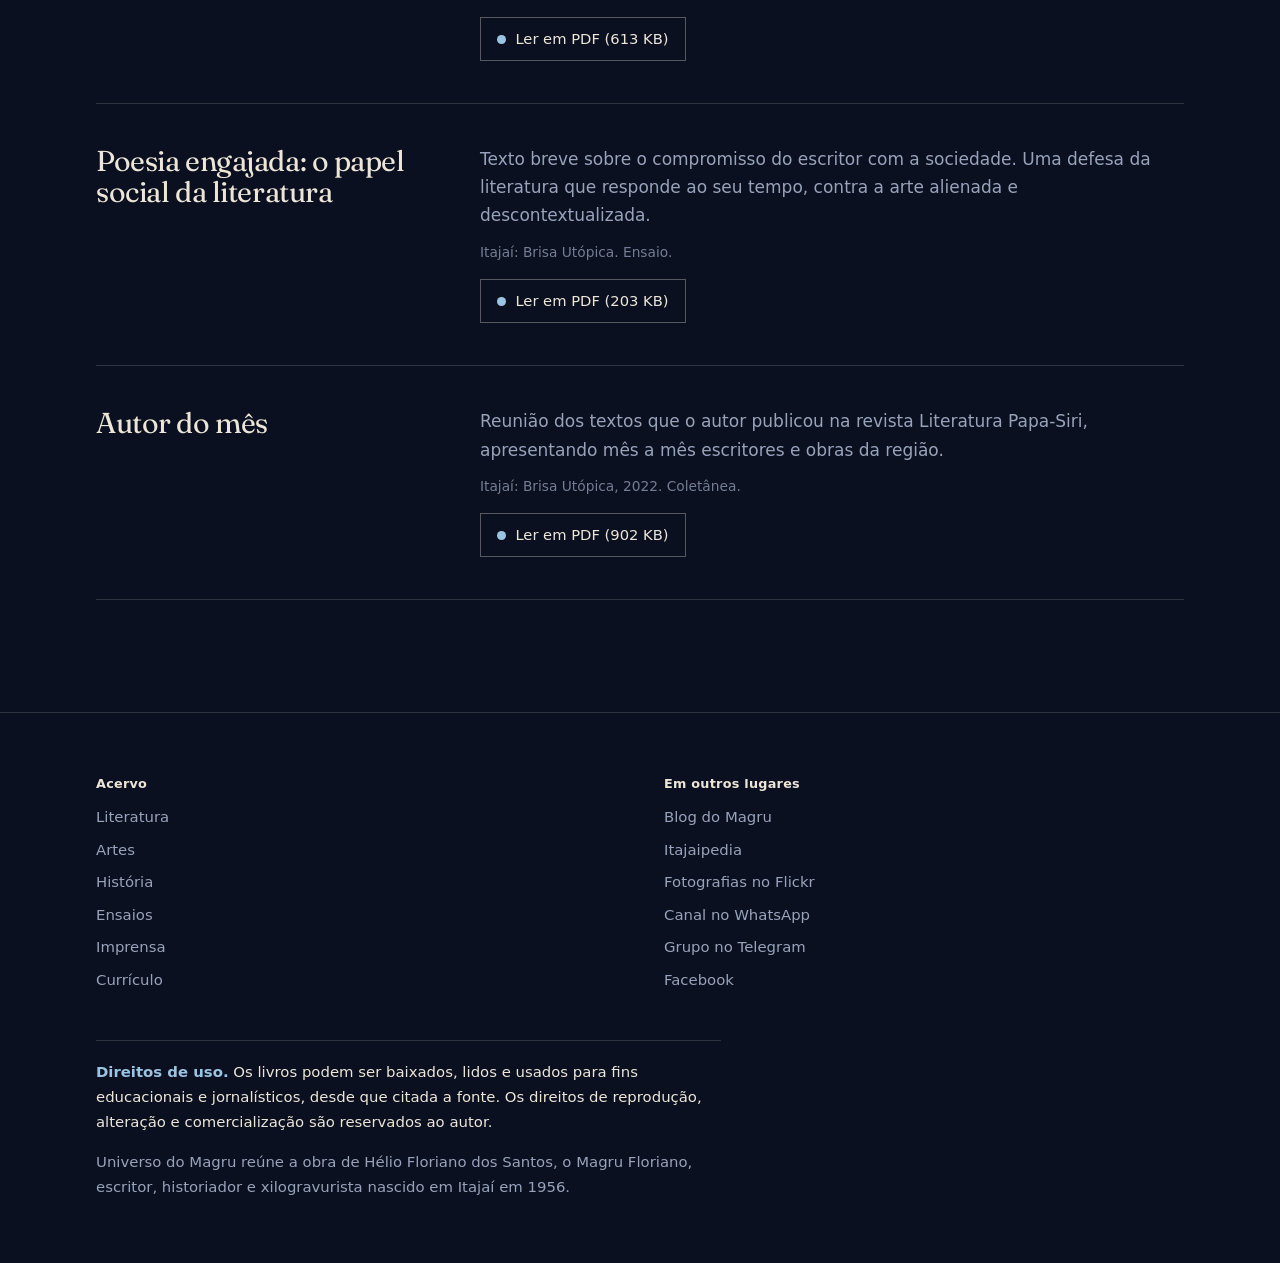
<file: literatura/index.html>
<!doctype html>
<html lang="pt-BR" style="--acento: var(--literatura)">
<head>
<meta charset="utf-8">
<meta name="viewport" content="width=device-width, initial-scale=1">
<title>Literatura — Poesia, crítica literária e o ofício de escrever | Magru Floriano</title>
<meta name="description" content="Os seis livros de poesia de Magru Floriano e seus ensaios sobre literatura catarinense, todos em PDF de leitura livre.">
<link rel="canonical" href="https://magru.com.br/literatura/">
<meta property="og:type" content="website">
<meta property="og:site_name" content="Universo do Magru">
<meta property="og:locale" content="pt_BR">
<meta property="og:title" content="Literatura — Poesia, crítica literária e o ofício de escrever | Magru Floriano">
<meta property="og:description" content="Os seis livros de poesia de Magru Floriano e seus ensaios sobre literatura catarinense, todos em PDF de leitura livre.">
<meta property="og:url" content="https://magru.com.br/literatura/">
<meta name="twitter:card" content="summary">
<link rel="icon" href="../assets/favicon.svg" type="image/svg+xml">
<link rel="preconnect" href="https://fonts.gstatic.com" crossorigin>
<link rel="stylesheet" href="https://fonts.googleapis.com/css2?family=Fraunces:opsz,wght,SOFT,WONK@9..144,300..600,0..100,0..1&display=swap">
<link rel="stylesheet" href="../assets/css/magru.css">
<script type="application/ld+json">{"@context": "https://schema.org", "@type": "CollectionPage", "name": "Literatura", "url": "https://magru.com.br/literatura/", "inLanguage": "pt-BR", "description": "Os seis livros de poesia de Magru Floriano e seus ensaios sobre literatura catarinense, todos em PDF de leitura livre.", "mainEntity": {"@type": "ItemList", "numberOfItems": 12, "itemListElement": [{"@type": "ListItem", "position": 1, "item": {"@type": "Book", "name": "Saudades", "author": {"@type": "Person", "name": "Magru Floriano"}, "inLanguage": "pt-BR", "url": "https://blog.magru.com.br/wp-content/uploads/2025/04/magru-floriano_saudades.pdf", "encodingFormat": "application/pdf", "abstract": "Um livro inteiro dedicado a uma palavra. Magru Floriano persegue a saudade poema a poema, testando as definições que a prosa não alcança, no vocabulário afetivo de quem escreve do litoral de Santa Catarina.", "isAccessibleForFree": true, "copyrightHolder": {"@type": "Person", "name": "Magru Floriano"}, "copyrightNotice": "Os livros podem ser baixados, lidos e usados para fins educacionais e jornalísticos, desde que citada a fonte. Os direitos de reprodução, alteração e comercialização são reservados ao autor."}}, {"@type": "ListItem", "position": 2, "item": {"@type": "Book", "name": "Há cais", "author": {"@type": "Person", "name": "Magru Floriano"}, "inLanguage": "pt-BR", "url": "https://blog.magru.com.br/wp-content/uploads/2025/04/magru-floriano_ha-cais.pdf", "encodingFormat": "application/pdf", "abstract": "Poesia de porto e de maré. O cais, o casco, a rede e a gente que vive do mar entram no livro pelo vocabulário de quem cresceu na foz do rio Itajaí-Açu, onde a cidade e a navegação nunca se separaram.", "isAccessibleForFree": true, "copyrightHolder": {"@type": "Person", "name": "Magru Floriano"}, "copyrightNotice": "Os livros podem ser baixados, lidos e usados para fins educacionais e jornalísticos, desde que citada a fonte. Os direitos de reprodução, alteração e comercialização são reservados ao autor."}}, {"@type": "ListItem", "position": 3, "item": {"@type": "Book", "name": "Cotidianas: poesias de um cidadão oprimido", "author": {"@type": "Person", "name": "Magru Floriano"}, "inLanguage": "pt-BR", "url": "https://blog.magru.com.br/antigo/assets/2015/01/cotidianas.pdf", "encodingFormat": "application/pdf", "abstract": "O primeiro livro de poemas do autor. Escrito na voz do cidadão comum diante do poder, reúne a matéria do dia a dia — trabalho, cidade, injustiça miúda — na linguagem direta que marcaria toda a sua poesia.", "isAccessibleForFree": true, "copyrightHolder": {"@type": "Person", "name": "Magru Floriano"}, "copyrightNotice": "Os livros podem ser baixados, lidos e usados para fins educacionais e jornalísticos, desde que citada a fonte. Os direitos de reprodução, alteração e comercialização são reservados ao autor."}}, {"@type": "ListItem", "position": 4, "item": {"@type": "Book", "name": "Fogo-fátuo: o diário de um poeta triste", "author": {"@type": "Person", "name": "Magru Floriano"}, "inLanguage": "pt-BR", "url": "https://blog.magru.com.br/antigo/assets/2015/01/fogo_fatuo.pdf", "encodingFormat": "application/pdf", "abstract": "Poesia engajada em forma de diário. O livro acompanha o estado de espírito de um poeta que não consegue separar a tristeza pessoal do desconforto político, e faz das duas a mesma escrita.", "isAccessibleForFree": true, "copyrightHolder": {"@type": "Person", "name": "Magru Floriano"}, "copyrightNotice": "Os livros podem ser baixados, lidos e usados para fins educacionais e jornalísticos, desde que citada a fonte. Os direitos de reprodução, alteração e comercialização são reservados ao autor."}}, {"@type": "ListItem", "position": 5, "item": {"@type": "Book", "name": "O grito universal: o grito da terra e outros gritos", "author": {"@type": "Person", "name": "Magru Floriano"}, "inLanguage": "pt-BR", "url": "https://blog.magru.com.br/antigo/assets/2015/01/grito_universal.pdf", "encodingFormat": "application/pdf", "abstract": "O livro em que o autor mergulha de vez no mundo político. É a ponte entre arte e militância, e a confirmação de uma poesia que se recusa a ser decorativa.", "isAccessibleForFree": true, "copyrightHolder": {"@type": "Person", "name": "Magru Floriano"}, "copyrightNotice": "Os livros podem ser baixados, lidos e usados para fins educacionais e jornalísticos, desde que citada a fonte. Os direitos de reprodução, alteração e comercialização são reservados ao autor."}}, {"@type": "ListItem", "position": 6, "item": {"@type": "Book", "name": "Pia-máter & Insight", "author": {"@type": "Person", "name": "Magru Floriano"}, "inLanguage": "pt-BR", "url": "https://blog.magru.com.br/antigo/assets/2015/01/pia_mater.pdf", "encodingFormat": "application/pdf", "abstract": "Poemas mais suaves, escritos quando o autor começa a abandonar o engajamento radical. A tensão política cede lugar à observação íntima, sem que o olhar crítico desapareça.", "isAccessibleForFree": true, "copyrightHolder": {"@type": "Person", "name": "Magru Floriano"}, "copyrightNotice": "Os livros podem ser baixados, lidos e usados para fins educacionais e jornalísticos, desde que citada a fonte. Os direitos de reprodução, alteração e comercialização são reservados ao autor."}}, {"@type": "ListItem", "position": 7, "item": {"@type": "Book", "name": "Aprendendo a fazer poesia com autores catarinenses", "author": {"@type": "Person", "name": "Magru Floriano"}, "inLanguage": "pt-BR", "url": "https://blog.magru.com.br/antigo/assets/2015/01/aprendendo_poesia.pdf", "encodingFormat": "application/pdf", "abstract": "Uma oficina montada sobre a obra de poetas de Santa Catarina. Magru Floriano lê versos alheios atrás dos procedimentos que os fazem funcionar, e entrega ao aprendiz os macetes que encontrou.", "isAccessibleForFree": true, "copyrightHolder": {"@type": "Person", "name": "Magru Floriano"}, "copyrightNotice": "Os livros podem ser baixados, lidos e usados para fins educacionais e jornalísticos, desde que citada a fonte. Os direitos de reprodução, alteração e comercialização são reservados ao autor."}}, {"@type": "ListItem", "position": 8, "item": {"@type": "Book", "name": "Como faço poesia", "author": {"@type": "Person", "name": "Magru Floriano"}, "inLanguage": "pt-BR", "url": "https://blog.magru.com.br/antigo/assets/2015/01/como_poesia.pdf", "encodingFormat": "application/pdf", "abstract": "Um esboço reflexivo sobre método. O autor descreve como seus próprios poemas nascem, do primeiro registro à versão final, e transforma a prática em algo que pode ser ensinado.", "isAccessibleForFree": true, "copyrightHolder": {"@type": "Person", "name": "Magru Floriano"}, "copyrightNotice": "Os livros podem ser baixados, lidos e usados para fins educacionais e jornalísticos, desde que citada a fonte. Os direitos de reprodução, alteração e comercialização são reservados ao autor."}}, {"@type": "ListItem", "position": 9, "item": {"@type": "Book", "name": "Inventário bibliográfico dos autores da região da foz do rio Itajahy até 2010", "author": {"@type": "Person", "name": "Magru Floriano"}, "inLanguage": "pt-BR", "url": "https://blog.magru.com.br/antigo/assets/2015/01/inventario_bibliografico.pdf", "encodingFormat": "application/pdf", "abstract": "Um banco de dados sobre os escritores da região. Continua o levantamento iniciado em 2001 com Quem escreve em Itajaí, e é hoje uma das fontes de referência para quem estuda a literatura do litoral catarinense.", "isAccessibleForFree": true, "copyrightHolder": {"@type": "Person", "name": "Magru Floriano"}, "copyrightNotice": "Os livros podem ser baixados, lidos e usados para fins educacionais e jornalísticos, desde que citada a fonte. Os direitos de reprodução, alteração e comercialização são reservados ao autor."}}, {"@type": "ListItem", "position": 10, "item": {"@type": "Book", "name": "Literatura: crítica literária", "author": {"@type": "Person", "name": "Magru Floriano"}, "inLanguage": "pt-BR", "url": "https://blog.magru.com.br/antigo/assets/2015/01/critica_literaria.pdf", "encodingFormat": "application/pdf", "abstract": "Cinco textos de crítica, entre eles a análise de dois livros de Lausimar Laus: Ofélia dos Navios e O guarda-roupa alemão. Leitura atenta de uma obra central da literatura catarinense.", "isAccessibleForFree": true, "copyrightHolder": {"@type": "Person", "name": "Magru Floriano"}, "copyrightNotice": "Os livros podem ser baixados, lidos e usados para fins educacionais e jornalísticos, desde que citada a fonte. Os direitos de reprodução, alteração e comercialização são reservados ao autor."}}, {"@type": "ListItem", "position": 11, "item": {"@type": "Book", "name": "Poesia engajada: o papel social da literatura", "author": {"@type": "Person", "name": "Magru Floriano"}, "inLanguage": "pt-BR", "url": "https://blog.magru.com.br/antigo/assets/2015/01/poesia_engajada.pdf", "encodingFormat": "application/pdf", "abstract": "Texto breve sobre o compromisso do escritor com a sociedade. Uma defesa da literatura que responde ao seu tempo, contra a arte alienada e descontextualizada.", "isAccessibleForFree": true, "copyrightHolder": {"@type": "Person", "name": "Magru Floriano"}, "copyrightNotice": "Os livros podem ser baixados, lidos e usados para fins educacionais e jornalísticos, desde que citada a fonte. Os direitos de reprodução, alteração e comercialização são reservados ao autor."}}, {"@type": "ListItem", "position": 12, "item": {"@type": "Book", "name": "Autor do mês", "author": {"@type": "Person", "name": "Magru Floriano"}, "inLanguage": "pt-BR", "url": "https://blog.magru.com.br/wp-content/uploads/2022/07/magru-floriano-autor-do-mes.pdf", "encodingFormat": "application/pdf", "abstract": "Reunião dos textos que o autor publicou na revista Literatura Papa-Siri, apresentando mês a mês escritores e obras da região.", "isAccessibleForFree": true, "copyrightHolder": {"@type": "Person", "name": "Magru Floriano"}, "copyrightNotice": "Os livros podem ser baixados, lidos e usados para fins educacionais e jornalísticos, desde que citada a fonte. Os direitos de reprodução, alteração e comercialização são reservados ao autor."}}]}}</script>
<script type="application/ld+json">{"@context": "https://schema.org", "@type": "BreadcrumbList", "itemListElement": [{"@type": "ListItem", "position": 1, "name": "Universo do Magru", "item": "https://magru.com.br/"}, {"@type": "ListItem", "position": 2, "name": "Literatura", "item": "https://magru.com.br/literatura/"}]}</script>
</head>
<body>
<a class="pular" href="#conteudo">Ir para o conteúdo</a>
<header class="topo">
  <div class="envelope">
    <div class="topo__interno">
      <a class="marca" href="../index.html"><span class="marca__astro" aria-hidden="true"></span>Universo do Magru</a>
      <button class="menu-botao" type="button" aria-controls="rota" hidden>Seções</button>
    </div>
    <ul class="rota" id="rota">
      <li><a href="../literatura/index.html" aria-current="page">Literatura</a></li>
      <li><a href="../artes/index.html">Artes</a></li>
      <li><a href="https://blog.magru.com.br/blog/">Blog</a></li>
      <li><a href="../historia/index.html">História</a></li>
      <li><a href="../ensaios/index.html">Ensaios</a></li>
      <li><a href="../imprensa/index.html">Imprensa</a></li>
      <li><a href="../curriculo/index.html">Currículo</a></li>
    </ul>
  </div>
</header>
<main id="conteudo">
  <div class="envelope cabeca">
    <p class="migalhas"><a href="../index.html">Universo do Magru</a> / <b>Literatura</b></p>
    <h1>Poesia, crítica literária e o ofício de escrever</h1>
    <p>Seis livros de poesia e seis trabalhos sobre o ofício de escrever. A obra poética de Magru Floriano vai da militância declarada dos primeiros títulos à observação íntima dos últimos, e vem acompanhada do inventário e da crítica que ele dedicou aos autores da região da foz do rio Itajaí-Açu.</p>
    <p class="nota-direitos">Os livros podem ser baixados, lidos e usados para fins educacionais e jornalísticos, desde que citada a fonte. Os direitos de reprodução, alteração e comercialização são reservados ao autor.</p>
  </div>
  <div class="envelope">
    <ul class="acervo">
      <li class="obra">
        <h2>Saudades</h2>
        <p>Um livro inteiro dedicado a uma palavra. Magru Floriano persegue a saudade poema a poema, testando as definições que a prosa não alcança, no vocabulário afetivo de quem escreve do litoral de Santa Catarina.</p>
        <p class="obra__ficha">Itajaí: Brisa Utópica, 2025. Poesia.</p>
        <a class="baixar" href="https://blog.magru.com.br/wp-content/uploads/2025/04/magru-floriano_saudades.pdf" type="application/pdf" aria-label="Ler em PDF (4,5 MB): Saudades">Ler em PDF (4,5 MB)</a>
      </li>
      <li class="obra">
        <h2>Há cais</h2>
        <p>Poesia de porto e de maré. O cais, o casco, a rede e a gente que vive do mar entram no livro pelo vocabulário de quem cresceu na foz do rio Itajaí-Açu, onde a cidade e a navegação nunca se separaram.</p>
        <p class="obra__ficha">Itajaí: Brisa Utópica, 2020; Itajaí: Ipêamarelo, 2023. Poesia.</p>
        <a class="baixar" href="https://blog.magru.com.br/wp-content/uploads/2025/04/magru-floriano_ha-cais.pdf" type="application/pdf" aria-label="Ler em PDF (686 KB): Há cais">Ler em PDF (686 KB)</a>
      </li>
      <li class="obra">
        <h2>Cotidianas: poesias de um cidadão oprimido</h2>
        <p>O primeiro livro de poemas do autor. Escrito na voz do cidadão comum diante do poder, reúne a matéria do dia a dia — trabalho, cidade, injustiça miúda — na linguagem direta que marcaria toda a sua poesia.</p>
        <p class="obra__ficha">Itajaí: Brisa Utópica, 1999. Poesia.</p>
        <a class="baixar" href="https://blog.magru.com.br/antigo/assets/2015/01/cotidianas.pdf" type="application/pdf" aria-label="Ler em PDF (1,2 MB): Cotidianas: poesias de um cidadão oprimido">Ler em PDF (1,2 MB)</a>
      </li>
      <li class="obra">
        <h2>Fogo-fátuo: o diário de um poeta triste</h2>
        <p>Poesia engajada em forma de diário. O livro acompanha o estado de espírito de um poeta que não consegue separar a tristeza pessoal do desconforto político, e faz das duas a mesma escrita.</p>
        <p class="obra__ficha">Itajaí: Brisa Utópica, 2001. Poesia.</p>
        <a class="baixar" href="https://blog.magru.com.br/antigo/assets/2015/01/fogo_fatuo.pdf" type="application/pdf" aria-label="Ler em PDF (787 KB): Fogo-fátuo: o diário de um poeta triste">Ler em PDF (787 KB)</a>
      </li>
      <li class="obra">
        <h2>O grito universal: o grito da terra e outros gritos</h2>
        <p>O livro em que o autor mergulha de vez no mundo político. É a ponte entre arte e militância, e a confirmação de uma poesia que se recusa a ser decorativa.</p>
        <p class="obra__ficha">Itajaí: Brisa Utópica, 2009; 2.ed. 2011. Poesia.</p>
        <a class="baixar" href="https://blog.magru.com.br/antigo/assets/2015/01/grito_universal.pdf" type="application/pdf" aria-label="Ler em PDF (408 KB): O grito universal: o grito da terra e outros gritos">Ler em PDF (408 KB)</a>
      </li>
      <li class="obra">
        <h2>Pia-máter &amp; Insight</h2>
        <p>Poemas mais suaves, escritos quando o autor começa a abandonar o engajamento radical. A tensão política cede lugar à observação íntima, sem que o olhar crítico desapareça.</p>
        <p class="obra__ficha">Itajaí: Brisa Utópica, 2008; 2.ed. 2011. Poesia.</p>
        <a class="baixar" href="https://blog.magru.com.br/antigo/assets/2015/01/pia_mater.pdf" type="application/pdf" aria-label="Ler em PDF (527 KB): Pia-máter &amp; Insight">Ler em PDF (527 KB)</a>
      </li>
      <li class="obra">
        <h2>Aprendendo a fazer poesia com autores catarinenses</h2>
        <p>Uma oficina montada sobre a obra de poetas de Santa Catarina. Magru Floriano lê versos alheios atrás dos procedimentos que os fazem funcionar, e entrega ao aprendiz os macetes que encontrou.</p>
        <p class="obra__ficha">Itajaí: Brisa Utópica, 2002. Ensaio.</p>
        <a class="baixar" href="https://blog.magru.com.br/antigo/assets/2015/01/aprendendo_poesia.pdf" type="application/pdf" aria-label="Ler em PDF (278 KB): Aprendendo a fazer poesia com autores catarinenses">Ler em PDF (278 KB)</a>
      </li>
      <li class="obra">
        <h2>Como faço poesia</h2>
        <p>Um esboço reflexivo sobre método. O autor descreve como seus próprios poemas nascem, do primeiro registro à versão final, e transforma a prática em algo que pode ser ensinado.</p>
        <p class="obra__ficha">Itajaí: Brisa Utópica, 2001. Ensaio.</p>
        <a class="baixar" href="https://blog.magru.com.br/antigo/assets/2015/01/como_poesia.pdf" type="application/pdf" aria-label="Ler em PDF (217 KB): Como faço poesia">Ler em PDF (217 KB)</a>
      </li>
      <li class="obra">
        <h2>Inventário bibliográfico dos autores da região da foz do rio Itajahy até 2010</h2>
        <p>Um banco de dados sobre os escritores da região. Continua o levantamento iniciado em 2001 com Quem escreve em Itajaí, e é hoje uma das fontes de referência para quem estuda a literatura do litoral catarinense.</p>
        <p class="obra__ficha">Itajaí: Brisa Utópica, 2011. Pesquisa documental.</p>
        <a class="baixar" href="https://blog.magru.com.br/antigo/assets/2015/01/inventario_bibliografico.pdf" type="application/pdf" aria-label="Ler em PDF (2,6 MB): Inventário bibliográfico dos autores da região da foz do rio Itajahy até 2010">Ler em PDF (2,6 MB)</a>
      </li>
      <li class="obra">
        <h2>Literatura: crítica literária</h2>
        <p>Cinco textos de crítica, entre eles a análise de dois livros de Lausimar Laus: Ofélia dos Navios e O guarda-roupa alemão. Leitura atenta de uma obra central da literatura catarinense.</p>
        <p class="obra__ficha">Itajaí: Brisa Utópica, 2004. Ensaio.</p>
        <a class="baixar" href="https://blog.magru.com.br/antigo/assets/2015/01/critica_literaria.pdf" type="application/pdf" aria-label="Ler em PDF (613 KB): Literatura: crítica literária">Ler em PDF (613 KB)</a>
      </li>
      <li class="obra">
        <h2>Poesia engajada: o papel social da literatura</h2>
        <p>Texto breve sobre o compromisso do escritor com a sociedade. Uma defesa da literatura que responde ao seu tempo, contra a arte alienada e descontextualizada.</p>
        <p class="obra__ficha">Itajaí: Brisa Utópica. Ensaio.</p>
        <a class="baixar" href="https://blog.magru.com.br/antigo/assets/2015/01/poesia_engajada.pdf" type="application/pdf" aria-label="Ler em PDF (203 KB): Poesia engajada: o papel social da literatura">Ler em PDF (203 KB)</a>
      </li>
      <li class="obra">
        <h2>Autor do mês</h2>
        <p>Reunião dos textos que o autor publicou na revista Literatura Papa-Siri, apresentando mês a mês escritores e obras da região.</p>
        <p class="obra__ficha">Itajaí: Brisa Utópica, 2022. Coletânea.</p>
        <a class="baixar" href="https://blog.magru.com.br/wp-content/uploads/2022/07/magru-floriano-autor-do-mes.pdf" type="application/pdf" aria-label="Ler em PDF (902 KB): Autor do mês">Ler em PDF (902 KB)</a>
      </li>
    </ul>
  </div>
</main>
<footer class="rodape">
  <div class="envelope">
    <div class="rodape__grade">
      <div>
        <h2>Acervo</h2>
        <ul>
          <li><a href="../literatura/index.html">Literatura</a></li>
          <li><a href="../artes/index.html">Artes</a></li>
          <li><a href="../historia/index.html">História</a></li>
          <li><a href="../ensaios/index.html">Ensaios</a></li>
          <li><a href="../imprensa/index.html">Imprensa</a></li>
          <li><a href="../curriculo/index.html">Currículo</a></li>
        </ul>
      </div>
      <div>
        <h2>Em outros lugares</h2>
        <ul>
          <li><a href="https://blog.magru.com.br/blog/">Blog do Magru</a></li>
          <li><a href="https://itajaipedia.com.br">Itajaipedia</a></li>
          <li><a href="https://www.flickr.com/photos/magru-floriano/">Fotografias no Flickr</a></li>
          <li><a href="https://whatsapp.com/channel/0029Vb79qVyCRs1nXwrZxi33">Canal no WhatsApp</a></li>
          <li><a href="https://t.me/blogdomagru">Grupo no Telegram</a></li>
          <li><a href="https://www.facebook.com/florianomagru">Facebook</a></li>
        </ul>
      </div>
    </div>
    <p class="rodape__nota" id="direitos"><b>Direitos de uso.</b> Os livros podem ser baixados, lidos e usados para fins educacionais e jornalísticos, desde que citada a fonte. Os direitos de reprodução, alteração e comercialização são reservados ao autor.</p>
    <p class="rodape__bio">Universo do Magru reúne a obra de Hélio Floriano dos Santos, o Magru Floriano, escritor, historiador e xilogravurista nascido em Itajaí em 1956.</p>
  </div>
</footer>
<script src="../assets/js/magru.js" defer></script>
</body>
</html>
</file>
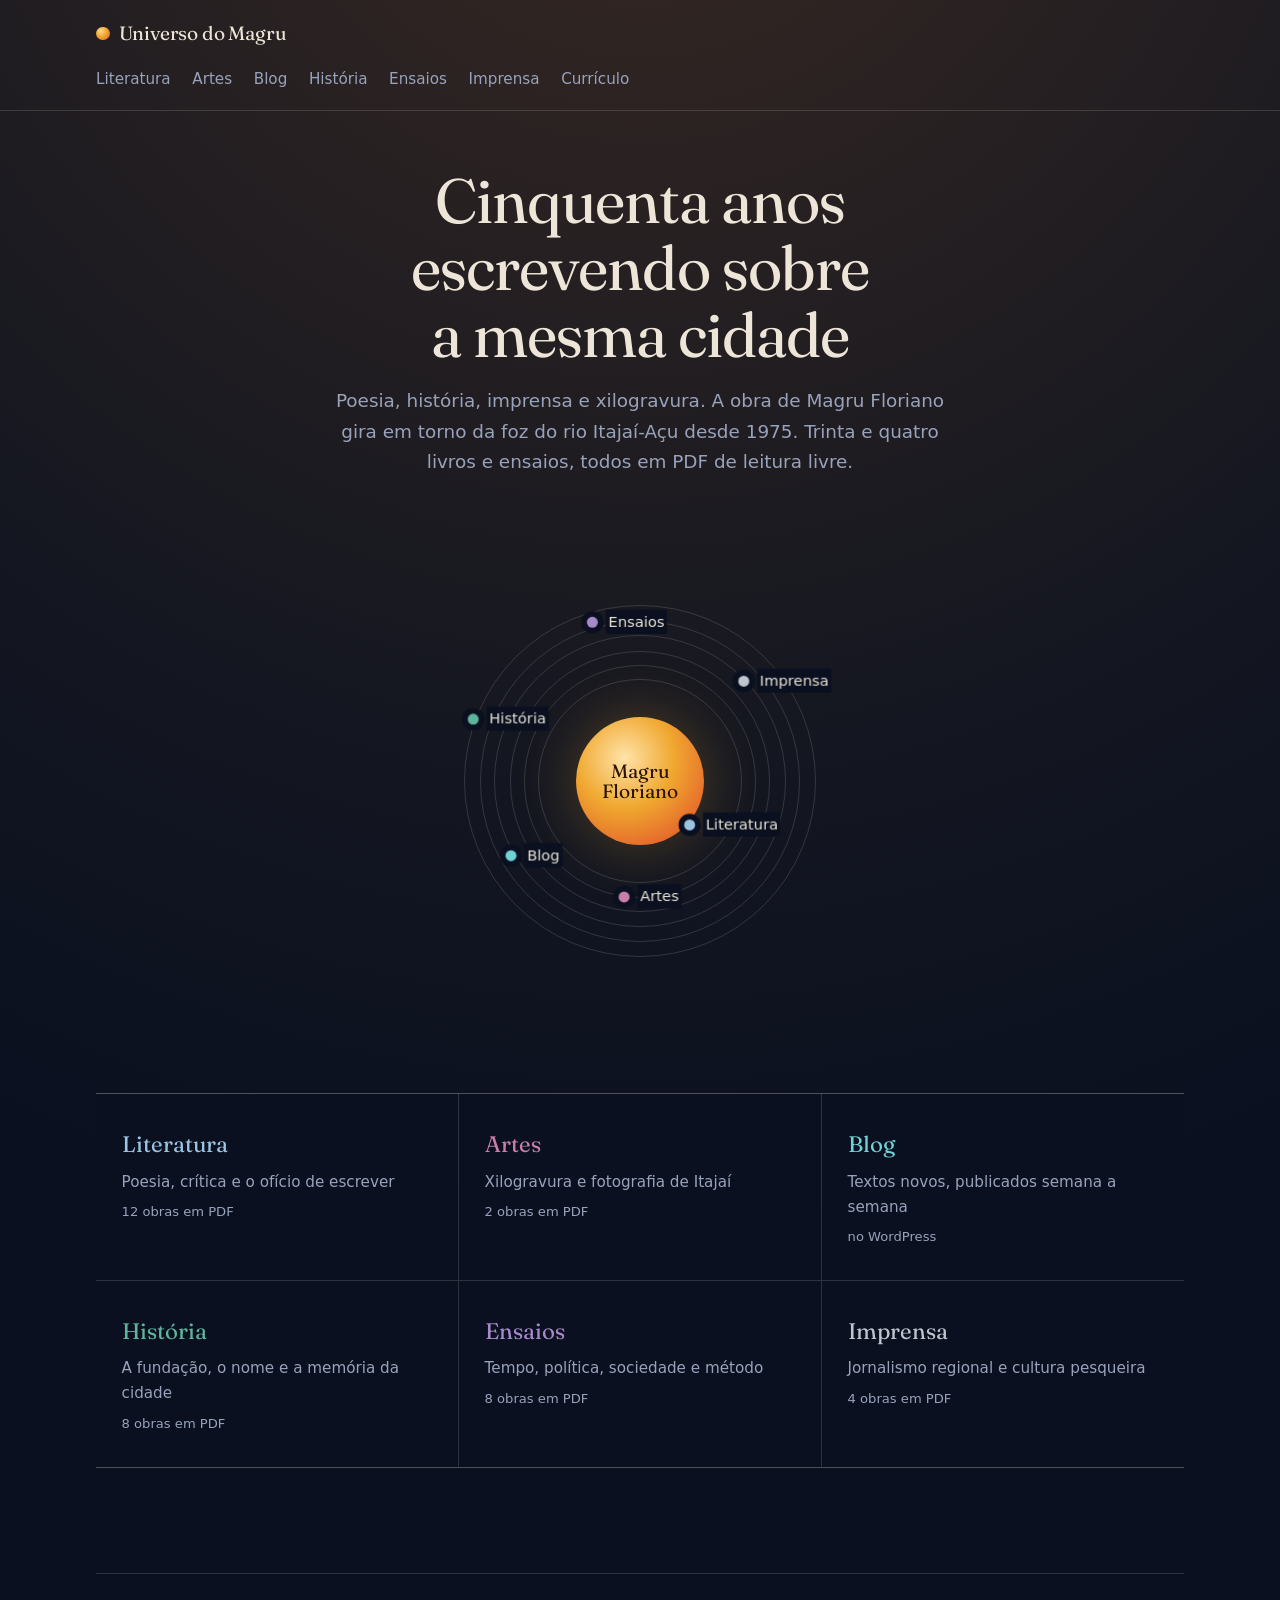
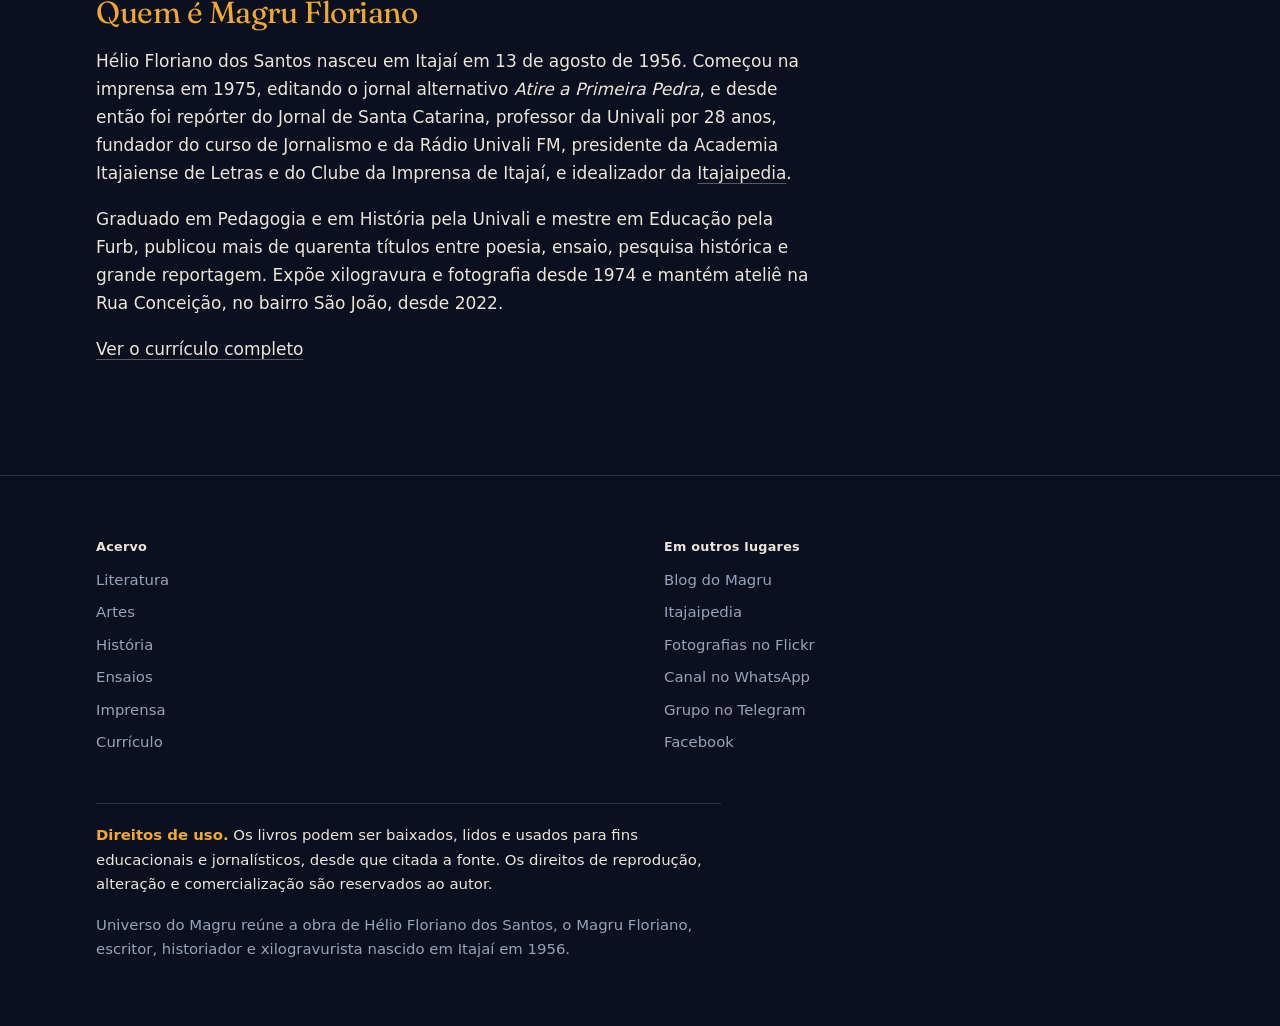
<file: web/index.html>
<!DOCTYPE html>
<html lang="pt-BR">
<head>
<meta charset="utf-8">
<meta http-equiv="refresh" content="0; url=/index.html">
<link rel="canonical" href="https://magru.com.br/">
<meta name="robots" content="noindex">
<title>Universo do Magru</title>
</head>
<body>
<p>Este endereço mudou. <a href="/index.html">Ir para magru.com.br</a></p>
</body>
</html>
</file>
<file: assets/css/magru.css>
/* Universo do Magru — carta celeste gravada */

:root {
  --tinta: #0a1020;
  --tinta-alta: #121a2e;
  --papel: #ede6d8;
  --papel-fraco: #98a2ba;
  --sol: #f0a830;
  --sol-brasa: #e2582a;
  --linha: rgba(237, 230, 216, 0.16);
  --linha-forte: rgba(237, 230, 216, 0.34);

  --literatura: #9bc4e2;
  --ensaios: #a78bc8;
  --historia: #5fb49c;
  --imprensa: #c0c6ce;
  --artes: #c97fa8;
  --blog: #6fd3d8;

  --acento: var(--sol);

  --display: "Fraunces", Georgia, "Times New Roman", serif;
  --texto: system-ui, -apple-system, "Segoe UI", Roboto, sans-serif;

  --medida: 66ch;
  --gutter: clamp(1.25rem, 5vw, 3rem);
  --ritmo: clamp(3.5rem, 9vw, 7rem);
}

*,
*::before,
*::after {
  box-sizing: border-box;
}

html {
  -webkit-text-size-adjust: 100%;
  overflow-x: hidden;
}

body {
  margin: 0;
  background-color: var(--tinta);
  background-image:
    radial-gradient(circle at 50% -10%, rgba(240, 168, 48, 0.13), transparent 52%),
    radial-gradient(circle at 50% -10%, rgba(226, 88, 42, 0.09), transparent 34%);
  background-repeat: no-repeat;
  color: var(--papel);
  font-family: var(--texto);
  font-size: clamp(1rem, 0.96rem + 0.2vw, 1.0625rem);
  line-height: 1.65;
  text-rendering: optimizeLegibility;
}

/* Estipulado de gravura: pontilhado tênue sobre a tinta. */
body::before {
  content: "";
  position: fixed;
  inset: 0;
  pointer-events: none;
  z-index: 0;
  opacity: 0.4;
  background-image: radial-gradient(rgba(237, 230, 216, 0.09) 0.5px, transparent 0.5px);
  background-size: 4px 4px;
}

body > * {
  position: relative;
  z-index: 1;
}

h1,
h2,
h3 {
  font-family: var(--display);
  font-weight: 400;
  font-variation-settings: "SOFT" 0, "WONK" 1;
  line-height: 1.08;
  letter-spacing: -0.015em;
  margin: 0;
  text-wrap: balance;
}

a {
  color: var(--papel);
  text-decoration-color: var(--linha-forte);
  text-underline-offset: 0.22em;
  text-decoration-thickness: 1px;
}

a:hover {
  text-decoration-color: var(--acento);
}

:focus-visible {
  outline: 2px solid var(--sol);
  outline-offset: 3px;
  border-radius: 2px;
}

img {
  max-width: 100%;
  height: auto;
}

.envelope {
  width: min(100% - var(--gutter) * 2, 68rem);
  margin-inline: auto;
}

.pular {
  position: absolute;
  left: -9999px;
  top: 0;
}

.pular:focus {
  left: var(--gutter);
  top: 0.75rem;
  z-index: 10;
  background: var(--tinta-alta);
  padding: 0.6rem 1rem;
}

/* ---------- Cabeçalho ---------- */

.topo {
  border-bottom: 1px solid var(--linha);
}

.topo__interno {
  display: flex;
  flex-wrap: wrap;
  align-items: center;
  justify-content: space-between;
  gap: 1rem;
  padding-block: 1.1rem;
}

.marca {
  font-family: var(--display);
  font-variation-settings: "SOFT" 0, "WONK" 1;
  font-size: 1.2rem;
  letter-spacing: -0.01em;
  text-decoration: none;
  display: inline-flex;
  align-items: center;
  gap: 0.55rem;
}

.marca__astro {
  width: 0.72em;
  height: 0.72em;
  border-radius: 50%;
  background: radial-gradient(circle at 35% 30%, #ffd88a, var(--sol) 45%, var(--sol-brasa));
  flex: none;
}

.menu-botao {
  display: inline-flex;
  align-items: center;
  gap: 0.5rem;
  background: none;
  border: 1px solid var(--linha-forte);
  color: inherit;
  font: inherit;
  font-size: 0.9rem;
  padding: 0.4rem 0.8rem;
  cursor: pointer;
}

.menu-botao:hover {
  border-color: var(--sol);
}

.rota {
  display: flex;
  flex-wrap: wrap;
  gap: 0.35rem 1.35rem;
  list-style: none;
  margin: 0;
  padding: 0 0 1.1rem;
  font-size: 0.95rem;
}

.rota a {
  text-decoration: none;
  color: var(--papel-fraco);
  padding-block: 0.2rem;
}

.rota a:hover {
  color: var(--papel);
}

.rota [aria-current="page"] {
  color: var(--papel);
  box-shadow: inset 0 -1px 0 var(--acento);
}

@media (max-width: 47.99em) {
  .rota[hidden] {
    display: none;
  }
  .rota {
    flex-direction: column;
    gap: 0;
  }
  .rota li {
    border-top: 1px solid var(--linha);
  }
  .rota a {
    display: block;
    padding-block: 0.7rem;
  }
}

@media (min-width: 48em) {
  .menu-botao {
    display: none;
  }
  .rota[hidden] {
    display: flex;
  }
}

/* ---------- Diagrama orbital ---------- */
/* A esfera inteira gira num período único: os planetas mantêm distância
   fixa entre si e nunca colidem, como num astrolábio. */

.sistema {
  --raio: min(30vw, 11rem);
  --periodo: 260s;
  display: grid;
  place-items: center;
  aspect-ratio: 1;
  width: min(100%, 34rem);
  margin: clamp(1rem, 4vw, 2rem) auto clamp(1.5rem, 5vw, 2.5rem);
}

.sistema > * {
  grid-area: 1 / 1;
}

.sol {
  display: grid;
  place-items: center;
  text-align: center;
  width: min(27vw, 8rem);
  aspect-ratio: 1;
  border-radius: 50%;
  background: radial-gradient(circle at 38% 32%, #ffe3a8, var(--sol) 42%, var(--sol-brasa) 88%);
  color: #2a1403;
  box-shadow: 0 0 4rem rgba(240, 168, 48, 0.3);
  margin: 0;
  padding: 0.5rem;
  font-family: var(--display);
  font-variation-settings: "SOFT" 0, "WONK" 1;
  font-size: clamp(0.95rem, 3.4vw, 1.2rem);
  line-height: 1.05;
}

/* Anéis e órbitas são caixas quadradas empilhadas: sem isto, a maior cobre
   as menores e só o planeta externo recebe clique. */
.anel,
.orbita {
  pointer-events: none;
}

.planeta {
  pointer-events: auto;
}

.anel {
  width: calc(var(--f) * var(--raio) * 2);
  aspect-ratio: 1;
  border: 1px solid var(--linha);
  border-radius: 50%;
}

.orbita {
  position: relative;
  width: calc(var(--f) * var(--raio) * 2);
  aspect-ratio: 1;
  transform: rotate(var(--angulo));
  animation: girar var(--periodo) linear infinite;
}

@keyframes girar {
  to {
    transform: rotate(calc(var(--angulo) + 360deg));
  }
}

@keyframes desgirar {
  to {
    transform: rotate(calc(var(--angulo) * -1 - 360deg));
  }
}

.planeta {
  position: absolute;
  top: 50%;
  left: 100%;
  translate: -50% -50%;
  display: flex;
  align-items: center;
  gap: 0.5rem;
  padding: 0.5rem;
  text-decoration: none;
  white-space: nowrap;
  font-size: 0.92rem;
  transform: rotate(calc(var(--angulo) * -1));
  animation: desgirar var(--periodo) linear infinite;
}

.planeta::before {
  content: "";
  width: 0.7rem;
  height: 0.7rem;
  border-radius: 50%;
  background: var(--cor);
  box-shadow: 0 0 0 0.35rem var(--tinta);
  flex: none;
}

.planeta:hover,
.planeta:focus-visible {
  color: var(--cor);
}

.planeta span {
  background: var(--tinta);
  padding-inline: 0.15rem;
}

/* No celular o diagrama usa a largura inteira da tela e o rótulo encolhe,
   para que os seis nomes caibam girando sem se alcançar. */
@media (max-width: 47.99em) {
  .sistema {
    --raio: 31vw;
    width: 100%;
  }
  .planeta {
    font-size: 0.7rem;
    gap: 0.3rem;
    padding: 0.7rem 0.4rem;
  }
  .planeta::before {
    width: 0.55rem;
    height: 0.55rem;
    box-shadow: 0 0 0 0.25rem var(--tinta);
  }
}

@media (prefers-reduced-motion: reduce) {
  .orbita,
  .planeta {
    animation: none;
  }
}

/* ---------- Home ---------- */

.abertura {
  padding-top: clamp(2rem, 6vw, 3.5rem);
  text-align: center;
}

.abertura h1 {
  font-size: clamp(2.1rem, 8vw, 3.9rem);
  max-width: 18ch;
  margin-inline: auto;
}

.abertura p {
  max-width: 54ch;
  margin: 1.1rem auto 0;
  color: var(--papel-fraco);
  font-size: clamp(1rem, 0.95rem + 0.4vw, 1.15rem);
}

.orbitas {
  display: grid;
  gap: 1px;
  background: var(--linha);
  border-block: 1px solid var(--linha);
  list-style: none;
  margin: 0;
  padding: 0;
}

.orbitas a {
  display: grid;
  gap: 0.4rem;
  align-content: start;
  background: var(--tinta);
  padding: clamp(1.4rem, 4vw, 2rem) clamp(1.1rem, 3vw, 1.6rem);
  height: 100%;
  text-decoration: none;
}

.orbitas a:hover {
  background: var(--tinta-alta);
}

/* Seis seções: duas colunas de três, ou três de dois. Nunca uma célula vazia. */
@media (min-width: 34em) {
  .orbitas {
    grid-template-columns: repeat(2, 1fr);
  }
}

@media (min-width: 58em) {
  .orbitas {
    grid-template-columns: repeat(3, 1fr);
  }
}

.orbitas b {
  font-family: var(--display);
  font-variation-settings: "SOFT" 0, "WONK" 1;
  font-weight: 400;
  font-size: 1.4rem;
  color: var(--cor, var(--papel));
}

.orbitas span {
  color: var(--papel-fraco);
  font-size: 0.95rem;
}

.orbitas em {
  font-style: normal;
  color: var(--papel-fraco);
  font-size: 0.82rem;
}

/* ---------- Seções e prosa ---------- */

main {
  display: block;
  padding-bottom: var(--ritmo);
}

.cabeca {
  padding-block: clamp(2.5rem, 8vw, 4.5rem) clamp(1.5rem, 4vw, 2.5rem);
  border-bottom: 2px solid var(--acento);
}

.cabeca h1 {
  font-size: clamp(2.2rem, 8vw, 3.6rem);
  max-width: 16ch;
}

.cabeca p {
  max-width: var(--medida);
  margin: 1.2rem 0 0;
  color: var(--papel-fraco);
  font-size: clamp(1.02rem, 0.97rem + 0.4vw, 1.18rem);
}

.migalhas {
  font-size: 0.88rem;
  color: var(--papel-fraco);
  margin-bottom: 1.4rem;
}

.migalhas a {
  color: inherit;
}

.migalhas b {
  font-weight: 400;
  color: var(--acento);
}

.acervo {
  list-style: none;
  margin: 0;
  padding: 0;
}

.obra {
  border-bottom: 1px solid var(--linha);
  padding-block: clamp(1.8rem, 5vw, 2.6rem);
  display: grid;
  gap: 0.7rem;
}

.obra h2 {
  font-size: clamp(1.35rem, 4.5vw, 1.8rem);
  max-width: 24ch;
}

.obra p {
  margin: 0;
  max-width: var(--medida);
  color: var(--papel-fraco);
}

.baixar {
  justify-self: start;
  display: inline-flex;
  align-items: center;
  gap: 0.6rem;
  margin-top: 0.3rem;
  padding: 0.55rem 1rem;
  border: 1px solid var(--linha-forte);
  text-decoration: none;
  font-size: 0.92rem;
}

.baixar:hover {
  border-color: var(--acento);
  color: var(--acento);
}

.baixar::before {
  content: "";
  width: 0.55rem;
  height: 0.55rem;
  border-radius: 50%;
  background: var(--acento);
  flex: none;
}

@media (min-width: 56em) {
  .obra {
    grid-template-columns: 20rem 1fr;
    column-gap: clamp(2rem, 5vw, 4rem);
    align-items: start;
  }
  .obra h2 {
    grid-column: 1;
    grid-row: 1 / -1;
  }
  .obra > :not(h2) {
    grid-column: 2;
  }
}

/* O container continua sendo o .envelope centralizado: quem limita a medida
   de leitura são os filhos. Estreitar o próprio .prosa anularia o margin
   auto do envelope e jogaria o bloco para a borda da janela. */
.prosa {
  padding-top: clamp(2rem, 6vw, 3rem);
}

.prosa > * {
  max-width: var(--medida);
}

.prosa h2 {
  font-size: clamp(1.4rem, 4.5vw, 1.9rem);
  margin-top: clamp(2.6rem, 7vw, 3.6rem);
  padding-top: 1.4rem;
  border-top: 1px solid var(--linha);
  color: var(--acento);
}

.prosa p {
  margin: 1.1rem 0 0;
}

.prosa ul {
  margin: 1.4rem 0 0;
  padding: 0;
  list-style: none;
}

.prosa li {
  padding: 0.7rem 0 0.7rem 1.4rem;
  border-top: 1px solid var(--linha);
  position: relative;
}

.prosa li::before {
  content: "";
  position: absolute;
  left: 0;
  top: 1.35em;
  width: 0.4rem;
  height: 0.4rem;
  border-radius: 50%;
  background: var(--linha-forte);
}

.destaque {
  font-variant-numeric: tabular-nums;
  color: var(--papel);
}

/* ---------- Rodapé ---------- */

.rodape {
  border-top: 1px solid var(--linha);
  padding-block: clamp(2.5rem, 7vw, 4rem);
  font-size: 0.93rem;
  color: var(--papel-fraco);
}

.rodape__grade {
  display: grid;
  gap: clamp(2rem, 5vw, 3rem);
  grid-template-columns: repeat(auto-fit, minmax(13rem, 1fr));
}

.rodape h2 {
  font-family: var(--texto);
  font-size: 0.8rem;
  font-weight: 600;
  letter-spacing: 0.02em;
  color: var(--papel);
  margin-bottom: 0.9rem;
}

.rodape ul {
  list-style: none;
  margin: 0;
  padding: 0;
  display: grid;
  gap: 0.5rem;
}

.rodape a {
  color: inherit;
  text-decoration: none;
}

.rodape a:hover {
  color: var(--papel);
  text-decoration: underline;
  text-decoration-color: var(--acento);
}

.rodape__nota {
  margin: clamp(2rem, 5vw, 3rem) 0 0;
  padding-top: 1.2rem;
  border-top: 1px solid var(--linha);
  max-width: var(--medida);
  color: var(--papel);
}

.rodape__nota b {
  font-weight: 600;
  color: var(--acento);
}

.rodape__bio {
  margin: 1rem 0 0;
  max-width: var(--medida);
}

/* Junto dos downloads, onde a condição de uso importa. */
.nota-direitos {
  margin-top: 1.4rem;
  max-width: var(--medida);
  padding-left: 1rem;
  border-left: 2px solid var(--acento);
  font-size: 0.9rem;
  color: var(--papel-fraco);
}

.nota-direitos a {
  color: var(--papel);
  white-space: nowrap;
}

/* ---------- 404 ---------- */

.perdido {
  text-align: center;
  padding-block: clamp(4rem, 14vw, 9rem);
}

.perdido h1 {
  font-size: clamp(2.2rem, 9vw, 4rem);
}

.perdido p {
  max-width: 46ch;
  margin: 1.2rem auto 2rem;
  color: var(--papel-fraco);
}

.obra__ficha {
  font-size: 0.86rem;
  color: var(--papel-fraco);
  opacity: 0.75;
}

@media (min-width: 56em) {
  .obra__ficha {
    grid-column: 2;
  }
}
</file>
